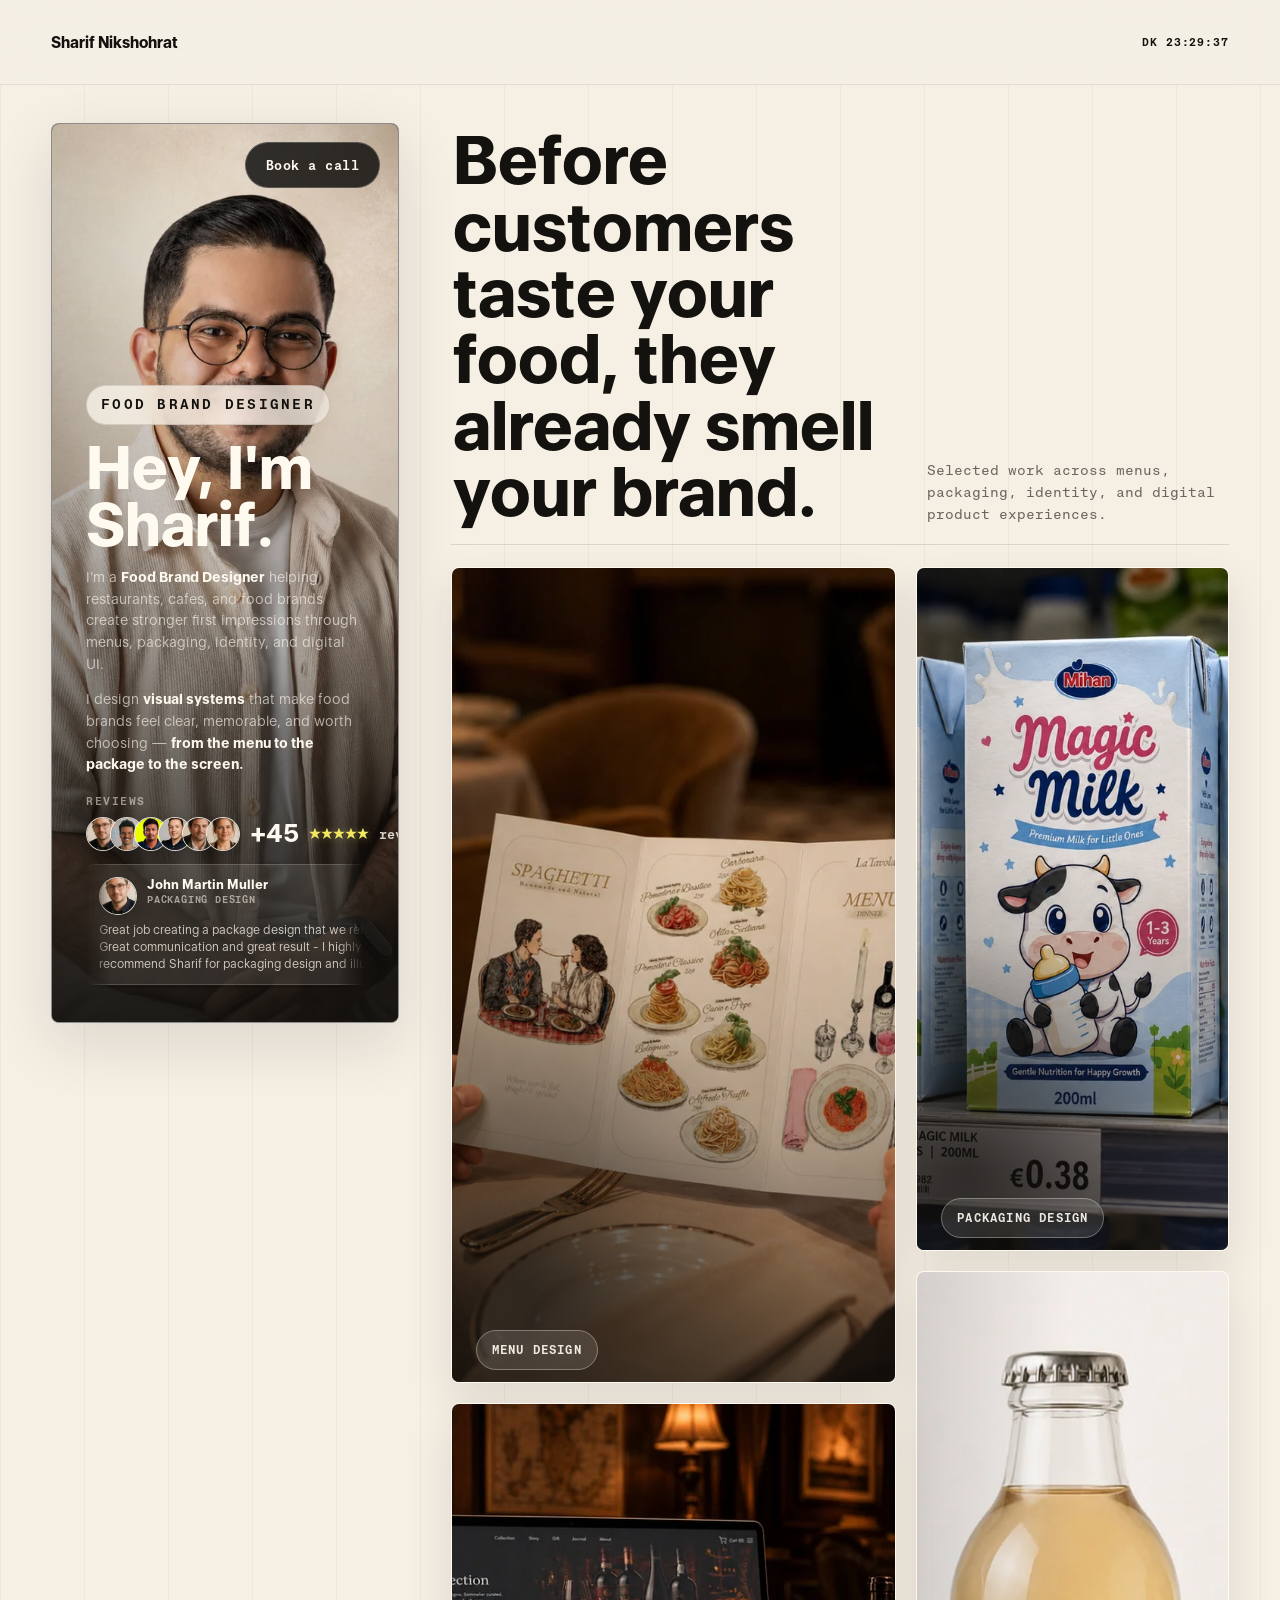
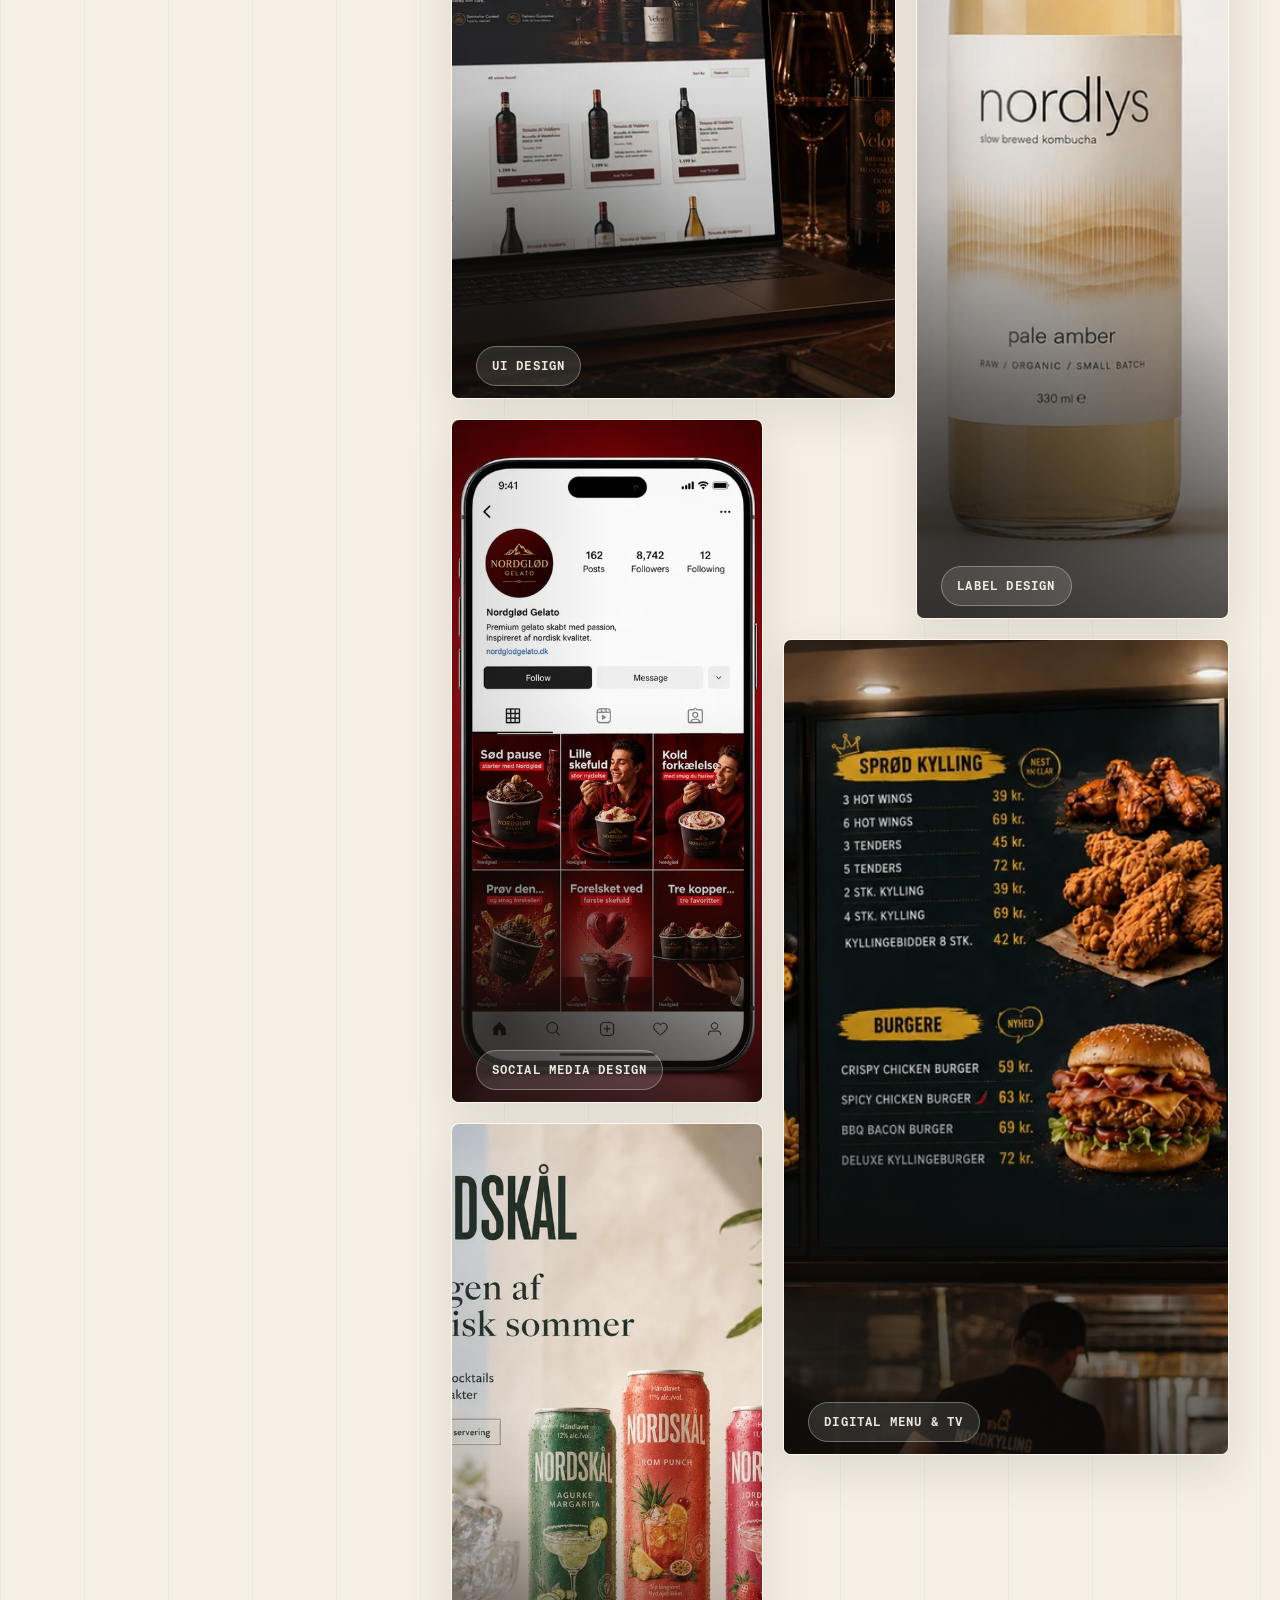
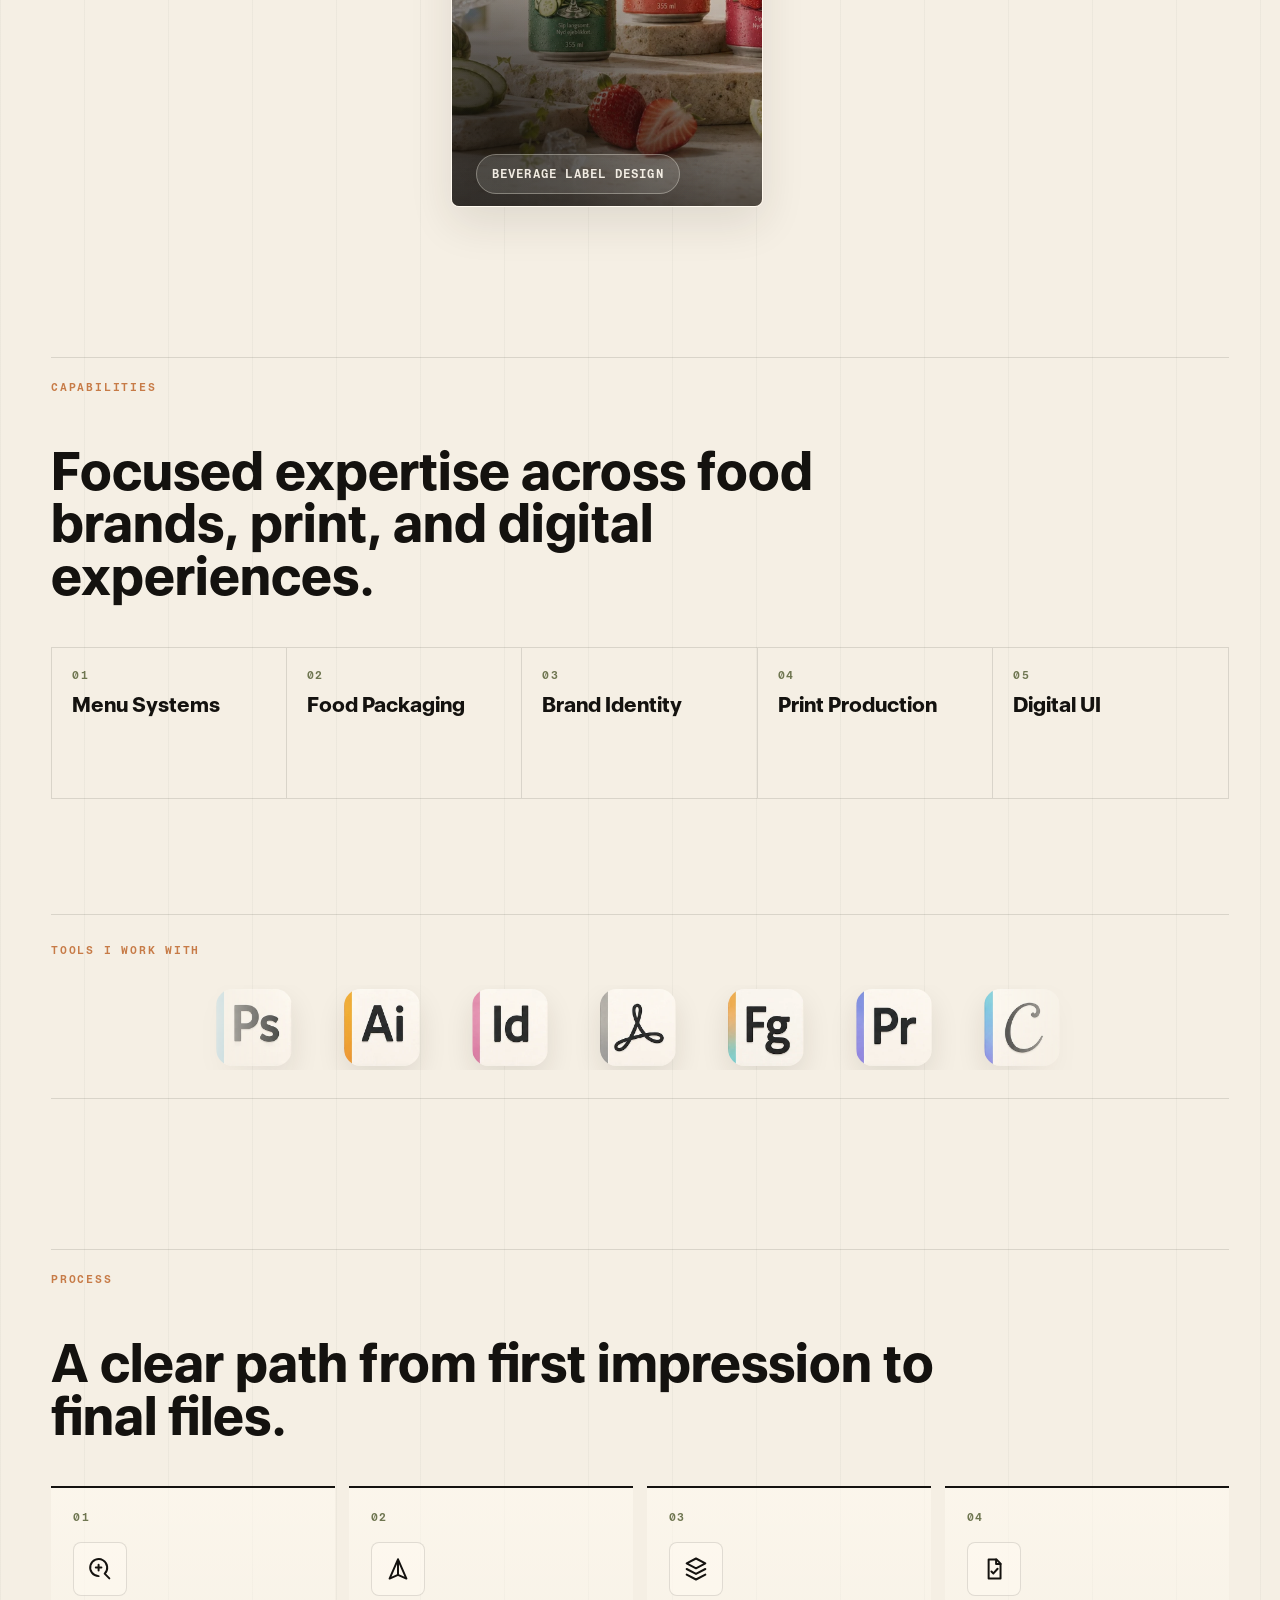
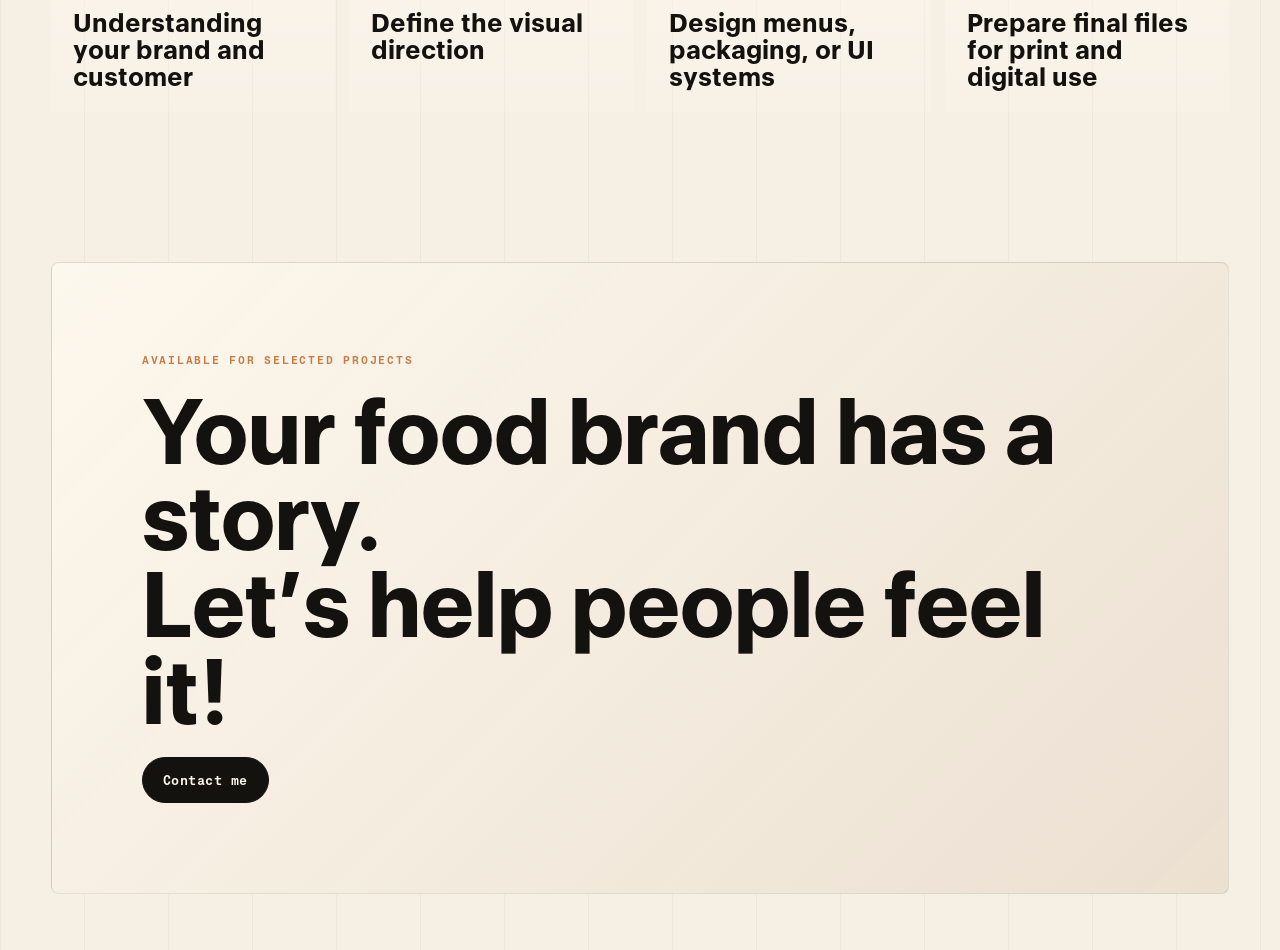
<file: create-a-premium-personal-portfolio-website/index.html>
<!doctype html>
<html lang="en">
  <head>
    <meta charset="utf-8">
    <meta name="viewport" content="width=device-width, initial-scale=1">
    <meta
      name="description"
      content="Sharif Nikshohrat is a Food Brand Designer creating menus, packaging, identity, and digital UI for restaurants, cafes, bakeries, coffee brands, beverage brands, and food startups."
    >
    <title>Sharif Nikshohrat | Food Brand Designer</title>
    <link rel="stylesheet" href="styles.css">
    <script src="image-assets.js" defer></script>
    <script src="script.js" defer></script>
  </head>
  <body>
    <div class="cursor-dot" aria-hidden="true"></div>

    <header class="site-nav" aria-label="Primary navigation">
      <a class="brand-mark" href="#top" aria-label="Sharif Nikshohrat home">Sharif Nikshohrat</a>
      <nav class="nav-links" aria-label="Local time">
        <span class="local-time" id="localTime" aria-label="Local time in Denmark">DK --:--:--</span>
      </nav>
    </header>

    <main id="top">
      <section class="hero-shell" aria-label="Sharif Nikshohrat portfolio introduction">
        <aside class="intro-card">
          <img src="assets/optimized/portrait-800.32025d96d8c4.webp" alt="Editorial portrait of Sharif in a warm design studio" loading="eager" fetchpriority="high" decoding="async" data-source="assets/portrait.png" width="1023" height="1537" srcset="assets/optimized/portrait-480.1bb4e93e86ae.webp 480w, assets/optimized/portrait-800.32025d96d8c4.webp 800w, assets/optimized/portrait-1023.93b5809a1c5e.webp 1023w" sizes="(max-width: 820px) 750px, (max-width: 1100px) 600px, 500px">
          <button class="book-button intro-book" type="button" data-open-contact>Book a call</button>
          <div class="intro-overlay">
            <p class="eyebrow">Food Brand Designer</p>
            <h1>Hey, I'm Sharif.</h1>
            <p class="intro-copy">
              I'm a <span class="intro-emphasis">Food Brand Designer</span> helping restaurants, cafes, and food brands create stronger first impressions through menus, packaging, identity, and digital UI.
            </p>
            <p class="intro-copy">
              I design <span class="intro-emphasis">visual systems</span> that make food brands feel clear, memorable, and worth choosing &mdash; <span class="intro-emphasis">from the menu to the package to the screen.</span>
            </p>

            <div class="intro-reviews" aria-label="Client reviews">
              <div class="review-summary">
                <p class="review-label">Reviews</p>
                <div class="review-score">
                  <div class="avatar-stack" aria-hidden="true">
                    <img class="client-avatar" src="assets/optimized/client-john-160.603a5bfab86b.webp" alt="" loading="lazy" decoding="async" data-source="assets/client-john.png" width="360" height="724">
                    <img class="client-avatar" src="assets/optimized/client-juan-133.96b23bf50234.webp" alt="" loading="lazy" decoding="async" data-source="assets/client-juan.webp" width="133" height="100">
                    <img class="client-avatar" src="assets/optimized/client-salman-133.82f2e490ae78.webp" alt="" loading="lazy" decoding="async" data-source="assets/client-salman.png" width="133" height="100">
                    <img class="client-avatar" src="assets/optimized/client-luka-133.86b65a324076.webp" alt="" loading="lazy" decoding="async" data-source="assets/client-luka.webp" width="133" height="100">
                    <img class="client-avatar" src="assets/optimized/client-extra-01-160.fde5b9705b6f.webp" alt="" loading="lazy" decoding="async" data-source="assets/client-extra-01.png" width="360" height="724">
                    <img class="client-avatar" src="assets/optimized/client-extra-02-160.90976a577548.webp" alt="" loading="lazy" decoding="async" data-source="assets/client-extra-02.png" width="360" height="724">
                  </div>
                  <strong>+45</strong>
                  <span class="star-rating" aria-label="Five star rating">&#9733;&#9733;&#9733;&#9733;&#9733;</span>
                  <span>reviews</span>
                </div>
              </div>

              <div class="review-marquee" aria-label="Animated client testimonials">
                <div class="review-track">
                  <article class="review-note">
                    <img class="client-avatar" src="assets/optimized/client-john-160.603a5bfab86b.webp" alt="John Martin Muller" loading="lazy" decoding="async" data-source="assets/client-john.png" width="360" height="724">
                    <div>
                      <strong>John Martin Muller</strong>
                      <span>Packaging design</span>
                    </div>
                    <p>Great job creating a package design that we really love. Great communication and great result - I highly recommend Sharif for packaging design and illustrations!</p>
                  </article>
                  <article class="review-note">
                    <img class="client-avatar" src="assets/optimized/client-juan-133.96b23bf50234.webp" alt="Juan Mantz" loading="lazy" decoding="async" data-source="assets/client-juan.webp" width="133" height="100">
                    <div>
                      <strong>Juan Mantz</strong>
                      <span>Brand project</span>
                    </div>
                    <p>I had an amazing experience with Sharif. Very proactive and willing to make changes on demand. Totally recommendable.! Five stars!</p>
                  </article>
                  <article class="review-note">
                    <img class="client-avatar" src="assets/optimized/client-salman-133.82f2e490ae78.webp" alt="Salman Ravanan" loading="lazy" decoding="async" data-source="assets/client-salman.png" width="133" height="100">
                    <div>
                      <strong>Salman Ravanan</strong>
                      <span>CV design</span>
                    </div>
                    <p>Very good freelancer. Understood the assignment and delivered quality output!</p>
                  </article>
                  <article class="review-note">
                    <img class="client-avatar" src="assets/optimized/client-luka-133.86b65a324076.webp" alt="Luka Bjelica" loading="lazy" decoding="async" data-source="assets/client-luka.webp" width="133" height="100">
                    <div>
                      <strong>Luka Bjelica</strong>
                      <span>Menu design</span>
                    </div>
                    <p>Great work! Bravo</p>
                  </article>
                  <article class="review-note">
                    <span class="client-avatar client-avatar-initials" aria-hidden="true">BB</span>
                    <div>
                      <strong>Brandon Bevins</strong>
                      <span>Cocktail menu</span>
                    </div>
                    <p>GREAT JOB SHARIF. THANK YOU SO MUCH FOR YOUR HELP ON OUR COCKTAIL MENU.</p>
                  </article>
                  <article class="review-note">
                    <span class="client-avatar client-avatar-initials" aria-hidden="true">BB</span>
                    <div>
                      <strong>Brandon Bevins</strong>
                      <span title="Design Premium Table Tent for Bourbon Pairing Dinner">Mulberry Street &middot; Table Tent &middot; 5.0/5</span>
                    </div>
                    <p>Easy communicator, fast, efficient, excellent design.</p>
                  </article>
                  <article class="review-note" aria-hidden="true">
                    <img class="client-avatar" src="assets/optimized/client-john-160.603a5bfab86b.webp" alt="" loading="lazy" decoding="async" data-source="assets/client-john.png" width="360" height="724">
                    <div>
                      <strong>John Martin Muller</strong>
                      <span>Packaging design</span>
                    </div>
                    <p>Great job creating a package design that we really love. Great communication and great result - I highly recommend Sharif for packaging design and illustrations!</p>
                  </article>
                  <article class="review-note" aria-hidden="true">
                    <img class="client-avatar" src="assets/optimized/client-juan-133.96b23bf50234.webp" alt="" loading="lazy" decoding="async" data-source="assets/client-juan.webp" width="133" height="100">
                    <div>
                      <strong>Juan Mantz</strong>
                      <span>Brand project</span>
                    </div>
                    <p>I had an amazing experience with Sharif. Very proactive and willing to make changes on demand. Totally recommendable.! Five stars!</p>
                  </article>
                  <article class="review-note" aria-hidden="true">
                    <img class="client-avatar" src="assets/optimized/client-salman-133.82f2e490ae78.webp" alt="" loading="lazy" decoding="async" data-source="assets/client-salman.png" width="133" height="100">
                    <div>
                      <strong>Salman Ravanan</strong>
                      <span>CV design</span>
                    </div>
                    <p>Very good freelancer. Understood the assignment and delivered quality output!</p>
                  </article>
                  <article class="review-note" aria-hidden="true">
                    <img class="client-avatar" src="assets/optimized/client-luka-133.86b65a324076.webp" alt="" loading="lazy" decoding="async" data-source="assets/client-luka.webp" width="133" height="100">
                    <div>
                      <strong>Luka Bjelica</strong>
                      <span>Menu design</span>
                    </div>
                    <p>Great work! Bravo</p>
                  </article>
                  <article class="review-note" aria-hidden="true">
                    <span class="client-avatar client-avatar-initials">BB</span>
                    <div>
                      <strong>Brandon Bevins</strong>
                      <span>Cocktail menu</span>
                    </div>
                    <p>GREAT JOB SHARIF. THANK YOU SO MUCH FOR YOUR HELP ON OUR COCKTAIL MENU.</p>
                  </article>
                  <article class="review-note" aria-hidden="true">
                    <span class="client-avatar client-avatar-initials">BB</span>
                    <div>
                      <strong>Brandon Bevins</strong>
                      <span title="Design Premium Table Tent for Bourbon Pairing Dinner">Mulberry Street &middot; Table Tent &middot; 5.0/5</span>
                    </div>
                    <p>Easy communicator, fast, efficient, excellent design.</p>
                  </article>
                </div>
              </div>
            </div>
          </div>
        </aside>

        <div class="portfolio-side">
          <div class="portfolio-kicker">
            <p>Before customers taste your food, they already smell your brand.</p>
            <span>Selected work across menus, packaging, identity, and digital product experiences.</span>
          </div>

          <section class="portfolio-grid" aria-label="Selected portfolio projects">
            <article class="project-card card-large" tabindex="0" role="button" data-project="restaurant-menu" aria-label="Open Menu Design category">
              <img src="assets/optimized/menu-spaghetti-trifold-800.51ed7ee1d452.webp" alt="Spaghetti trifold restaurant menu opened on a white tablecloth" loading="lazy" decoding="async" data-source="assets/menu-spaghetti-trifold.png" width="1448" height="1086" srcset="assets/optimized/menu-spaghetti-trifold-480.4de2f150302c.webp 480w, assets/optimized/menu-spaghetti-trifold-800.51ed7ee1d452.webp 800w, assets/optimized/menu-spaghetti-trifold-1200.a919a4ceb345.webp 1200w, assets/optimized/menu-spaghetti-trifold-1280.1cb48f922561.webp 1280w" sizes="(max-width: 820px) max(calc(100vw - 28px), 747px), max(34vw, 1088px)">
              <div class="project-info">
                <span class="project-pill">Menu Design</span>
              </div>
            </article>

            <article class="project-card card-medium" tabindex="0" role="button" data-project="food-packaging" aria-label="Open Packaging Design category">
              <img src="assets/optimized/packaging-magic-milk-800.d9a72b004d89.webp" alt="Magic Milk packaging design displayed on a retail shelf" loading="lazy" decoding="async" data-source="assets/packaging-magic-milk.png" width="1448" height="1086" srcset="assets/optimized/packaging-magic-milk-480.f760fa5876f5.webp 480w, assets/optimized/packaging-magic-milk-800.d9a72b004d89.webp 800w, assets/optimized/packaging-magic-milk-1200.353060dc3cce.webp 1200w, assets/optimized/packaging-magic-milk-1280.5572e4f8de6b.webp 1280w" sizes="(max-width: 820px) max(calc(100vw - 28px), 747px), max(34vw, 912px)">
              <div class="project-info">
                <span class="project-pill">Packaging Design</span>
              </div>
            </article>

            <article class="project-card card-tall" tabindex="0" role="button" data-project="label-design" aria-label="Open Label Design category">
              <img src="assets/optimized/label-design-bottles-800.e6c3645d73ca.webp" alt="Nordlys kombucha label design across three bottle flavors" loading="lazy" decoding="async" data-source="assets/label-design-bottles.png" width="1448" height="1086" srcset="assets/optimized/label-design-bottles-480.f60f7b350b2c.webp 480w, assets/optimized/label-design-bottles-800.e6c3645d73ca.webp 800w, assets/optimized/label-design-bottles-1200.8fbf27add8c6.webp 1200w, assets/optimized/label-design-bottles-1280.2ad8e61778fa.webp 1280w" sizes="(max-width: 820px) max(calc(100vw - 28px), 747px), max(34vw, 1264px)">
              <div class="project-info">
                <span class="project-pill">Label Design</span>
              </div>
            </article>

            <article class="project-card card-small" tabindex="0" role="button" data-project="digital-menu-ui" aria-label="Open UI Design category">
              <img src="assets/optimized/digital-menu-ui-800.74a56387ff31.webp" alt="Digital restaurant menu UI displayed on tablet and phone" loading="lazy" decoding="async" data-source="assets/digital-menu-ui.png" width="1448" height="1086" srcset="assets/optimized/digital-menu-ui-480.27b8d3eca57e.webp 480w, assets/optimized/digital-menu-ui-800.74a56387ff31.webp 800w, assets/optimized/digital-menu-ui-1200.dc6131ca54aa.webp 1200w, assets/optimized/digital-menu-ui-1280.574bbe14015c.webp 1280w" sizes="(max-width: 820px) max(calc(100vw - 28px), 747px), max(34vw, 795px)">
              <div class="project-info">
                <span class="project-pill">UI Design</span>
              </div>
            </article>

            <article class="project-card card-medium" tabindex="0" role="button" data-project="coffee-subscription" aria-label="Open Social Media Design category">
              <img src="assets/optimized/social-media-profile-grid-800.b9c2eb70901c.webp" alt="Nordgloed gelato social media profile grid displayed on a phone" loading="lazy" decoding="async" data-source="assets/social-media-profile-grid.png" width="1122" height="1402" srcset="assets/optimized/social-media-profile-grid-480.69cf0ee20554.webp 480w, assets/optimized/social-media-profile-grid-800.b9c2eb70901c.webp 800w, assets/optimized/social-media-profile-grid-1122.d4090a0181da.webp 1122w" sizes="(max-width: 820px) max(calc(100vw - 28px), 448px), max(34vw, 547px)">
              <div class="project-info">
                <span class="project-pill">Social Media Design</span>
              </div>
            </article>

            <article class="project-card card-large" tabindex="0" role="button" data-project="restaurant-landing" aria-label="Open Digital Menu and TV category">
              <img src="assets/optimized/digital-menu-tv-board-800.b0c35e786cb3.webp" alt="Digital restaurant menu boards displayed above a counter" loading="lazy" decoding="async" data-source="assets/digital-menu-tv-board.png" width="1672" height="941" srcset="assets/optimized/digital-menu-tv-board-480.003a1882df68.webp 480w, assets/optimized/digital-menu-tv-board-800.b0c35e786cb3.webp 800w, assets/optimized/digital-menu-tv-board-1200.8ab6c3b176e1.webp 1200w, assets/optimized/digital-menu-tv-board-1280.903c7fcd228a.webp 1280w" sizes="(max-width: 820px) max(calc(100vw - 28px), 995px), max(34vw, 1450px)">
              <div class="project-info">
                <span class="project-pill">Digital Menu &amp; TV</span>
              </div>
            </article>

            <article class="project-card card-medium" tabindex="0" role="button" data-project="beverage-label" aria-label="Open Beverage Label Design category">
              <img src="assets/optimized/beverage-nordskal-campaign-800.4740132d4510.webp" alt="Nordskal canned cocktail campaign with three cans and fresh ingredients" loading="lazy" decoding="async" data-source="assets/beverage-nordskal-campaign.png" width="1122" height="1402" srcset="assets/optimized/beverage-nordskal-campaign-480.c8b555d878da.webp 480w, assets/optimized/beverage-nordskal-campaign-800.4740132d4510.webp 800w, assets/optimized/beverage-nordskal-campaign-1122.fb0c49a2e325.webp 1122w" sizes="(max-width: 820px) max(calc(100vw - 28px), 448px), max(34vw, 547px)">
              <div class="project-info">
                <span class="project-pill">Beverage Label Design</span>
              </div>
            </article>
          </section>
        </div>
      </section>

      <section class="section-block capabilities-section" aria-labelledby="capabilitiesTitle">
        <div class="section-heading">
          <p class="eyebrow">Capabilities</p>
          <h2 id="capabilitiesTitle">Focused expertise across food brands, print, and digital experiences.</h2>
        </div>
        <div class="capabilities-row">
          <article class="capability-item"><span>01</span><h3>Menu Systems</h3></article>
          <article class="capability-item"><span>02</span><h3>Food Packaging</h3></article>
          <article class="capability-item"><span>03</span><h3>Brand Identity</h3></article>
          <article class="capability-item"><span>04</span><h3>Print Production</h3></article>
          <article class="capability-item"><span>05</span><h3>Digital UI</h3></article>
        </div>
      </section>

      <section class="tools-showcase" aria-label="Design tools">
        <p class="eyebrow">Tools I work with</p>
        <div class="tools-marquee">
          <div class="tools-track">
            <figure class="app-icon"><img src="assets/optimized/app-photoshop-264.fbfb09bbc6f0.webp" alt="Adobe Photoshop" loading="lazy" decoding="async" data-source="assets/app-photoshop.png" width="264" height="280"></figure>
            <figure class="app-icon"><img src="assets/optimized/app-illustrator-264.c8f26493fa47.webp" alt="Adobe Illustrator" loading="lazy" decoding="async" data-source="assets/app-illustrator.png" width="265" height="280"></figure>
            <figure class="app-icon"><img src="assets/optimized/app-indesign-258.6e2c014f52ba.webp" alt="Adobe InDesign" loading="lazy" decoding="async" data-source="assets/app-indesign.png" width="258" height="280"></figure>
            <figure class="app-icon"><img src="assets/optimized/app-acrobat-262.47f01aaa5f73.webp" alt="Adobe Acrobat" loading="lazy" decoding="async" data-source="assets/app-acrobat.png" width="262" height="285"></figure>
            <figure class="app-icon"><img src="assets/optimized/app-figma-264.81f5c29d3b65.webp" alt="Figma" loading="lazy" decoding="async" data-source="assets/app-figma.png" width="264" height="283"></figure>
            <figure class="app-icon"><img src="assets/optimized/app-premiere-264.315d461be8a6.webp" alt="Adobe Premiere Pro" loading="lazy" decoding="async" data-source="assets/app-premiere.png" width="264" height="284"></figure>
            <figure class="app-icon"><img src="assets/optimized/app-canva-264.728771e74ee4.webp" alt="Canva" loading="lazy" decoding="async" data-source="assets/app-canva.png" width="265" height="284"></figure>
            <figure class="app-icon"><img src="assets/optimized/app-chatgpt-264.0019efb150cb.webp" alt="ChatGPT" loading="lazy" decoding="async" data-source="assets/app-chatgpt.png" width="267" height="284"></figure>
            <figure class="app-icon"><img src="assets/optimized/app-claude-264.8b5ff7358495.webp" alt="Claude" loading="lazy" decoding="async" data-source="assets/app-claude.png" width="264" height="284"></figure>
            <figure class="app-icon"><img src="assets/optimized/app-midjourney-261.a4ef9fc54e95.webp" alt="Midjourney" loading="lazy" decoding="async" data-source="assets/app-midjourney.png" width="261" height="284"></figure>
            <figure class="app-icon" aria-hidden="true"><img src="assets/optimized/app-photoshop-264.fbfb09bbc6f0.webp" alt="" loading="lazy" decoding="async" data-source="assets/app-photoshop.png" width="264" height="280"></figure>
            <figure class="app-icon" aria-hidden="true"><img src="assets/optimized/app-illustrator-264.c8f26493fa47.webp" alt="" loading="lazy" decoding="async" data-source="assets/app-illustrator.png" width="265" height="280"></figure>
            <figure class="app-icon" aria-hidden="true"><img src="assets/optimized/app-indesign-258.6e2c014f52ba.webp" alt="" loading="lazy" decoding="async" data-source="assets/app-indesign.png" width="258" height="280"></figure>
            <figure class="app-icon" aria-hidden="true"><img src="assets/optimized/app-acrobat-262.47f01aaa5f73.webp" alt="" loading="lazy" decoding="async" data-source="assets/app-acrobat.png" width="262" height="285"></figure>
            <figure class="app-icon" aria-hidden="true"><img src="assets/optimized/app-figma-264.81f5c29d3b65.webp" alt="" loading="lazy" decoding="async" data-source="assets/app-figma.png" width="264" height="283"></figure>
            <figure class="app-icon" aria-hidden="true"><img src="assets/optimized/app-premiere-264.315d461be8a6.webp" alt="" loading="lazy" decoding="async" data-source="assets/app-premiere.png" width="264" height="284"></figure>
            <figure class="app-icon" aria-hidden="true"><img src="assets/optimized/app-canva-264.728771e74ee4.webp" alt="" loading="lazy" decoding="async" data-source="assets/app-canva.png" width="265" height="284"></figure>
            <figure class="app-icon" aria-hidden="true"><img src="assets/optimized/app-chatgpt-264.0019efb150cb.webp" alt="" loading="lazy" decoding="async" data-source="assets/app-chatgpt.png" width="267" height="284"></figure>
            <figure class="app-icon" aria-hidden="true"><img src="assets/optimized/app-claude-264.8b5ff7358495.webp" alt="" loading="lazy" decoding="async" data-source="assets/app-claude.png" width="264" height="284"></figure>
            <figure class="app-icon" aria-hidden="true"><img src="assets/optimized/app-midjourney-261.a4ef9fc54e95.webp" alt="" loading="lazy" decoding="async" data-source="assets/app-midjourney.png" width="261" height="284"></figure>
          </div>
        </div>
      </section>

      <section class="section-block process-section" aria-labelledby="processTitle">
        <div class="section-heading">
          <p class="eyebrow">Process</p>
          <h2 id="processTitle">A clear path from first impression to final files.</h2>
        </div>
        <ol class="process-list">
          <li>
            <span>01</span>
            <i class="process-icon" aria-hidden="true">
              <svg viewBox="0 0 24 24" focusable="false">
                <path d="M10.8 18.1a7.3 7.3 0 1 1 5.2-2.1l4 4"></path>
                <path d="M8.4 10.8h4.8"></path>
                <path d="M10.8 8.4v4.8"></path>
              </svg>
            </i>
            <p>Understanding your brand and customer</p>
          </li>
          <li>
            <span>02</span>
            <i class="process-icon" aria-hidden="true">
              <svg viewBox="0 0 24 24" focusable="false">
                <path d="M12 3.8l7.2 16.4-7.2-3.2-7.2 3.2L12 3.8Z"></path>
                <path d="M12 3.8V17"></path>
              </svg>
            </i>
            <p>Define the visual direction</p>
          </li>
          <li>
            <span>03</span>
            <i class="process-icon" aria-hidden="true">
              <svg viewBox="0 0 24 24" focusable="false">
                <path d="M4 7.2 12 3l8 4.2-8 4.2L4 7.2Z"></path>
                <path d="m4 12 8 4.2 8-4.2"></path>
                <path d="m4 16.8 8 4.2 8-4.2"></path>
              </svg>
            </i>
            <p>Design menus, packaging, or UI systems</p>
          </li>
          <li>
            <span>04</span>
            <i class="process-icon" aria-hidden="true">
              <svg viewBox="0 0 24 24" focusable="false">
                <path d="M7.4 3.8h6.7l3.5 3.6v12.8H7.4V3.8Z"></path>
                <path d="M13.8 3.8v4h3.8"></path>
                <path d="m9.8 14.1 1.7 1.7 3.6-4"></path>
              </svg>
            </i>
            <p>Prepare final files for print and digital use</p>
          </li>
        </ol>
      </section>

      <section class="final-cta" id="contact" aria-labelledby="contactTitle">
        <p class="eyebrow">Available for selected projects</p>
        <h2 id="contactTitle">
          <span>Your food brand has a story.</span>
          <span>Let&rsquo;s help people feel it!</span>
        </h2>
        <button class="book-button" type="button" data-open-contact>Contact me</button>
      </section>
    </main>

    <div class="case-modal" id="caseModal" aria-hidden="true">
      <div class="modal-backdrop" data-close-modal></div>
      <section class="modal-panel" role="dialog" aria-modal="true" aria-labelledby="modalTitle">
        <button class="modal-close" type="button" aria-label="Close case study" data-close-modal>Close</button>
        <div class="modal-layout">
          <div class="modal-gallery" aria-label="Projects in this category">
            <div class="modal-gallery-heading">
              <span>Projects in this category</span>
              <strong id="modalProjectTotal">1 project</strong>
            </div>
            <button class="modal-visual" id="modalVisualButton" type="button" aria-label="Open project image fullscreen">
              <img id="modalImage" alt="" decoding="async" draggable="false">
              <span class="modal-zoom-hint">Open fullscreen</span>
            </button>
            <div class="active-project-context" aria-live="polite">
              <div>
                <span id="modalProjectIndex">Project 01 of 01</span>
                <strong id="modalProjectName">Project name</strong>
              </div>
              <span id="modalProjectImages">Independent project</span>
            </div>
            <div class="thumbnail-rail" id="modalThumbnails" aria-label="Project thumbnails"></div>
          </div>
          <div class="modal-content">
            <p class="eyebrow" id="modalCategory">Category</p>
            <h2 id="modalTitle">Project title</h2>
            <p class="modal-result" id="modalResult"></p>
            <div class="case-info-grid">
              <article class="case-info-card">
                <span>Focus</span>
                <p id="modalFocus"></p>
              </article>
              <article class="case-info-card">
                <span>Deliverables</span>
                <p id="modalDeliverables"></p>
              </article>
              <article class="case-info-card tools-card">
                <span>Tools</span>
                <div class="tool-icon-row" id="modalTools" aria-label="Tools used"></div>
              </article>
            </div>
            <div class="modal-project-nav" aria-label="Project navigation">
              <button class="project-nav-button" id="modalPrevProject" type="button">
                <span>Previous Project</span>
                <strong id="modalPrevTitle">Project</strong>
              </button>
              <button class="project-nav-button next" id="modalNextProject" type="button">
                <span>Next Project</span>
                <strong id="modalNextTitle">Project</strong>
              </button>
            </div>
          </div>
        </div>
      </section>
    </div>

    <div class="image-lightbox" id="imageLightbox" aria-hidden="true">
      <div class="lightbox-backdrop" data-close-lightbox></div>
      <section class="lightbox-panel" role="dialog" aria-modal="true" aria-label="Project image viewer with zoom and drag controls">
        <button class="lightbox-close" id="lightboxClose" type="button" aria-label="Close image viewer" data-close-lightbox>Close</button>
        <button class="lightbox-nav lightbox-prev" id="lightboxPrev" type="button" aria-label="Previous image">Prev</button>
        <figure class="lightbox-figure">
          <img id="lightboxImage" alt="" decoding="async" draggable="false">
          <figcaption id="lightboxCaption"></figcaption>
          <span class="lightbox-pan-hint" id="lightboxPanHint" aria-live="polite">Zoom in, then drag to explore</span>
        </figure>
        <div class="lightbox-controls" aria-label="Zoom controls">
          <button id="lightboxZoomOut" type="button" aria-label="Zoom out">-</button>
          <span id="lightboxZoomLabel">100%</span>
          <button id="lightboxZoomIn" type="button" aria-label="Zoom in">+</button>
        </div>
        <button class="lightbox-nav lightbox-next" id="lightboxNext" type="button" aria-label="Next image">Next</button>
      </section>
    </div>

    <div class="contact-modal" id="contactModal" aria-hidden="true">
      <div class="contact-backdrop" data-close-contact></div>
      <section class="contact-panel" role="dialog" aria-modal="true" aria-labelledby="contactModalTitle">
        <button class="modal-close contact-close" type="button" aria-label="Close contact options" data-close-contact>Close</button>
        <p class="eyebrow">Contact me</p>
        <h2 id="contactModalTitle">Choose how to contact Sharif.</h2>
        <p class="contact-copy">For project inquiries, menu systems, packaging, brand identity, or digital UI work.</p>
        <div class="contact-options" aria-label="Contact options">
          <a class="contact-option" href="https://wa.me/4581913288?text=Hi%20Sharif%2C%20I%27d%20like%20to%20talk%20about%20a%20food%20brand%20design%20project." target="_blank" rel="noreferrer">
            <span class="contact-option-icon" aria-hidden="true">
              <img alt="" data-source="assets/contact-whatsapp.png" width="1254" height="1254" decoding="async" data-src="assets/optimized/contact-whatsapp-320.ad417fd97143.webp">
            </span>
            <span>
              <strong>WhatsApp</strong>
              <small>+45 8191 3288</small>
            </span>
          </a>
          <a class="contact-option" href="mailto:sharif@nikshohrat.com?subject=Project%20inquiry%20for%20Sharif%20Nikshohrat">
            <span class="contact-option-icon" aria-hidden="true">
              <img alt="" data-source="assets/contact-email.png" width="1254" height="1254" decoding="async" data-src="assets/optimized/contact-email-320.b1f74142ed4e.webp">
            </span>
            <span>
              <strong>Email</strong>
              <small>sharif@nikshohrat.com</small>
            </span>
          </a>
          <a class="contact-option" href="https://www.upwork.com/freelancers/~01335d34afd4d84e67?mp_source=share" target="_blank" rel="noreferrer">
            <span class="contact-option-icon" aria-hidden="true">
              <img alt="" data-source="assets/contact-upwork.png" width="1254" height="1254" decoding="async" data-src="assets/optimized/contact-upwork-320.f5a789ee552a.webp">
            </span>
            <span>
              <strong>Upwork</strong>
              <small>View profile and start a project</small>
            </span>
          </a>
          <a class="contact-option" href="https://calendar.app.google/YGfscLyRi5fq3q7C6" target="_blank" rel="noreferrer">
            <span class="contact-option-icon" aria-hidden="true">
              <img alt="" data-source="assets/contact-calendar.png" width="1254" height="1254" decoding="async" data-src="assets/optimized/contact-calendar-320.1ee8a7e3af19.webp">
            </span>
            <span>
              <strong>Book a call</strong>
              <small>Choose a time on Google Calendar</small>
            </span>
          </a>
        </div>
      </section>
    </div>

  </body>
</html>
</file>
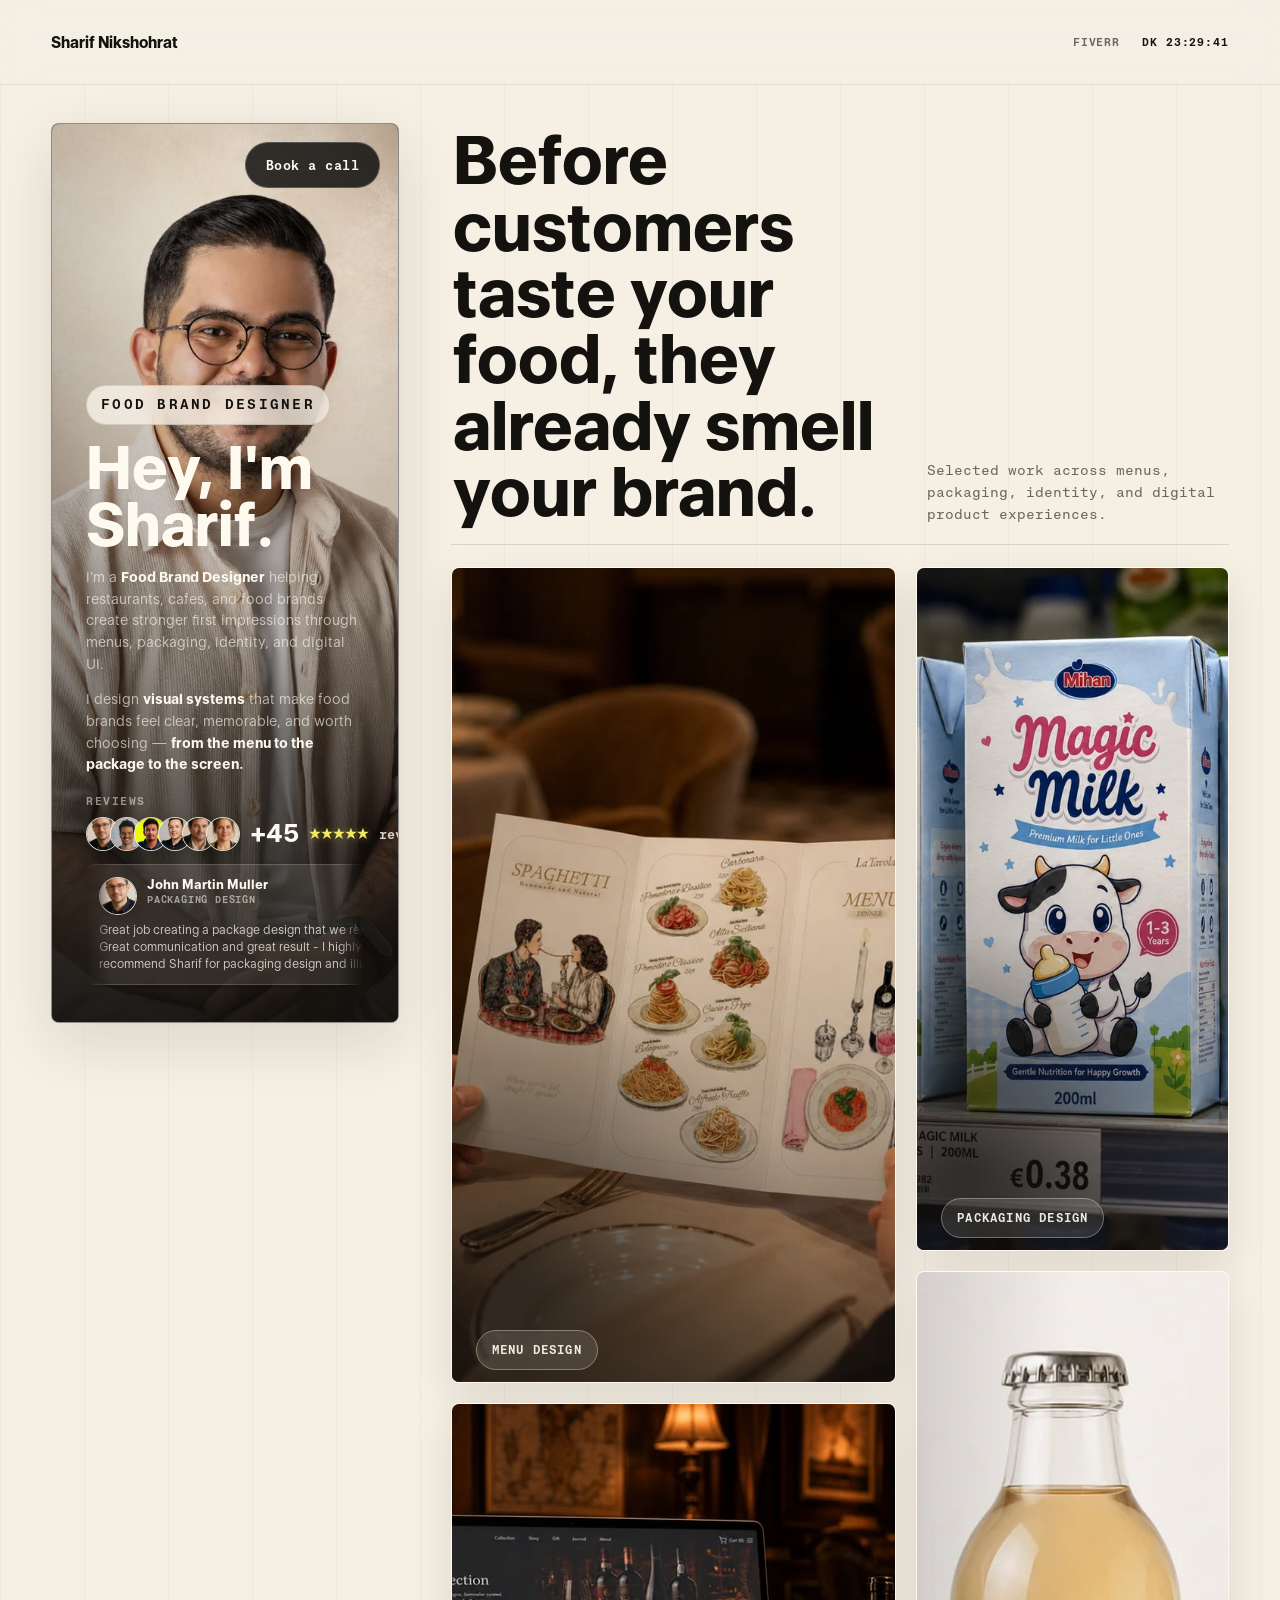
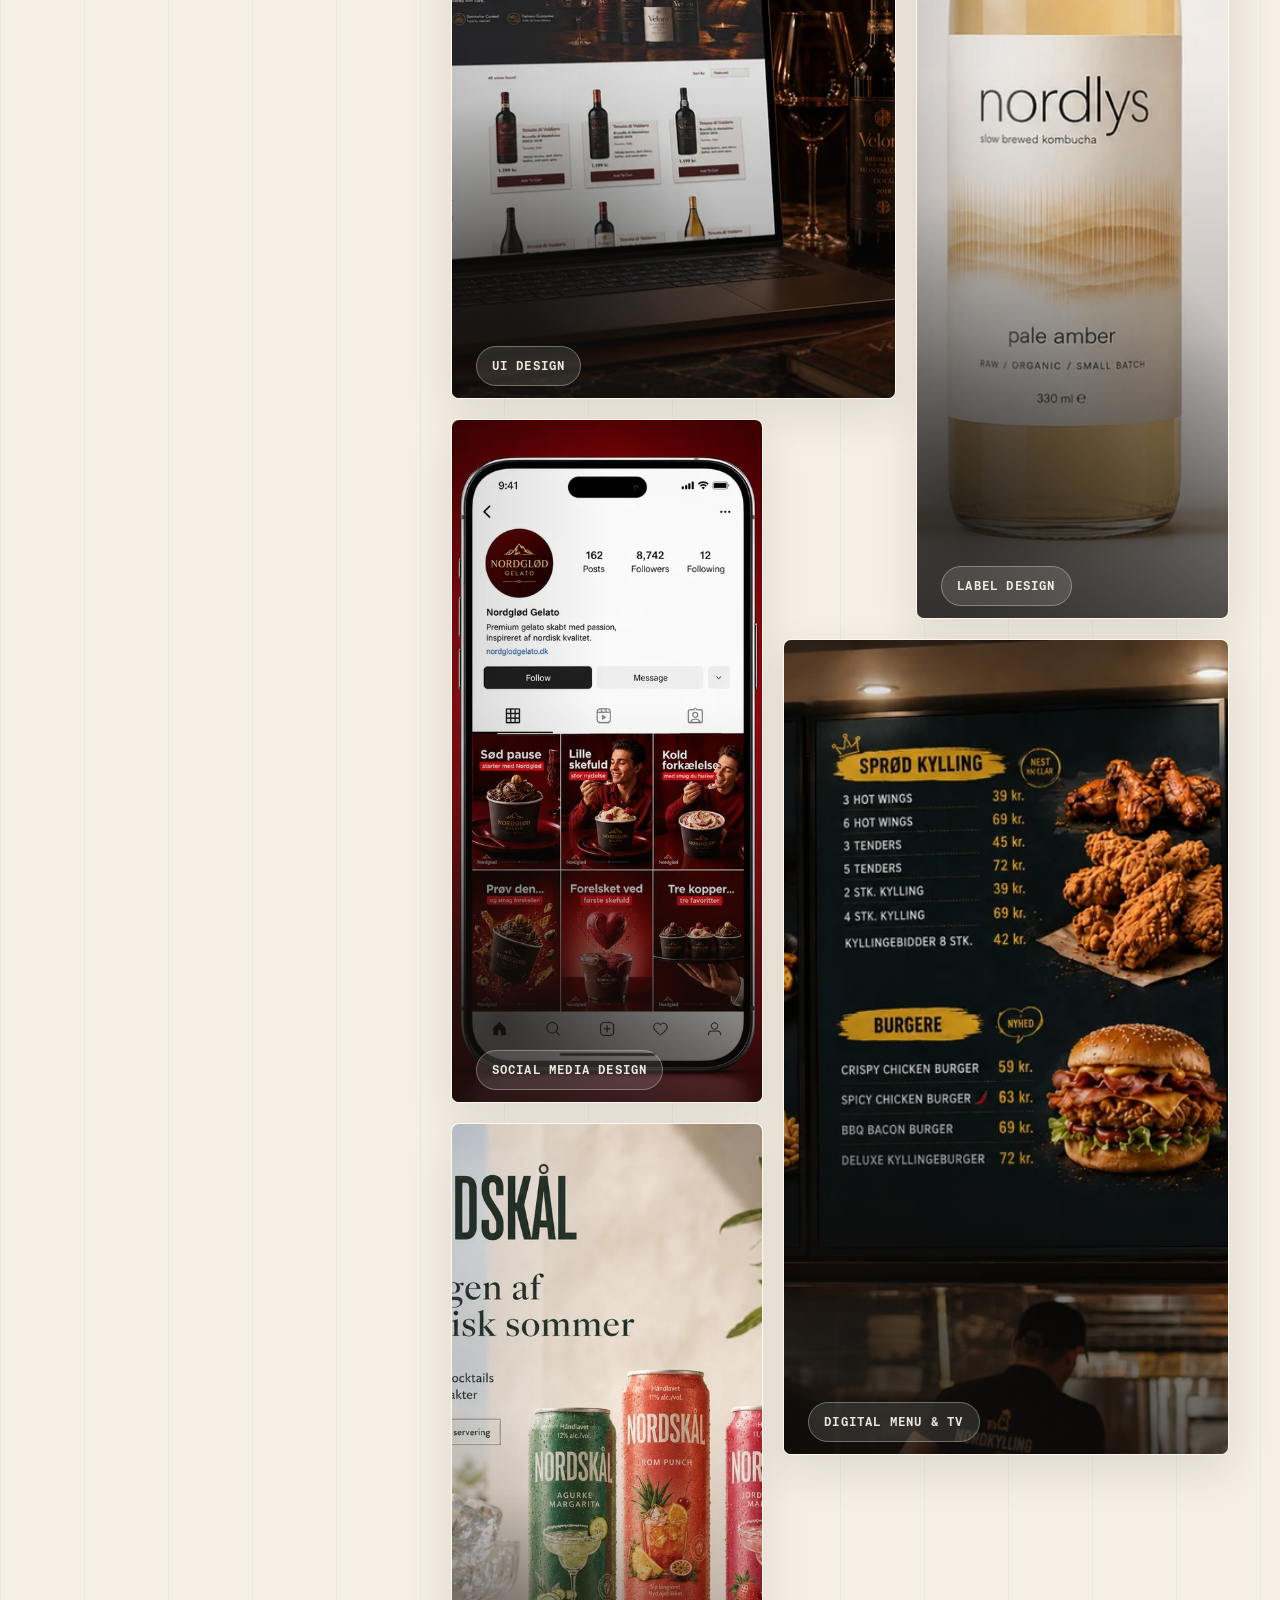
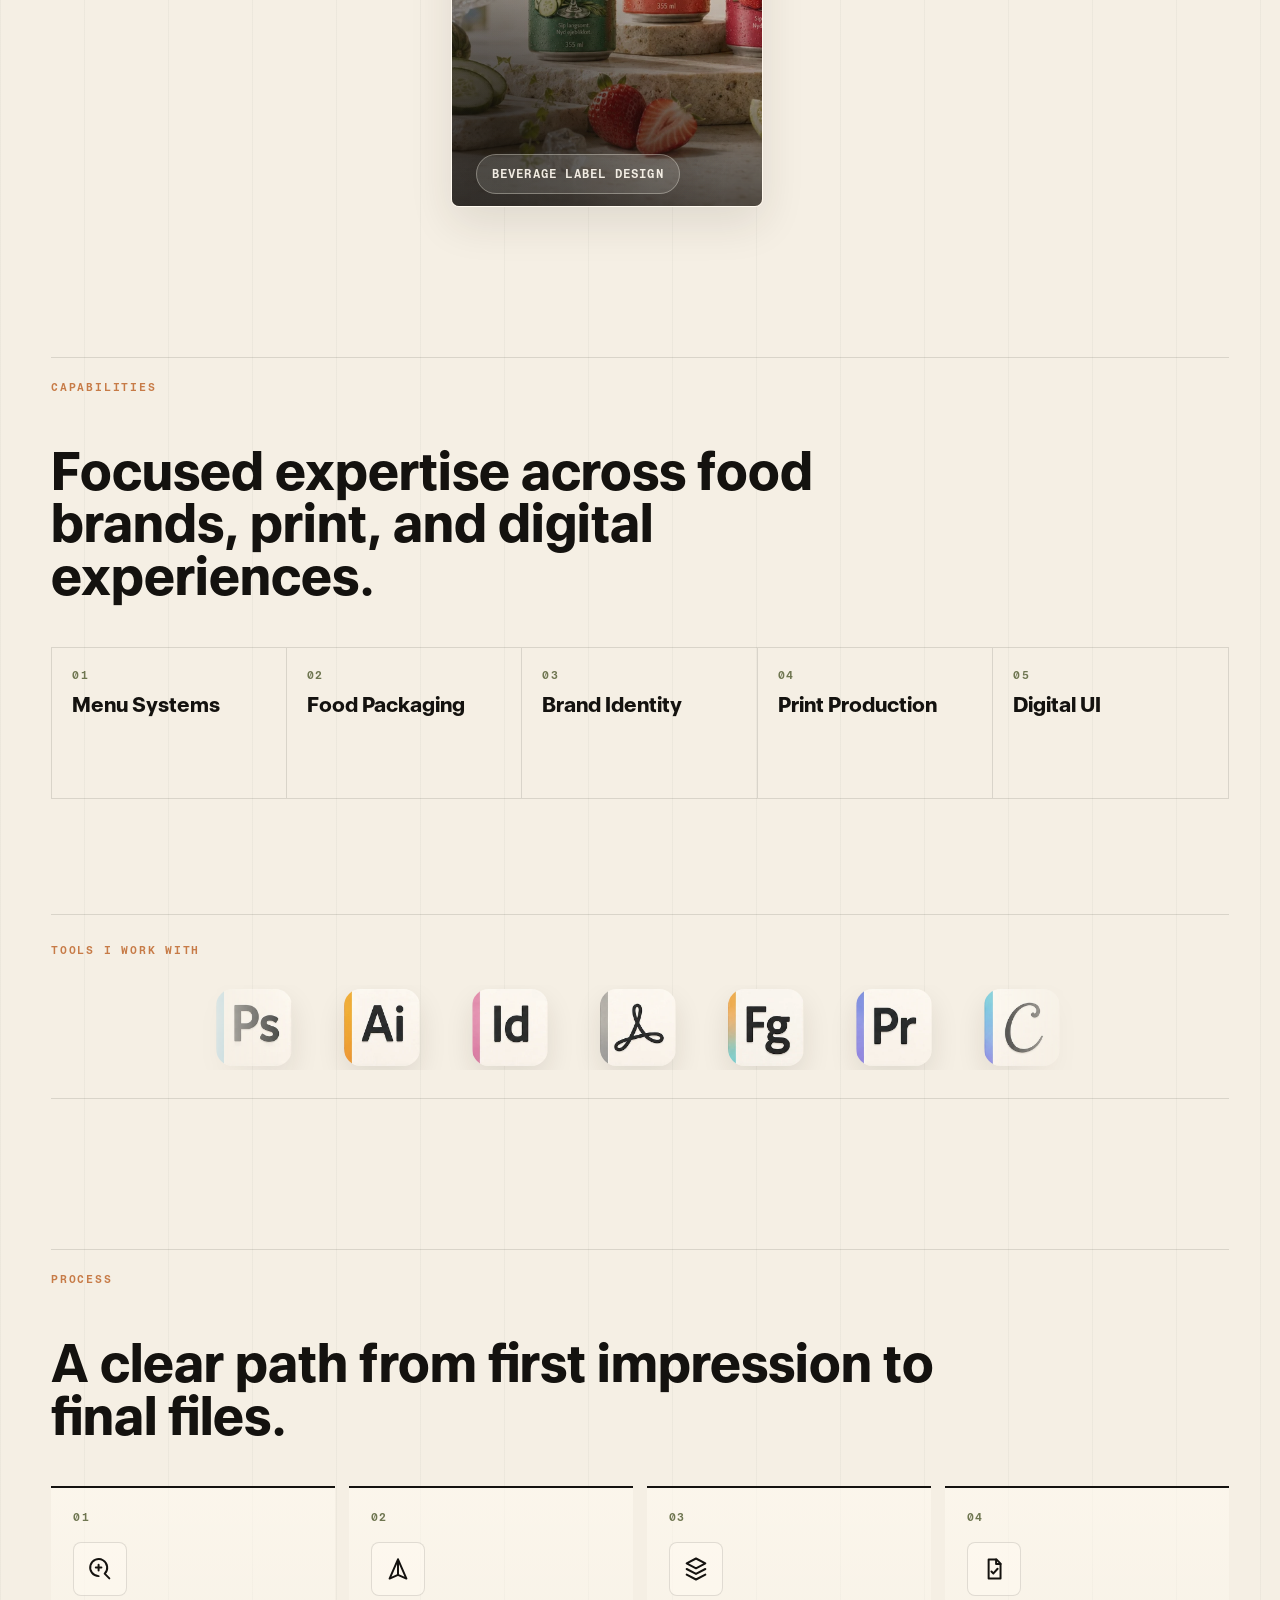
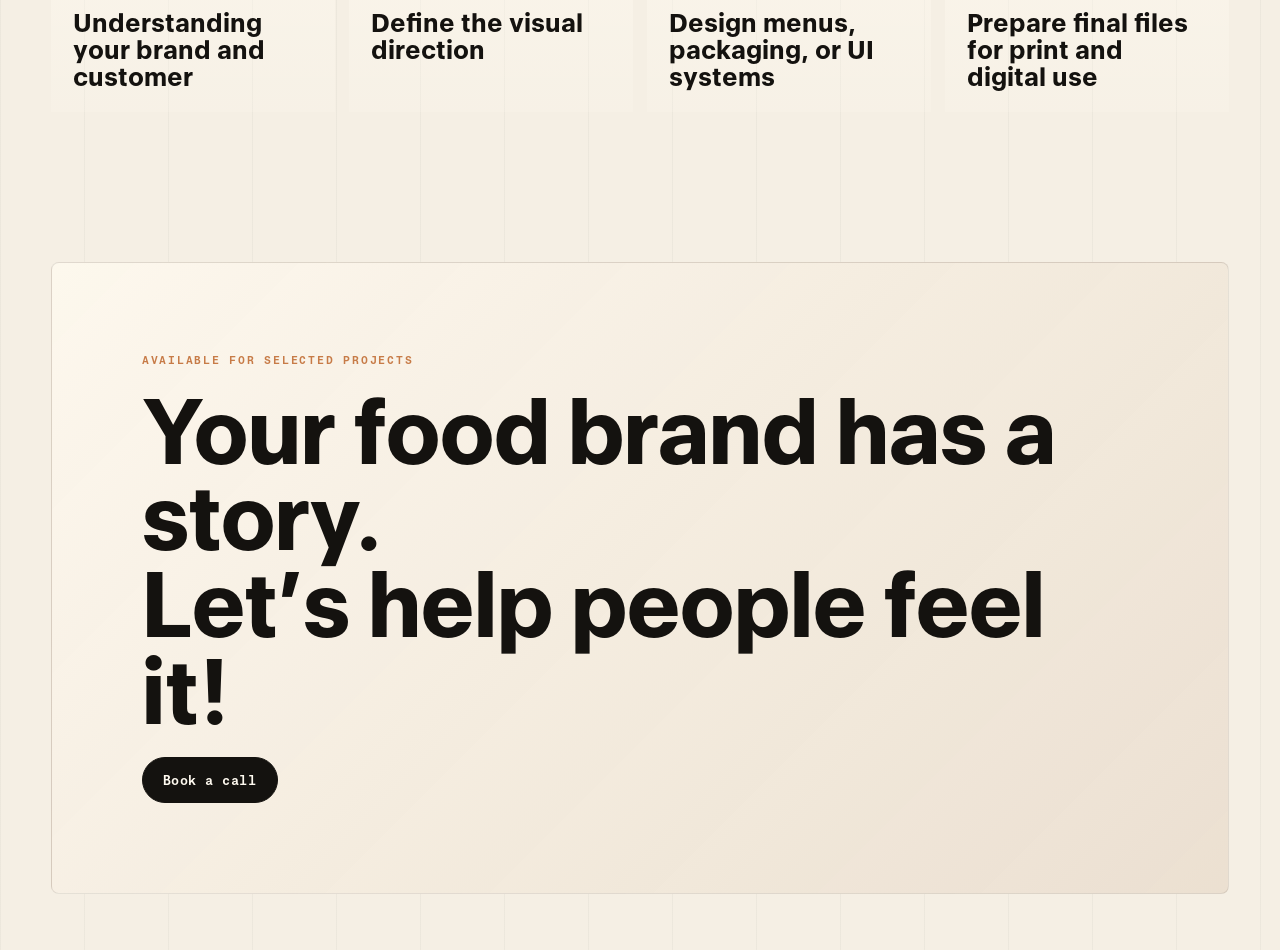
<file: create-a-premium-personal-portfolio-website/fiverr/index.html>
<!doctype html>
<html lang="en">
  <head>
    <meta charset="utf-8">
    <meta name="viewport" content="width=device-width, initial-scale=1">
    <meta
      name="description"
      content="Sharif Nikshohrat is a Food Brand Designer creating menus, packaging, identity, and digital UI for restaurants, cafes, bakeries, coffee brands, beverage brands, and food startups."
    >
    <title>Sharif Nikshohrat | Food Brand Designer</title>
    <link rel="stylesheet" href="styles.css">
    <script src="image-assets.js" defer></script>
    <script src="script.js" defer></script>
  </head>
  <body>
    <div class="cursor-dot" aria-hidden="true"></div>

    <header class="site-nav" aria-label="Primary navigation">
      <a class="brand-mark" href="#top" aria-label="Sharif Nikshohrat home">Sharif Nikshohrat</a>
      <nav class="nav-links" aria-label="Professional profile and local time">
        <a class="fiverr-link" href="https://www.fiverr.com/s/zAAlZ8K" target="_blank" rel="noreferrer">Fiverr</a>
        <span class="local-time" id="localTime" aria-label="Local time in Denmark">DK --:--:--</span>
      </nav>
    </header>

    <main id="top">
      <section class="hero-shell" aria-label="Sharif Nikshohrat portfolio introduction">
        <aside class="intro-card">
          <img src="assets/optimized/portrait-800.32025d96d8c4.webp" alt="Editorial portrait of Sharif in a warm design studio" loading="eager" fetchpriority="high" decoding="async" data-source="assets/portrait.png" width="1023" height="1537" srcset="assets/optimized/portrait-480.1bb4e93e86ae.webp 480w, assets/optimized/portrait-800.32025d96d8c4.webp 800w, assets/optimized/portrait-1023.93b5809a1c5e.webp 1023w" sizes="(max-width: 820px) 750px, (max-width: 1100px) 600px, 500px">
          <a class="book-button intro-book" href="https://www.fiverr.com/s/zAAlZ8K" target="_blank" rel="noreferrer">Book a call</a>
          <div class="intro-overlay">
            <p class="eyebrow">Food Brand Designer</p>
            <h1>Hey, I'm Sharif.</h1>
            <p class="intro-copy">
              I'm a <span class="intro-emphasis">Food Brand Designer</span> helping restaurants, cafes, and food brands create stronger first impressions through menus, packaging, identity, and digital UI.
            </p>
            <p class="intro-copy">
              I design <span class="intro-emphasis">visual systems</span> that make food brands feel clear, memorable, and worth choosing &mdash; <span class="intro-emphasis">from the menu to the package to the screen.</span>
            </p>

            <div class="intro-reviews" aria-label="Client reviews">
              <div class="review-summary">
                <p class="review-label">Reviews</p>
                <div class="review-score">
                  <div class="avatar-stack" aria-hidden="true">
                    <img class="client-avatar" src="assets/optimized/client-john-160.603a5bfab86b.webp" alt="" loading="lazy" decoding="async" data-source="assets/client-john.png" width="360" height="724">
                    <img class="client-avatar" src="assets/optimized/client-juan-133.96b23bf50234.webp" alt="" loading="lazy" decoding="async" data-source="assets/client-juan.webp" width="133" height="100">
                    <img class="client-avatar" src="assets/optimized/client-salman-133.82f2e490ae78.webp" alt="" loading="lazy" decoding="async" data-source="assets/client-salman.png" width="133" height="100">
                    <img class="client-avatar" src="assets/optimized/client-luka-133.86b65a324076.webp" alt="" loading="lazy" decoding="async" data-source="assets/client-luka.webp" width="133" height="100">
                    <img class="client-avatar" src="assets/optimized/client-extra-01-160.fde5b9705b6f.webp" alt="" loading="lazy" decoding="async" data-source="assets/client-extra-01.png" width="360" height="724">
                    <img class="client-avatar" src="assets/optimized/client-extra-02-160.90976a577548.webp" alt="" loading="lazy" decoding="async" data-source="assets/client-extra-02.png" width="360" height="724">
                  </div>
                  <strong>+45</strong>
                  <span class="star-rating" aria-label="Five star rating">&#9733;&#9733;&#9733;&#9733;&#9733;</span>
                  <span>reviews</span>
                </div>
              </div>

              <div class="review-marquee" aria-label="Animated client testimonials">
                <div class="review-track">
                  <article class="review-note">
                    <img class="client-avatar" src="assets/optimized/client-john-160.603a5bfab86b.webp" alt="John Martin Muller" loading="lazy" decoding="async" data-source="assets/client-john.png" width="360" height="724">
                    <div>
                      <strong>John Martin Muller</strong>
                      <span>Packaging design</span>
                    </div>
                    <p>Great job creating a package design that we really love. Great communication and great result - I highly recommend Sharif for packaging design and illustrations!</p>
                  </article>
                  <article class="review-note">
                    <img class="client-avatar" src="assets/optimized/client-juan-133.96b23bf50234.webp" alt="Juan Mantz" loading="lazy" decoding="async" data-source="assets/client-juan.webp" width="133" height="100">
                    <div>
                      <strong>Juan Mantz</strong>
                      <span>Brand project</span>
                    </div>
                    <p>I had an amazing experience with Sharif. Very proactive and willing to make changes on demand. Totally recommendable.! Five stars!</p>
                  </article>
                  <article class="review-note">
                    <img class="client-avatar" src="assets/optimized/client-salman-133.82f2e490ae78.webp" alt="Salman Ravanan" loading="lazy" decoding="async" data-source="assets/client-salman.png" width="133" height="100">
                    <div>
                      <strong>Salman Ravanan</strong>
                      <span>CV design</span>
                    </div>
                    <p>Very good freelancer. Understood the assignment and delivered quality output!</p>
                  </article>
                  <article class="review-note">
                    <img class="client-avatar" src="assets/optimized/client-luka-133.86b65a324076.webp" alt="Luka Bjelica" loading="lazy" decoding="async" data-source="assets/client-luka.webp" width="133" height="100">
                    <div>
                      <strong>Luka Bjelica</strong>
                      <span>Menu design</span>
                    </div>
                    <p>Great work! Bravo</p>
                  </article>
                  <article class="review-note">
                    <span class="client-avatar client-avatar-initials" aria-hidden="true">BB</span>
                    <div>
                      <strong>Brandon Bevins</strong>
                      <span>Cocktail menu</span>
                    </div>
                    <p>GREAT JOB SHARIF. THANK YOU SO MUCH FOR YOUR HELP ON OUR COCKTAIL MENU.</p>
                  </article>
                  <article class="review-note">
                    <span class="client-avatar client-avatar-initials" aria-hidden="true">BB</span>
                    <div>
                      <strong>Brandon Bevins</strong>
                      <span title="Design Premium Table Tent for Bourbon Pairing Dinner">Mulberry Street &middot; Table Tent &middot; 5.0/5</span>
                    </div>
                    <p>Easy communicator, fast, efficient, excellent design.</p>
                  </article>
                  <article class="review-note" aria-hidden="true">
                    <img class="client-avatar" src="assets/optimized/client-john-160.603a5bfab86b.webp" alt="" loading="lazy" decoding="async" data-source="assets/client-john.png" width="360" height="724">
                    <div>
                      <strong>John Martin Muller</strong>
                      <span>Packaging design</span>
                    </div>
                    <p>Great job creating a package design that we really love. Great communication and great result - I highly recommend Sharif for packaging design and illustrations!</p>
                  </article>
                  <article class="review-note" aria-hidden="true">
                    <img class="client-avatar" src="assets/optimized/client-juan-133.96b23bf50234.webp" alt="" loading="lazy" decoding="async" data-source="assets/client-juan.webp" width="133" height="100">
                    <div>
                      <strong>Juan Mantz</strong>
                      <span>Brand project</span>
                    </div>
                    <p>I had an amazing experience with Sharif. Very proactive and willing to make changes on demand. Totally recommendable.! Five stars!</p>
                  </article>
                  <article class="review-note" aria-hidden="true">
                    <img class="client-avatar" src="assets/optimized/client-salman-133.82f2e490ae78.webp" alt="" loading="lazy" decoding="async" data-source="assets/client-salman.png" width="133" height="100">
                    <div>
                      <strong>Salman Ravanan</strong>
                      <span>CV design</span>
                    </div>
                    <p>Very good freelancer. Understood the assignment and delivered quality output!</p>
                  </article>
                  <article class="review-note" aria-hidden="true">
                    <img class="client-avatar" src="assets/optimized/client-luka-133.86b65a324076.webp" alt="" loading="lazy" decoding="async" data-source="assets/client-luka.webp" width="133" height="100">
                    <div>
                      <strong>Luka Bjelica</strong>
                      <span>Menu design</span>
                    </div>
                    <p>Great work! Bravo</p>
                  </article>
                  <article class="review-note" aria-hidden="true">
                    <span class="client-avatar client-avatar-initials">BB</span>
                    <div>
                      <strong>Brandon Bevins</strong>
                      <span>Cocktail menu</span>
                    </div>
                    <p>GREAT JOB SHARIF. THANK YOU SO MUCH FOR YOUR HELP ON OUR COCKTAIL MENU.</p>
                  </article>
                  <article class="review-note" aria-hidden="true">
                    <span class="client-avatar client-avatar-initials">BB</span>
                    <div>
                      <strong>Brandon Bevins</strong>
                      <span title="Design Premium Table Tent for Bourbon Pairing Dinner">Mulberry Street &middot; Table Tent &middot; 5.0/5</span>
                    </div>
                    <p>Easy communicator, fast, efficient, excellent design.</p>
                  </article>
                </div>
              </div>
            </div>
          </div>
        </aside>

        <div class="portfolio-side">
          <div class="portfolio-kicker">
            <p>Before customers taste your food, they already smell your brand.</p>
            <span>Selected work across menus, packaging, identity, and digital product experiences.</span>
          </div>

          <section class="portfolio-grid" aria-label="Selected portfolio projects">
            <article class="project-card card-large" tabindex="0" role="button" data-project="restaurant-menu" aria-label="Open Menu Design category">
              <img src="assets/optimized/menu-spaghetti-trifold-800.51ed7ee1d452.webp" alt="Spaghetti trifold restaurant menu opened on a white tablecloth" loading="lazy" decoding="async" data-source="assets/menu-spaghetti-trifold.png" width="1448" height="1086" srcset="assets/optimized/menu-spaghetti-trifold-480.4de2f150302c.webp 480w, assets/optimized/menu-spaghetti-trifold-800.51ed7ee1d452.webp 800w, assets/optimized/menu-spaghetti-trifold-1200.a919a4ceb345.webp 1200w, assets/optimized/menu-spaghetti-trifold-1280.1cb48f922561.webp 1280w" sizes="(max-width: 820px) max(calc(100vw - 28px), 747px), max(34vw, 1088px)">
              <div class="project-info">
                <span class="project-pill">Menu Design</span>
              </div>
            </article>

            <article class="project-card card-medium" tabindex="0" role="button" data-project="food-packaging" aria-label="Open Packaging Design category">
              <img src="assets/optimized/packaging-magic-milk-800.d9a72b004d89.webp" alt="Magic Milk packaging design displayed on a retail shelf" loading="lazy" decoding="async" data-source="assets/packaging-magic-milk.png" width="1448" height="1086" srcset="assets/optimized/packaging-magic-milk-480.f760fa5876f5.webp 480w, assets/optimized/packaging-magic-milk-800.d9a72b004d89.webp 800w, assets/optimized/packaging-magic-milk-1200.353060dc3cce.webp 1200w, assets/optimized/packaging-magic-milk-1280.5572e4f8de6b.webp 1280w" sizes="(max-width: 820px) max(calc(100vw - 28px), 747px), max(34vw, 912px)">
              <div class="project-info">
                <span class="project-pill">Packaging Design</span>
              </div>
            </article>

            <article class="project-card card-tall" tabindex="0" role="button" data-project="label-design" aria-label="Open Label Design category">
              <img src="assets/optimized/label-design-bottles-800.e6c3645d73ca.webp" alt="Nordlys kombucha label design across three bottle flavors" loading="lazy" decoding="async" data-source="assets/label-design-bottles.png" width="1448" height="1086" srcset="assets/optimized/label-design-bottles-480.f60f7b350b2c.webp 480w, assets/optimized/label-design-bottles-800.e6c3645d73ca.webp 800w, assets/optimized/label-design-bottles-1200.8fbf27add8c6.webp 1200w, assets/optimized/label-design-bottles-1280.2ad8e61778fa.webp 1280w" sizes="(max-width: 820px) max(calc(100vw - 28px), 747px), max(34vw, 1264px)">
              <div class="project-info">
                <span class="project-pill">Label Design</span>
              </div>
            </article>

            <article class="project-card card-small" tabindex="0" role="button" data-project="digital-menu-ui" aria-label="Open UI Design category">
              <img src="assets/optimized/digital-menu-ui-800.74a56387ff31.webp" alt="Digital restaurant menu UI displayed on tablet and phone" loading="lazy" decoding="async" data-source="assets/digital-menu-ui.png" width="1448" height="1086" srcset="assets/optimized/digital-menu-ui-480.27b8d3eca57e.webp 480w, assets/optimized/digital-menu-ui-800.74a56387ff31.webp 800w, assets/optimized/digital-menu-ui-1200.dc6131ca54aa.webp 1200w, assets/optimized/digital-menu-ui-1280.574bbe14015c.webp 1280w" sizes="(max-width: 820px) max(calc(100vw - 28px), 747px), max(34vw, 795px)">
              <div class="project-info">
                <span class="project-pill">UI Design</span>
              </div>
            </article>

            <article class="project-card card-medium" tabindex="0" role="button" data-project="coffee-subscription" aria-label="Open Social Media Design category">
              <img src="assets/optimized/social-media-profile-grid-800.b9c2eb70901c.webp" alt="Nordgloed gelato social media profile grid displayed on a phone" loading="lazy" decoding="async" data-source="assets/social-media-profile-grid.png" width="1122" height="1402" srcset="assets/optimized/social-media-profile-grid-480.69cf0ee20554.webp 480w, assets/optimized/social-media-profile-grid-800.b9c2eb70901c.webp 800w, assets/optimized/social-media-profile-grid-1122.d4090a0181da.webp 1122w" sizes="(max-width: 820px) max(calc(100vw - 28px), 448px), max(34vw, 547px)">
              <div class="project-info">
                <span class="project-pill">Social Media Design</span>
              </div>
            </article>

            <article class="project-card card-large" tabindex="0" role="button" data-project="restaurant-landing" aria-label="Open Digital Menu and TV category">
              <img src="assets/optimized/digital-menu-tv-board-800.b0c35e786cb3.webp" alt="Digital restaurant menu boards displayed above a counter" loading="lazy" decoding="async" data-source="assets/digital-menu-tv-board.png" width="1672" height="941" srcset="assets/optimized/digital-menu-tv-board-480.003a1882df68.webp 480w, assets/optimized/digital-menu-tv-board-800.b0c35e786cb3.webp 800w, assets/optimized/digital-menu-tv-board-1200.8ab6c3b176e1.webp 1200w, assets/optimized/digital-menu-tv-board-1280.903c7fcd228a.webp 1280w" sizes="(max-width: 820px) max(calc(100vw - 28px), 995px), max(34vw, 1450px)">
              <div class="project-info">
                <span class="project-pill">Digital Menu &amp; TV</span>
              </div>
            </article>

            <article class="project-card card-medium" tabindex="0" role="button" data-project="beverage-label" aria-label="Open Beverage Label Design category">
              <img src="assets/optimized/beverage-nordskal-campaign-800.4740132d4510.webp" alt="Nordskal canned cocktail campaign with three cans and fresh ingredients" loading="lazy" decoding="async" data-source="assets/beverage-nordskal-campaign.png" width="1122" height="1402" srcset="assets/optimized/beverage-nordskal-campaign-480.c8b555d878da.webp 480w, assets/optimized/beverage-nordskal-campaign-800.4740132d4510.webp 800w, assets/optimized/beverage-nordskal-campaign-1122.fb0c49a2e325.webp 1122w" sizes="(max-width: 820px) max(calc(100vw - 28px), 448px), max(34vw, 547px)">
              <div class="project-info">
                <span class="project-pill">Beverage Label Design</span>
              </div>
            </article>
          </section>
        </div>
      </section>

      <section class="section-block capabilities-section" aria-labelledby="capabilitiesTitle">
        <div class="section-heading">
          <p class="eyebrow">Capabilities</p>
          <h2 id="capabilitiesTitle">Focused expertise across food brands, print, and digital experiences.</h2>
        </div>
        <div class="capabilities-row">
          <article class="capability-item"><span>01</span><h3>Menu Systems</h3></article>
          <article class="capability-item"><span>02</span><h3>Food Packaging</h3></article>
          <article class="capability-item"><span>03</span><h3>Brand Identity</h3></article>
          <article class="capability-item"><span>04</span><h3>Print Production</h3></article>
          <article class="capability-item"><span>05</span><h3>Digital UI</h3></article>
        </div>
      </section>

      <section class="tools-showcase" aria-label="Design tools">
        <p class="eyebrow">Tools I work with</p>
        <div class="tools-marquee">
          <div class="tools-track">
            <figure class="app-icon"><img src="assets/optimized/app-photoshop-264.fbfb09bbc6f0.webp" alt="Adobe Photoshop" loading="lazy" decoding="async" data-source="assets/app-photoshop.png" width="264" height="280"></figure>
            <figure class="app-icon"><img src="assets/optimized/app-illustrator-264.c8f26493fa47.webp" alt="Adobe Illustrator" loading="lazy" decoding="async" data-source="assets/app-illustrator.png" width="265" height="280"></figure>
            <figure class="app-icon"><img src="assets/optimized/app-indesign-258.6e2c014f52ba.webp" alt="Adobe InDesign" loading="lazy" decoding="async" data-source="assets/app-indesign.png" width="258" height="280"></figure>
            <figure class="app-icon"><img src="assets/optimized/app-acrobat-262.47f01aaa5f73.webp" alt="Adobe Acrobat" loading="lazy" decoding="async" data-source="assets/app-acrobat.png" width="262" height="285"></figure>
            <figure class="app-icon"><img src="assets/optimized/app-figma-264.81f5c29d3b65.webp" alt="Figma" loading="lazy" decoding="async" data-source="assets/app-figma.png" width="264" height="283"></figure>
            <figure class="app-icon"><img src="assets/optimized/app-premiere-264.315d461be8a6.webp" alt="Adobe Premiere Pro" loading="lazy" decoding="async" data-source="assets/app-premiere.png" width="264" height="284"></figure>
            <figure class="app-icon"><img src="assets/optimized/app-canva-264.728771e74ee4.webp" alt="Canva" loading="lazy" decoding="async" data-source="assets/app-canva.png" width="265" height="284"></figure>
            <figure class="app-icon"><img src="assets/optimized/app-chatgpt-264.0019efb150cb.webp" alt="ChatGPT" loading="lazy" decoding="async" data-source="assets/app-chatgpt.png" width="267" height="284"></figure>
            <figure class="app-icon"><img src="assets/optimized/app-claude-264.8b5ff7358495.webp" alt="Claude" loading="lazy" decoding="async" data-source="assets/app-claude.png" width="264" height="284"></figure>
            <figure class="app-icon"><img src="assets/optimized/app-midjourney-261.a4ef9fc54e95.webp" alt="Midjourney" loading="lazy" decoding="async" data-source="assets/app-midjourney.png" width="261" height="284"></figure>
            <figure class="app-icon" aria-hidden="true"><img src="assets/optimized/app-photoshop-264.fbfb09bbc6f0.webp" alt="" loading="lazy" decoding="async" data-source="assets/app-photoshop.png" width="264" height="280"></figure>
            <figure class="app-icon" aria-hidden="true"><img src="assets/optimized/app-illustrator-264.c8f26493fa47.webp" alt="" loading="lazy" decoding="async" data-source="assets/app-illustrator.png" width="265" height="280"></figure>
            <figure class="app-icon" aria-hidden="true"><img src="assets/optimized/app-indesign-258.6e2c014f52ba.webp" alt="" loading="lazy" decoding="async" data-source="assets/app-indesign.png" width="258" height="280"></figure>
            <figure class="app-icon" aria-hidden="true"><img src="assets/optimized/app-acrobat-262.47f01aaa5f73.webp" alt="" loading="lazy" decoding="async" data-source="assets/app-acrobat.png" width="262" height="285"></figure>
            <figure class="app-icon" aria-hidden="true"><img src="assets/optimized/app-figma-264.81f5c29d3b65.webp" alt="" loading="lazy" decoding="async" data-source="assets/app-figma.png" width="264" height="283"></figure>
            <figure class="app-icon" aria-hidden="true"><img src="assets/optimized/app-premiere-264.315d461be8a6.webp" alt="" loading="lazy" decoding="async" data-source="assets/app-premiere.png" width="264" height="284"></figure>
            <figure class="app-icon" aria-hidden="true"><img src="assets/optimized/app-canva-264.728771e74ee4.webp" alt="" loading="lazy" decoding="async" data-source="assets/app-canva.png" width="265" height="284"></figure>
            <figure class="app-icon" aria-hidden="true"><img src="assets/optimized/app-chatgpt-264.0019efb150cb.webp" alt="" loading="lazy" decoding="async" data-source="assets/app-chatgpt.png" width="267" height="284"></figure>
            <figure class="app-icon" aria-hidden="true"><img src="assets/optimized/app-claude-264.8b5ff7358495.webp" alt="" loading="lazy" decoding="async" data-source="assets/app-claude.png" width="264" height="284"></figure>
            <figure class="app-icon" aria-hidden="true"><img src="assets/optimized/app-midjourney-261.a4ef9fc54e95.webp" alt="" loading="lazy" decoding="async" data-source="assets/app-midjourney.png" width="261" height="284"></figure>
          </div>
        </div>
      </section>

      <section class="section-block process-section" aria-labelledby="processTitle">
        <div class="section-heading">
          <p class="eyebrow">Process</p>
          <h2 id="processTitle">A clear path from first impression to final files.</h2>
        </div>
        <ol class="process-list">
          <li>
            <span>01</span>
            <i class="process-icon" aria-hidden="true">
              <svg viewBox="0 0 24 24" focusable="false">
                <path d="M10.8 18.1a7.3 7.3 0 1 1 5.2-2.1l4 4"></path>
                <path d="M8.4 10.8h4.8"></path>
                <path d="M10.8 8.4v4.8"></path>
              </svg>
            </i>
            <p>Understanding your brand and customer</p>
          </li>
          <li>
            <span>02</span>
            <i class="process-icon" aria-hidden="true">
              <svg viewBox="0 0 24 24" focusable="false">
                <path d="M12 3.8l7.2 16.4-7.2-3.2-7.2 3.2L12 3.8Z"></path>
                <path d="M12 3.8V17"></path>
              </svg>
            </i>
            <p>Define the visual direction</p>
          </li>
          <li>
            <span>03</span>
            <i class="process-icon" aria-hidden="true">
              <svg viewBox="0 0 24 24" focusable="false">
                <path d="M4 7.2 12 3l8 4.2-8 4.2L4 7.2Z"></path>
                <path d="m4 12 8 4.2 8-4.2"></path>
                <path d="m4 16.8 8 4.2 8-4.2"></path>
              </svg>
            </i>
            <p>Design menus, packaging, or UI systems</p>
          </li>
          <li>
            <span>04</span>
            <i class="process-icon" aria-hidden="true">
              <svg viewBox="0 0 24 24" focusable="false">
                <path d="M7.4 3.8h6.7l3.5 3.6v12.8H7.4V3.8Z"></path>
                <path d="M13.8 3.8v4h3.8"></path>
                <path d="m9.8 14.1 1.7 1.7 3.6-4"></path>
              </svg>
            </i>
            <p>Prepare final files for print and digital use</p>
          </li>
        </ol>
      </section>

      <section class="final-cta" id="contact" aria-labelledby="contactTitle">
        <p class="eyebrow">Available for selected projects</p>
        <h2 id="contactTitle">
          <span>Your food brand has a story.</span>
          <span>Let&rsquo;s help people feel it!</span>
        </h2>
        <a class="book-button" href="https://www.fiverr.com/s/zAAlZ8K" target="_blank" rel="noreferrer">Book a call</a>
      </section>
    </main>

    <div class="case-modal" id="caseModal" aria-hidden="true">
      <div class="modal-backdrop" data-close-modal></div>
      <section class="modal-panel" role="dialog" aria-modal="true" aria-labelledby="modalTitle">
        <button class="modal-close" type="button" aria-label="Close case study" data-close-modal>Close</button>
        <div class="modal-layout">
          <div class="modal-gallery" aria-label="Projects in this category">
            <div class="modal-gallery-heading">
              <span>Projects in this category</span>
              <strong id="modalProjectTotal">1 project</strong>
            </div>
            <button class="modal-visual" id="modalVisualButton" type="button" aria-label="Open project image fullscreen">
              <img id="modalImage" alt="" decoding="async" draggable="false">
              <span class="modal-zoom-hint">Open fullscreen</span>
            </button>
            <div class="active-project-context" aria-live="polite">
              <div>
                <span id="modalProjectIndex">Project 01 of 01</span>
                <strong id="modalProjectName">Project name</strong>
              </div>
              <span id="modalProjectImages">Independent project</span>
            </div>
            <div class="thumbnail-rail" id="modalThumbnails" aria-label="Project thumbnails"></div>
          </div>
          <div class="modal-content">
            <p class="eyebrow" id="modalCategory">Category</p>
            <h2 id="modalTitle">Project title</h2>
            <p class="modal-result" id="modalResult"></p>
            <div class="case-info-grid">
              <article class="case-info-card">
                <span>Focus</span>
                <p id="modalFocus"></p>
              </article>
              <article class="case-info-card">
                <span>Deliverables</span>
                <p id="modalDeliverables"></p>
              </article>
              <article class="case-info-card tools-card">
                <span>Tools</span>
                <div class="tool-icon-row" id="modalTools" aria-label="Tools used"></div>
              </article>
            </div>
            <div class="modal-project-nav" aria-label="Project navigation">
              <button class="project-nav-button" id="modalPrevProject" type="button">
                <span>Previous Project</span>
                <strong id="modalPrevTitle">Project</strong>
              </button>
              <button class="project-nav-button next" id="modalNextProject" type="button">
                <span>Next Project</span>
                <strong id="modalNextTitle">Project</strong>
              </button>
            </div>
          </div>
        </div>
      </section>
    </div>

    <div class="image-lightbox" id="imageLightbox" aria-hidden="true">
      <div class="lightbox-backdrop" data-close-lightbox></div>
      <section class="lightbox-panel" role="dialog" aria-modal="true" aria-label="Project image viewer with zoom and drag controls">
        <button class="lightbox-close" id="lightboxClose" type="button" aria-label="Close image viewer" data-close-lightbox>Close</button>
        <button class="lightbox-nav lightbox-prev" id="lightboxPrev" type="button" aria-label="Previous image">Prev</button>
        <figure class="lightbox-figure">
          <img id="lightboxImage" alt="" decoding="async" draggable="false">
          <figcaption id="lightboxCaption"></figcaption>
          <span class="lightbox-pan-hint" id="lightboxPanHint" aria-live="polite">Zoom in, then drag to explore</span>
        </figure>
        <div class="lightbox-controls" aria-label="Zoom controls">
          <button id="lightboxZoomOut" type="button" aria-label="Zoom out">-</button>
          <span id="lightboxZoomLabel">100%</span>
          <button id="lightboxZoomIn" type="button" aria-label="Zoom in">+</button>
        </div>
        <button class="lightbox-nav lightbox-next" id="lightboxNext" type="button" aria-label="Next image">Next</button>
      </section>
    </div>



  </body>
</html>
</file>
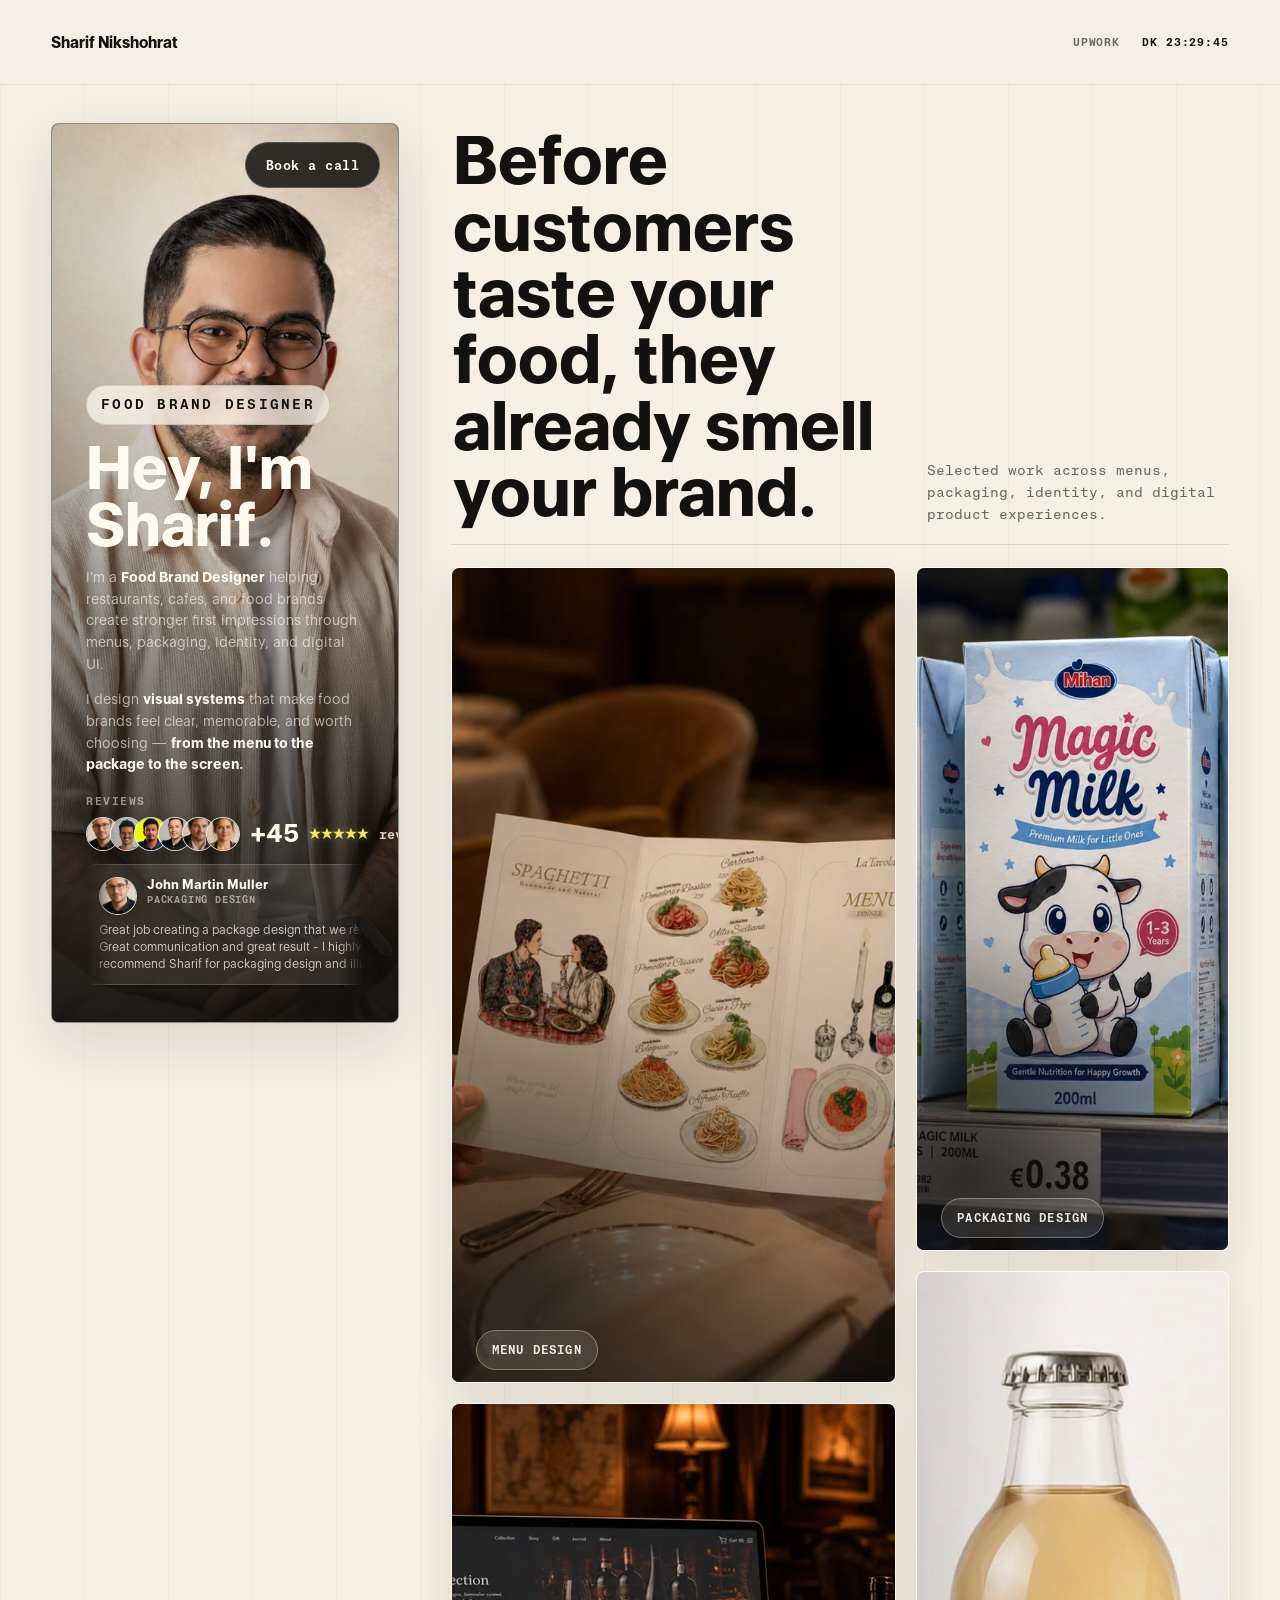
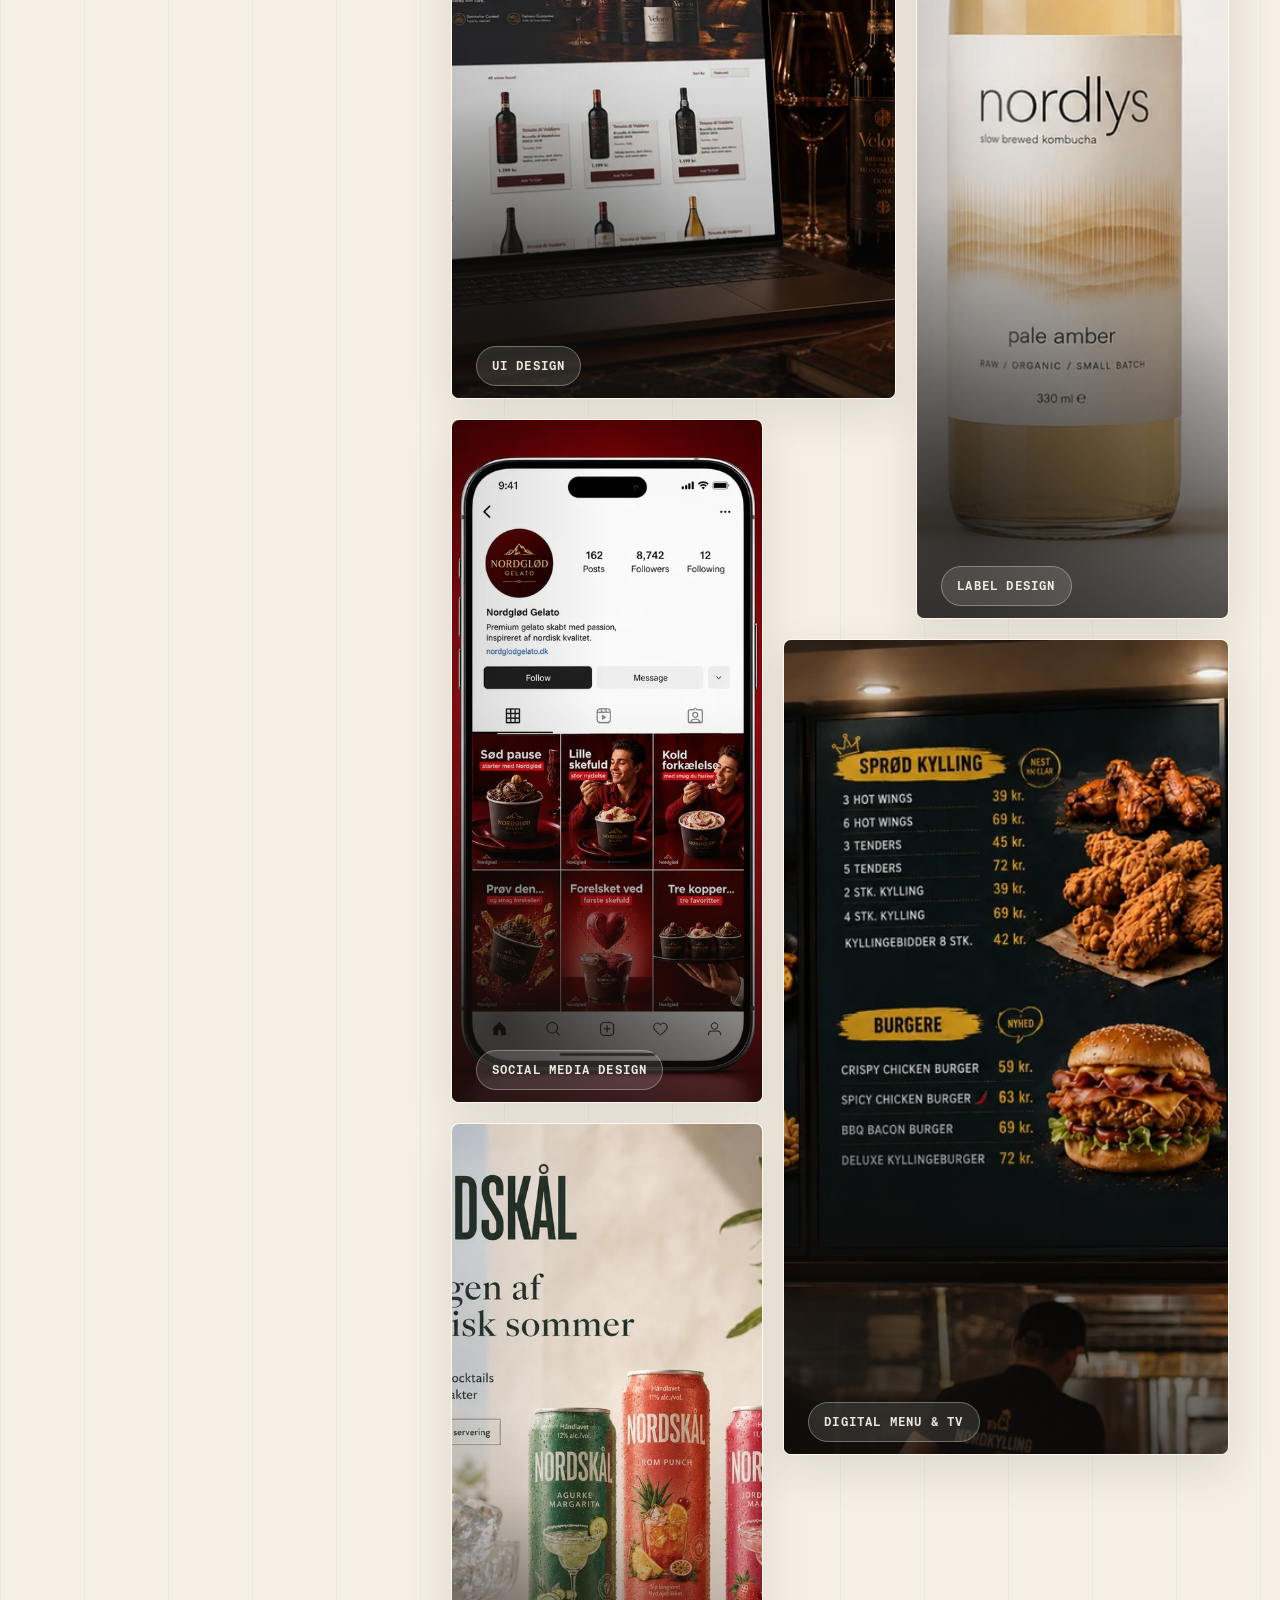
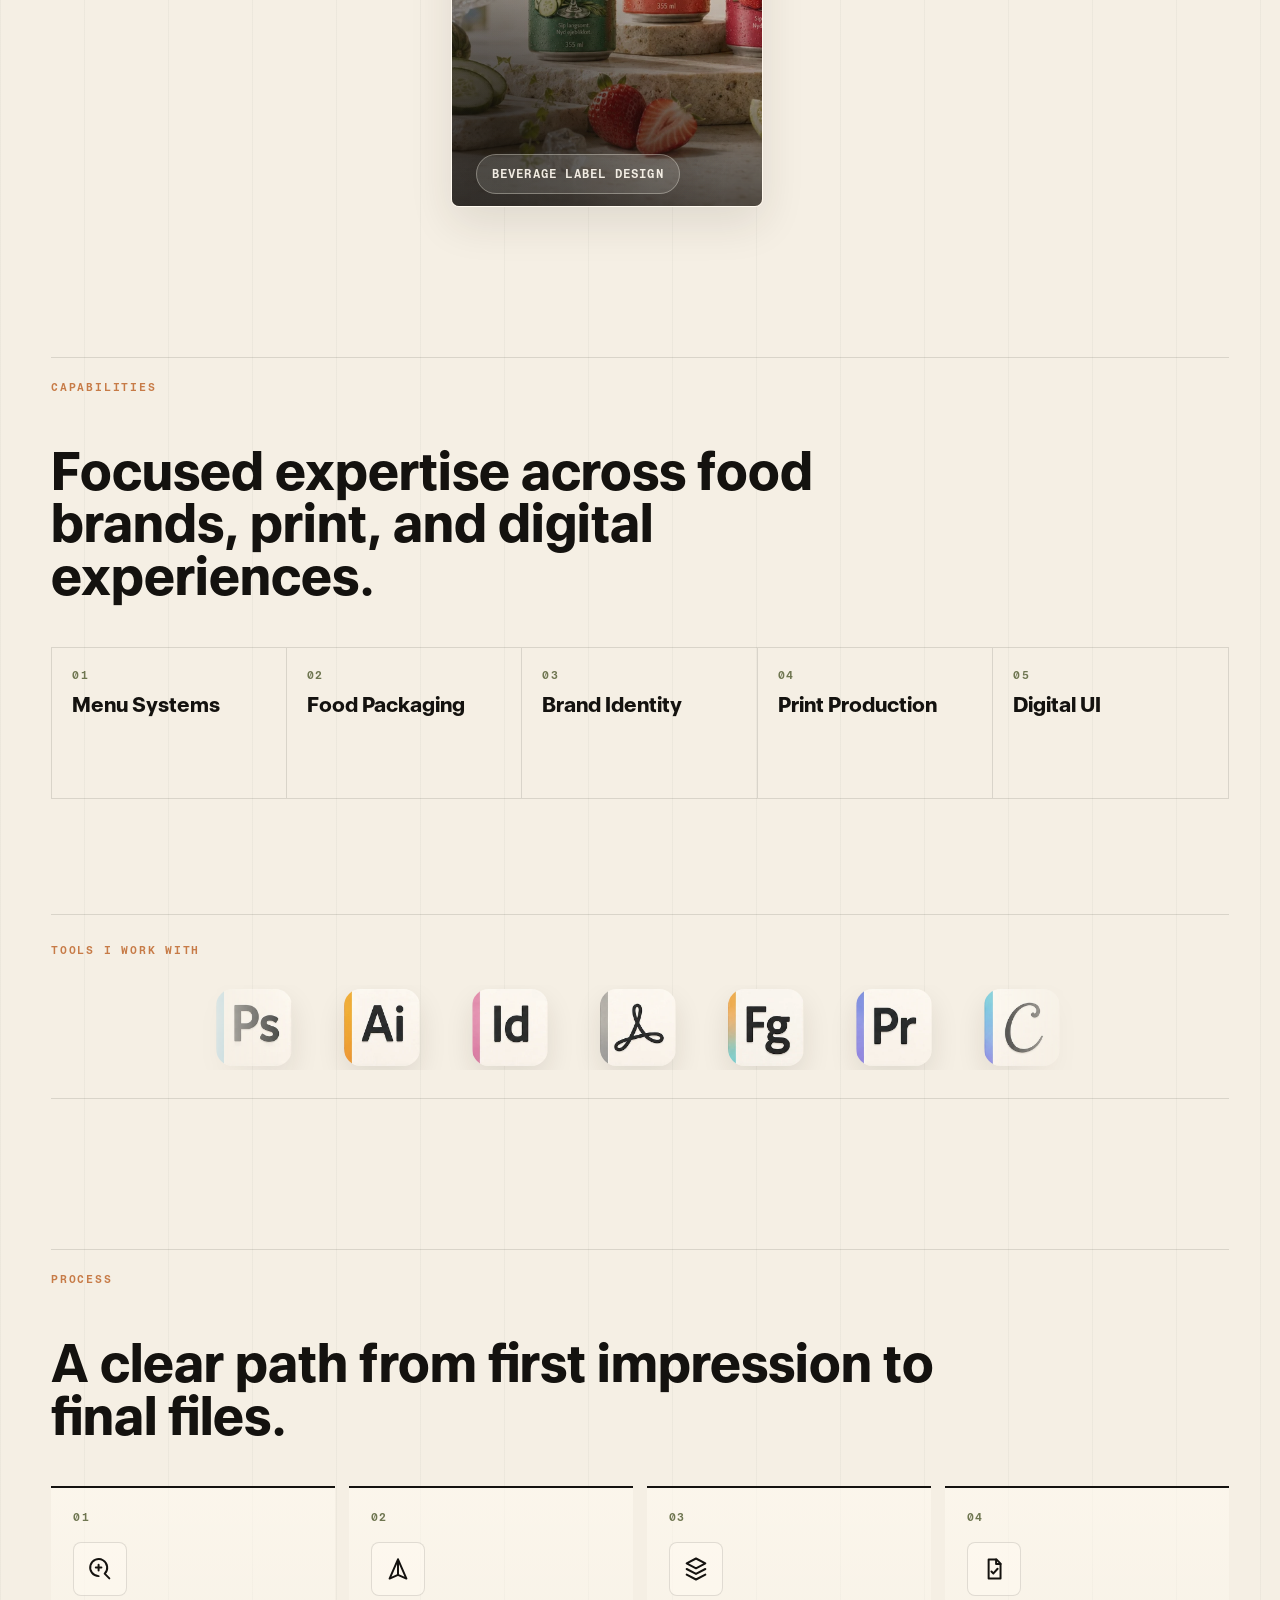
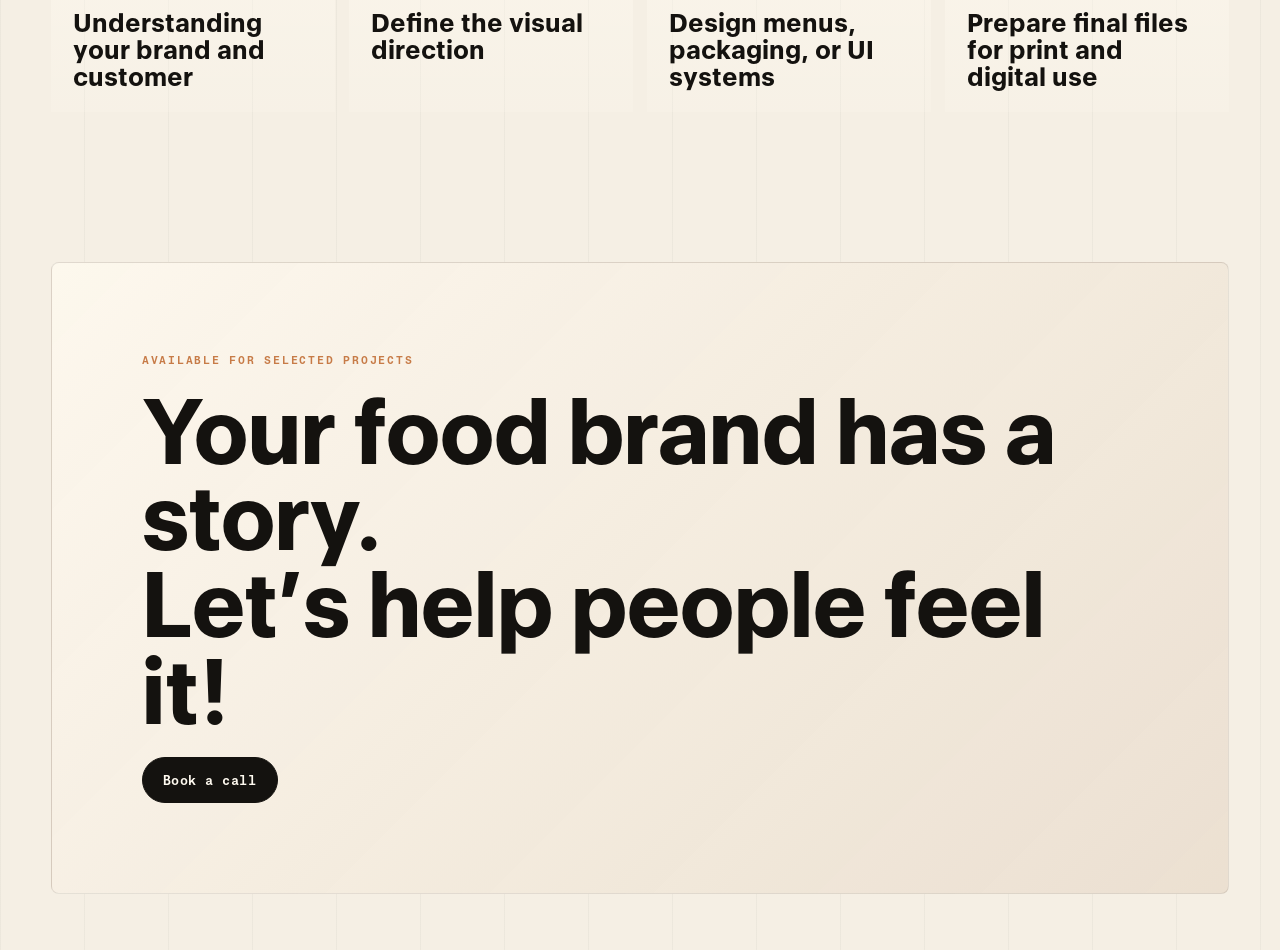
<file: create-a-premium-personal-portfolio-website/upwork/index.html>
<!doctype html>
<html lang="en">
  <head>
    <meta charset="utf-8">
    <meta name="viewport" content="width=device-width, initial-scale=1">
    <meta
      name="description"
      content="Sharif Nikshohrat is a Food Brand Designer creating menus, packaging, identity, and digital UI for restaurants, cafes, bakeries, coffee brands, beverage brands, and food startups."
    >
    <title>Sharif Nikshohrat | Food Brand Designer</title>
    <link rel="stylesheet" href="styles.css">
    <script src="image-assets.js" defer></script>
    <script src="script.js" defer></script>
  </head>
  <body>
    <div class="cursor-dot" aria-hidden="true"></div>

    <header class="site-nav" aria-label="Primary navigation">
      <a class="brand-mark" href="#top" aria-label="Sharif Nikshohrat home">Sharif Nikshohrat</a>
      <nav class="nav-links" aria-label="Professional profile and local time">
        <a class="upwork-link" href="https://www.upwork.com/freelancers/~01335d34afd4d84e67?mp_source=share" target="_blank" rel="noreferrer">Upwork</a>
        <span class="local-time" id="localTime" aria-label="Local time in Denmark">DK --:--:--</span>
      </nav>
    </header>

    <main id="top">
      <section class="hero-shell" aria-label="Sharif Nikshohrat portfolio introduction">
        <aside class="intro-card">
          <img src="assets/optimized/portrait-800.32025d96d8c4.webp" alt="Editorial portrait of Sharif in a warm design studio" loading="eager" fetchpriority="high" decoding="async" data-source="assets/portrait.png" width="1023" height="1537" srcset="assets/optimized/portrait-480.1bb4e93e86ae.webp 480w, assets/optimized/portrait-800.32025d96d8c4.webp 800w, assets/optimized/portrait-1023.93b5809a1c5e.webp 1023w" sizes="(max-width: 820px) 750px, (max-width: 1100px) 600px, 500px">
          <a class="book-button intro-book" href="https://www.upwork.com/freelancers/~01335d34afd4d84e67?mp_source=share" target="_blank" rel="noreferrer">Book a call</a>
          <div class="intro-overlay">
            <p class="eyebrow">Food Brand Designer</p>
            <h1>Hey, I'm Sharif.</h1>
            <p class="intro-copy">
              I'm a <span class="intro-emphasis">Food Brand Designer</span> helping restaurants, cafes, and food brands create stronger first impressions through menus, packaging, identity, and digital UI.
            </p>
            <p class="intro-copy">
              I design <span class="intro-emphasis">visual systems</span> that make food brands feel clear, memorable, and worth choosing &mdash; <span class="intro-emphasis">from the menu to the package to the screen.</span>
            </p>

            <div class="intro-reviews" aria-label="Client reviews">
              <div class="review-summary">
                <p class="review-label">Reviews</p>
                <div class="review-score">
                  <div class="avatar-stack" aria-hidden="true">
                    <img class="client-avatar" src="assets/optimized/client-john-160.603a5bfab86b.webp" alt="" loading="lazy" decoding="async" data-source="assets/client-john.png" width="360" height="724">
                    <img class="client-avatar" src="assets/optimized/client-juan-133.96b23bf50234.webp" alt="" loading="lazy" decoding="async" data-source="assets/client-juan.webp" width="133" height="100">
                    <img class="client-avatar" src="assets/optimized/client-salman-133.82f2e490ae78.webp" alt="" loading="lazy" decoding="async" data-source="assets/client-salman.png" width="133" height="100">
                    <img class="client-avatar" src="assets/optimized/client-luka-133.86b65a324076.webp" alt="" loading="lazy" decoding="async" data-source="assets/client-luka.webp" width="133" height="100">
                    <img class="client-avatar" src="assets/optimized/client-extra-01-160.fde5b9705b6f.webp" alt="" loading="lazy" decoding="async" data-source="assets/client-extra-01.png" width="360" height="724">
                    <img class="client-avatar" src="assets/optimized/client-extra-02-160.90976a577548.webp" alt="" loading="lazy" decoding="async" data-source="assets/client-extra-02.png" width="360" height="724">
                  </div>
                  <strong>+45</strong>
                  <span class="star-rating" aria-label="Five star rating">&#9733;&#9733;&#9733;&#9733;&#9733;</span>
                  <span>reviews</span>
                </div>
              </div>

              <div class="review-marquee" aria-label="Animated client testimonials">
                <div class="review-track">
                  <article class="review-note">
                    <img class="client-avatar" src="assets/optimized/client-john-160.603a5bfab86b.webp" alt="John Martin Muller" loading="lazy" decoding="async" data-source="assets/client-john.png" width="360" height="724">
                    <div>
                      <strong>John Martin Muller</strong>
                      <span>Packaging design</span>
                    </div>
                    <p>Great job creating a package design that we really love. Great communication and great result - I highly recommend Sharif for packaging design and illustrations!</p>
                  </article>
                  <article class="review-note">
                    <img class="client-avatar" src="assets/optimized/client-juan-133.96b23bf50234.webp" alt="Juan Mantz" loading="lazy" decoding="async" data-source="assets/client-juan.webp" width="133" height="100">
                    <div>
                      <strong>Juan Mantz</strong>
                      <span>Brand project</span>
                    </div>
                    <p>I had an amazing experience with Sharif. Very proactive and willing to make changes on demand. Totally recommendable.! Five stars!</p>
                  </article>
                  <article class="review-note">
                    <img class="client-avatar" src="assets/optimized/client-salman-133.82f2e490ae78.webp" alt="Salman Ravanan" loading="lazy" decoding="async" data-source="assets/client-salman.png" width="133" height="100">
                    <div>
                      <strong>Salman Ravanan</strong>
                      <span>CV design</span>
                    </div>
                    <p>Very good freelancer. Understood the assignment and delivered quality output!</p>
                  </article>
                  <article class="review-note">
                    <img class="client-avatar" src="assets/optimized/client-luka-133.86b65a324076.webp" alt="Luka Bjelica" loading="lazy" decoding="async" data-source="assets/client-luka.webp" width="133" height="100">
                    <div>
                      <strong>Luka Bjelica</strong>
                      <span>Menu design</span>
                    </div>
                    <p>Great work! Bravo</p>
                  </article>
                  <article class="review-note">
                    <span class="client-avatar client-avatar-initials" aria-hidden="true">BB</span>
                    <div>
                      <strong>Brandon Bevins</strong>
                      <span>Cocktail menu</span>
                    </div>
                    <p>GREAT JOB SHARIF. THANK YOU SO MUCH FOR YOUR HELP ON OUR COCKTAIL MENU.</p>
                  </article>
                  <article class="review-note">
                    <span class="client-avatar client-avatar-initials" aria-hidden="true">BB</span>
                    <div>
                      <strong>Brandon Bevins</strong>
                      <span title="Design Premium Table Tent for Bourbon Pairing Dinner">Mulberry Street &middot; Table Tent &middot; 5.0/5</span>
                    </div>
                    <p>Easy communicator, fast, efficient, excellent design.</p>
                  </article>
                  <article class="review-note" aria-hidden="true">
                    <img class="client-avatar" src="assets/optimized/client-john-160.603a5bfab86b.webp" alt="" loading="lazy" decoding="async" data-source="assets/client-john.png" width="360" height="724">
                    <div>
                      <strong>John Martin Muller</strong>
                      <span>Packaging design</span>
                    </div>
                    <p>Great job creating a package design that we really love. Great communication and great result - I highly recommend Sharif for packaging design and illustrations!</p>
                  </article>
                  <article class="review-note" aria-hidden="true">
                    <img class="client-avatar" src="assets/optimized/client-juan-133.96b23bf50234.webp" alt="" loading="lazy" decoding="async" data-source="assets/client-juan.webp" width="133" height="100">
                    <div>
                      <strong>Juan Mantz</strong>
                      <span>Brand project</span>
                    </div>
                    <p>I had an amazing experience with Sharif. Very proactive and willing to make changes on demand. Totally recommendable.! Five stars!</p>
                  </article>
                  <article class="review-note" aria-hidden="true">
                    <img class="client-avatar" src="assets/optimized/client-salman-133.82f2e490ae78.webp" alt="" loading="lazy" decoding="async" data-source="assets/client-salman.png" width="133" height="100">
                    <div>
                      <strong>Salman Ravanan</strong>
                      <span>CV design</span>
                    </div>
                    <p>Very good freelancer. Understood the assignment and delivered quality output!</p>
                  </article>
                  <article class="review-note" aria-hidden="true">
                    <img class="client-avatar" src="assets/optimized/client-luka-133.86b65a324076.webp" alt="" loading="lazy" decoding="async" data-source="assets/client-luka.webp" width="133" height="100">
                    <div>
                      <strong>Luka Bjelica</strong>
                      <span>Menu design</span>
                    </div>
                    <p>Great work! Bravo</p>
                  </article>
                  <article class="review-note" aria-hidden="true">
                    <span class="client-avatar client-avatar-initials">BB</span>
                    <div>
                      <strong>Brandon Bevins</strong>
                      <span>Cocktail menu</span>
                    </div>
                    <p>GREAT JOB SHARIF. THANK YOU SO MUCH FOR YOUR HELP ON OUR COCKTAIL MENU.</p>
                  </article>
                  <article class="review-note" aria-hidden="true">
                    <span class="client-avatar client-avatar-initials">BB</span>
                    <div>
                      <strong>Brandon Bevins</strong>
                      <span title="Design Premium Table Tent for Bourbon Pairing Dinner">Mulberry Street &middot; Table Tent &middot; 5.0/5</span>
                    </div>
                    <p>Easy communicator, fast, efficient, excellent design.</p>
                  </article>
                </div>
              </div>
            </div>
          </div>
        </aside>

        <div class="portfolio-side">
          <div class="portfolio-kicker">
            <p>Before customers taste your food, they already smell your brand.</p>
            <span>Selected work across menus, packaging, identity, and digital product experiences.</span>
          </div>

          <section class="portfolio-grid" aria-label="Selected portfolio projects">
            <article class="project-card card-large" tabindex="0" role="button" data-project="restaurant-menu" aria-label="Open Menu Design category">
              <img src="assets/optimized/menu-spaghetti-trifold-800.51ed7ee1d452.webp" alt="Spaghetti trifold restaurant menu opened on a white tablecloth" loading="lazy" decoding="async" data-source="assets/menu-spaghetti-trifold.png" width="1448" height="1086" srcset="assets/optimized/menu-spaghetti-trifold-480.4de2f150302c.webp 480w, assets/optimized/menu-spaghetti-trifold-800.51ed7ee1d452.webp 800w, assets/optimized/menu-spaghetti-trifold-1200.a919a4ceb345.webp 1200w, assets/optimized/menu-spaghetti-trifold-1280.1cb48f922561.webp 1280w" sizes="(max-width: 820px) max(calc(100vw - 28px), 747px), max(34vw, 1088px)">
              <div class="project-info">
                <span class="project-pill">Menu Design</span>
              </div>
            </article>

            <article class="project-card card-medium" tabindex="0" role="button" data-project="food-packaging" aria-label="Open Packaging Design category">
              <img src="assets/optimized/packaging-magic-milk-800.d9a72b004d89.webp" alt="Magic Milk packaging design displayed on a retail shelf" loading="lazy" decoding="async" data-source="assets/packaging-magic-milk.png" width="1448" height="1086" srcset="assets/optimized/packaging-magic-milk-480.f760fa5876f5.webp 480w, assets/optimized/packaging-magic-milk-800.d9a72b004d89.webp 800w, assets/optimized/packaging-magic-milk-1200.353060dc3cce.webp 1200w, assets/optimized/packaging-magic-milk-1280.5572e4f8de6b.webp 1280w" sizes="(max-width: 820px) max(calc(100vw - 28px), 747px), max(34vw, 912px)">
              <div class="project-info">
                <span class="project-pill">Packaging Design</span>
              </div>
            </article>

            <article class="project-card card-tall" tabindex="0" role="button" data-project="label-design" aria-label="Open Label Design category">
              <img src="assets/optimized/label-design-bottles-800.e6c3645d73ca.webp" alt="Nordlys kombucha label design across three bottle flavors" loading="lazy" decoding="async" data-source="assets/label-design-bottles.png" width="1448" height="1086" srcset="assets/optimized/label-design-bottles-480.f60f7b350b2c.webp 480w, assets/optimized/label-design-bottles-800.e6c3645d73ca.webp 800w, assets/optimized/label-design-bottles-1200.8fbf27add8c6.webp 1200w, assets/optimized/label-design-bottles-1280.2ad8e61778fa.webp 1280w" sizes="(max-width: 820px) max(calc(100vw - 28px), 747px), max(34vw, 1264px)">
              <div class="project-info">
                <span class="project-pill">Label Design</span>
              </div>
            </article>

            <article class="project-card card-small" tabindex="0" role="button" data-project="digital-menu-ui" aria-label="Open UI Design category">
              <img src="assets/optimized/digital-menu-ui-800.74a56387ff31.webp" alt="Digital restaurant menu UI displayed on tablet and phone" loading="lazy" decoding="async" data-source="assets/digital-menu-ui.png" width="1448" height="1086" srcset="assets/optimized/digital-menu-ui-480.27b8d3eca57e.webp 480w, assets/optimized/digital-menu-ui-800.74a56387ff31.webp 800w, assets/optimized/digital-menu-ui-1200.dc6131ca54aa.webp 1200w, assets/optimized/digital-menu-ui-1280.574bbe14015c.webp 1280w" sizes="(max-width: 820px) max(calc(100vw - 28px), 747px), max(34vw, 795px)">
              <div class="project-info">
                <span class="project-pill">UI Design</span>
              </div>
            </article>

            <article class="project-card card-medium" tabindex="0" role="button" data-project="coffee-subscription" aria-label="Open Social Media Design category">
              <img src="assets/optimized/social-media-profile-grid-800.b9c2eb70901c.webp" alt="Nordgloed gelato social media profile grid displayed on a phone" loading="lazy" decoding="async" data-source="assets/social-media-profile-grid.png" width="1122" height="1402" srcset="assets/optimized/social-media-profile-grid-480.69cf0ee20554.webp 480w, assets/optimized/social-media-profile-grid-800.b9c2eb70901c.webp 800w, assets/optimized/social-media-profile-grid-1122.d4090a0181da.webp 1122w" sizes="(max-width: 820px) max(calc(100vw - 28px), 448px), max(34vw, 547px)">
              <div class="project-info">
                <span class="project-pill">Social Media Design</span>
              </div>
            </article>

            <article class="project-card card-large" tabindex="0" role="button" data-project="restaurant-landing" aria-label="Open Digital Menu and TV category">
              <img src="assets/optimized/digital-menu-tv-board-800.b0c35e786cb3.webp" alt="Digital restaurant menu boards displayed above a counter" loading="lazy" decoding="async" data-source="assets/digital-menu-tv-board.png" width="1672" height="941" srcset="assets/optimized/digital-menu-tv-board-480.003a1882df68.webp 480w, assets/optimized/digital-menu-tv-board-800.b0c35e786cb3.webp 800w, assets/optimized/digital-menu-tv-board-1200.8ab6c3b176e1.webp 1200w, assets/optimized/digital-menu-tv-board-1280.903c7fcd228a.webp 1280w" sizes="(max-width: 820px) max(calc(100vw - 28px), 995px), max(34vw, 1450px)">
              <div class="project-info">
                <span class="project-pill">Digital Menu &amp; TV</span>
              </div>
            </article>

            <article class="project-card card-medium" tabindex="0" role="button" data-project="beverage-label" aria-label="Open Beverage Label Design category">
              <img src="assets/optimized/beverage-nordskal-campaign-800.4740132d4510.webp" alt="Nordskal canned cocktail campaign with three cans and fresh ingredients" loading="lazy" decoding="async" data-source="assets/beverage-nordskal-campaign.png" width="1122" height="1402" srcset="assets/optimized/beverage-nordskal-campaign-480.c8b555d878da.webp 480w, assets/optimized/beverage-nordskal-campaign-800.4740132d4510.webp 800w, assets/optimized/beverage-nordskal-campaign-1122.fb0c49a2e325.webp 1122w" sizes="(max-width: 820px) max(calc(100vw - 28px), 448px), max(34vw, 547px)">
              <div class="project-info">
                <span class="project-pill">Beverage Label Design</span>
              </div>
            </article>
          </section>
        </div>
      </section>

      <section class="section-block capabilities-section" aria-labelledby="capabilitiesTitle">
        <div class="section-heading">
          <p class="eyebrow">Capabilities</p>
          <h2 id="capabilitiesTitle">Focused expertise across food brands, print, and digital experiences.</h2>
        </div>
        <div class="capabilities-row">
          <article class="capability-item"><span>01</span><h3>Menu Systems</h3></article>
          <article class="capability-item"><span>02</span><h3>Food Packaging</h3></article>
          <article class="capability-item"><span>03</span><h3>Brand Identity</h3></article>
          <article class="capability-item"><span>04</span><h3>Print Production</h3></article>
          <article class="capability-item"><span>05</span><h3>Digital UI</h3></article>
        </div>
      </section>

      <section class="tools-showcase" aria-label="Design tools">
        <p class="eyebrow">Tools I work with</p>
        <div class="tools-marquee">
          <div class="tools-track">
            <figure class="app-icon"><img src="assets/optimized/app-photoshop-264.fbfb09bbc6f0.webp" alt="Adobe Photoshop" loading="lazy" decoding="async" data-source="assets/app-photoshop.png" width="264" height="280"></figure>
            <figure class="app-icon"><img src="assets/optimized/app-illustrator-264.c8f26493fa47.webp" alt="Adobe Illustrator" loading="lazy" decoding="async" data-source="assets/app-illustrator.png" width="265" height="280"></figure>
            <figure class="app-icon"><img src="assets/optimized/app-indesign-258.6e2c014f52ba.webp" alt="Adobe InDesign" loading="lazy" decoding="async" data-source="assets/app-indesign.png" width="258" height="280"></figure>
            <figure class="app-icon"><img src="assets/optimized/app-acrobat-262.47f01aaa5f73.webp" alt="Adobe Acrobat" loading="lazy" decoding="async" data-source="assets/app-acrobat.png" width="262" height="285"></figure>
            <figure class="app-icon"><img src="assets/optimized/app-figma-264.81f5c29d3b65.webp" alt="Figma" loading="lazy" decoding="async" data-source="assets/app-figma.png" width="264" height="283"></figure>
            <figure class="app-icon"><img src="assets/optimized/app-premiere-264.315d461be8a6.webp" alt="Adobe Premiere Pro" loading="lazy" decoding="async" data-source="assets/app-premiere.png" width="264" height="284"></figure>
            <figure class="app-icon"><img src="assets/optimized/app-canva-264.728771e74ee4.webp" alt="Canva" loading="lazy" decoding="async" data-source="assets/app-canva.png" width="265" height="284"></figure>
            <figure class="app-icon"><img src="assets/optimized/app-chatgpt-264.0019efb150cb.webp" alt="ChatGPT" loading="lazy" decoding="async" data-source="assets/app-chatgpt.png" width="267" height="284"></figure>
            <figure class="app-icon"><img src="assets/optimized/app-claude-264.8b5ff7358495.webp" alt="Claude" loading="lazy" decoding="async" data-source="assets/app-claude.png" width="264" height="284"></figure>
            <figure class="app-icon"><img src="assets/optimized/app-midjourney-261.a4ef9fc54e95.webp" alt="Midjourney" loading="lazy" decoding="async" data-source="assets/app-midjourney.png" width="261" height="284"></figure>
            <figure class="app-icon" aria-hidden="true"><img src="assets/optimized/app-photoshop-264.fbfb09bbc6f0.webp" alt="" loading="lazy" decoding="async" data-source="assets/app-photoshop.png" width="264" height="280"></figure>
            <figure class="app-icon" aria-hidden="true"><img src="assets/optimized/app-illustrator-264.c8f26493fa47.webp" alt="" loading="lazy" decoding="async" data-source="assets/app-illustrator.png" width="265" height="280"></figure>
            <figure class="app-icon" aria-hidden="true"><img src="assets/optimized/app-indesign-258.6e2c014f52ba.webp" alt="" loading="lazy" decoding="async" data-source="assets/app-indesign.png" width="258" height="280"></figure>
            <figure class="app-icon" aria-hidden="true"><img src="assets/optimized/app-acrobat-262.47f01aaa5f73.webp" alt="" loading="lazy" decoding="async" data-source="assets/app-acrobat.png" width="262" height="285"></figure>
            <figure class="app-icon" aria-hidden="true"><img src="assets/optimized/app-figma-264.81f5c29d3b65.webp" alt="" loading="lazy" decoding="async" data-source="assets/app-figma.png" width="264" height="283"></figure>
            <figure class="app-icon" aria-hidden="true"><img src="assets/optimized/app-premiere-264.315d461be8a6.webp" alt="" loading="lazy" decoding="async" data-source="assets/app-premiere.png" width="264" height="284"></figure>
            <figure class="app-icon" aria-hidden="true"><img src="assets/optimized/app-canva-264.728771e74ee4.webp" alt="" loading="lazy" decoding="async" data-source="assets/app-canva.png" width="265" height="284"></figure>
            <figure class="app-icon" aria-hidden="true"><img src="assets/optimized/app-chatgpt-264.0019efb150cb.webp" alt="" loading="lazy" decoding="async" data-source="assets/app-chatgpt.png" width="267" height="284"></figure>
            <figure class="app-icon" aria-hidden="true"><img src="assets/optimized/app-claude-264.8b5ff7358495.webp" alt="" loading="lazy" decoding="async" data-source="assets/app-claude.png" width="264" height="284"></figure>
            <figure class="app-icon" aria-hidden="true"><img src="assets/optimized/app-midjourney-261.a4ef9fc54e95.webp" alt="" loading="lazy" decoding="async" data-source="assets/app-midjourney.png" width="261" height="284"></figure>
          </div>
        </div>
      </section>

      <section class="section-block process-section" aria-labelledby="processTitle">
        <div class="section-heading">
          <p class="eyebrow">Process</p>
          <h2 id="processTitle">A clear path from first impression to final files.</h2>
        </div>
        <ol class="process-list">
          <li>
            <span>01</span>
            <i class="process-icon" aria-hidden="true">
              <svg viewBox="0 0 24 24" focusable="false">
                <path d="M10.8 18.1a7.3 7.3 0 1 1 5.2-2.1l4 4"></path>
                <path d="M8.4 10.8h4.8"></path>
                <path d="M10.8 8.4v4.8"></path>
              </svg>
            </i>
            <p>Understanding your brand and customer</p>
          </li>
          <li>
            <span>02</span>
            <i class="process-icon" aria-hidden="true">
              <svg viewBox="0 0 24 24" focusable="false">
                <path d="M12 3.8l7.2 16.4-7.2-3.2-7.2 3.2L12 3.8Z"></path>
                <path d="M12 3.8V17"></path>
              </svg>
            </i>
            <p>Define the visual direction</p>
          </li>
          <li>
            <span>03</span>
            <i class="process-icon" aria-hidden="true">
              <svg viewBox="0 0 24 24" focusable="false">
                <path d="M4 7.2 12 3l8 4.2-8 4.2L4 7.2Z"></path>
                <path d="m4 12 8 4.2 8-4.2"></path>
                <path d="m4 16.8 8 4.2 8-4.2"></path>
              </svg>
            </i>
            <p>Design menus, packaging, or UI systems</p>
          </li>
          <li>
            <span>04</span>
            <i class="process-icon" aria-hidden="true">
              <svg viewBox="0 0 24 24" focusable="false">
                <path d="M7.4 3.8h6.7l3.5 3.6v12.8H7.4V3.8Z"></path>
                <path d="M13.8 3.8v4h3.8"></path>
                <path d="m9.8 14.1 1.7 1.7 3.6-4"></path>
              </svg>
            </i>
            <p>Prepare final files for print and digital use</p>
          </li>
        </ol>
      </section>

      <section class="final-cta" id="contact" aria-labelledby="contactTitle">
        <p class="eyebrow">Available for selected projects</p>
        <h2 id="contactTitle">
          <span>Your food brand has a story.</span>
          <span>Let&rsquo;s help people feel it!</span>
        </h2>
        <a class="book-button" href="https://www.upwork.com/freelancers/~01335d34afd4d84e67?mp_source=share" target="_blank" rel="noreferrer">Book a call</a>
      </section>
    </main>

    <div class="case-modal" id="caseModal" aria-hidden="true">
      <div class="modal-backdrop" data-close-modal></div>
      <section class="modal-panel" role="dialog" aria-modal="true" aria-labelledby="modalTitle">
        <button class="modal-close" type="button" aria-label="Close case study" data-close-modal>Close</button>
        <div class="modal-layout">
          <div class="modal-gallery" aria-label="Projects in this category">
            <div class="modal-gallery-heading">
              <span>Projects in this category</span>
              <strong id="modalProjectTotal">1 project</strong>
            </div>
            <button class="modal-visual" id="modalVisualButton" type="button" aria-label="Open project image fullscreen">
              <img id="modalImage" alt="" decoding="async" draggable="false">
              <span class="modal-zoom-hint">Open fullscreen</span>
            </button>
            <div class="active-project-context" aria-live="polite">
              <div>
                <span id="modalProjectIndex">Project 01 of 01</span>
                <strong id="modalProjectName">Project name</strong>
              </div>
              <span id="modalProjectImages">Independent project</span>
            </div>
            <div class="thumbnail-rail" id="modalThumbnails" aria-label="Project thumbnails"></div>
          </div>
          <div class="modal-content">
            <p class="eyebrow" id="modalCategory">Category</p>
            <h2 id="modalTitle">Project title</h2>
            <p class="modal-result" id="modalResult"></p>
            <div class="case-info-grid">
              <article class="case-info-card">
                <span>Focus</span>
                <p id="modalFocus"></p>
              </article>
              <article class="case-info-card">
                <span>Deliverables</span>
                <p id="modalDeliverables"></p>
              </article>
              <article class="case-info-card tools-card">
                <span>Tools</span>
                <div class="tool-icon-row" id="modalTools" aria-label="Tools used"></div>
              </article>
            </div>
            <div class="modal-project-nav" aria-label="Project navigation">
              <button class="project-nav-button" id="modalPrevProject" type="button">
                <span>Previous Project</span>
                <strong id="modalPrevTitle">Project</strong>
              </button>
              <button class="project-nav-button next" id="modalNextProject" type="button">
                <span>Next Project</span>
                <strong id="modalNextTitle">Project</strong>
              </button>
            </div>
          </div>
        </div>
      </section>
    </div>

    <div class="image-lightbox" id="imageLightbox" aria-hidden="true">
      <div class="lightbox-backdrop" data-close-lightbox></div>
      <section class="lightbox-panel" role="dialog" aria-modal="true" aria-label="Project image viewer with zoom and drag controls">
        <button class="lightbox-close" id="lightboxClose" type="button" aria-label="Close image viewer" data-close-lightbox>Close</button>
        <button class="lightbox-nav lightbox-prev" id="lightboxPrev" type="button" aria-label="Previous image">Prev</button>
        <figure class="lightbox-figure">
          <img id="lightboxImage" alt="" decoding="async" draggable="false">
          <figcaption id="lightboxCaption"></figcaption>
          <span class="lightbox-pan-hint" id="lightboxPanHint" aria-live="polite">Zoom in, then drag to explore</span>
        </figure>
        <div class="lightbox-controls" aria-label="Zoom controls">
          <button id="lightboxZoomOut" type="button" aria-label="Zoom out">-</button>
          <span id="lightboxZoomLabel">100%</span>
          <button id="lightboxZoomIn" type="button" aria-label="Zoom in">+</button>
        </div>
        <button class="lightbox-nav lightbox-next" id="lightboxNext" type="button" aria-label="Next image">Next</button>
      </section>
    </div>



  </body>
</html>
</file>
<file: create-a-premium-personal-portfolio-website/styles.css>
@font-face {
  font-family: "Eloquia Text";
  src: url("assets/optimized/fonts/EloquiaText-Regular.7698a117f9d7.woff2") format("woff2");
  font-display: swap;
  font-style: normal;
  font-weight: 400;
}

@font-face {
  font-family: "Eloquia Text";
  src: url("assets/optimized/fonts/EloquiaText-Medium.b577dc0264f2.woff2") format("woff2");
  font-display: swap;
  font-style: normal;
  font-weight: 500;
}

@font-face {
  font-family: "Eloquia Text";
  src: url("assets/optimized/fonts/EloquiaText-Bold.18b70c553199.woff2") format("woff2");
  font-display: swap;
  font-style: normal;
  font-weight: 700;
}

@font-face {
  font-family: "Eloquia Display";
  src: url("assets/optimized/fonts/EloquiaDisplay-Regular.60652d097453.woff2") format("woff2");
  font-display: swap;
  font-style: normal;
  font-weight: 400;
}

@font-face {
  font-family: "Eloquia Display";
  src: url("assets/optimized/fonts/EloquiaDisplay-Bold.0342d2f85980.woff2") format("woff2");
  font-display: swap;
  font-style: normal;
  font-weight: 700;
}

@font-face {
  font-family: "Eloquia Display";
  src: url("assets/optimized/fonts/EloquiaDisplay-Black.f1ce7753f64c.woff2") format("woff2");
  font-display: swap;
  font-style: normal;
  font-weight: 900;
}

@font-face {
  font-family: "EMT Approach Mono";
  src: url("assets/optimized/fonts/ApproachMono-Regular.b07107ba1cbb.woff2") format("woff2");
  font-display: swap;
  font-style: normal;
  font-weight: 400;
}

@font-face {
  font-family: "EMT Approach Mono";
  src: url("assets/optimized/fonts/ApproachMono-SemiBold.80a7a89b3f03.woff2") format("woff2");
  font-display: swap;
  font-style: normal;
  font-weight: 700;
}

:root {
  --paper: #f5efe4;
  --paper-deep: #ebe0d1;
  --ink: #14120f;
  --muted: #6d665d;
  --line: rgba(20, 18, 15, 0.12);
  --cream: #fffaf0;
  --olive: #6f7651;
  --espresso: #3b2c22;
  --tomato: #9f4f3f;
  --orange: #c77b47;
  --charcoal: #24231f;
  --shadow: 0 20px 60px rgba(42, 32, 22, 0.12);
  --radius: 8px;
  --body: "Eloquia Text", "Avenir Next", "Inter", "Helvetica Neue", Arial, sans-serif;
  --display: "Eloquia Display", "Eloquia Text", "Avenir Next", "Inter", "Helvetica Neue", Arial, sans-serif;
  --label: "EMT Approach Mono", "IBM Plex Mono", "SFMono-Regular", Consolas, monospace;
}

* {
  box-sizing: border-box;
}

html {
  scroll-behavior: smooth;
}

body {
  margin: 0;
  background:
    linear-gradient(90deg, rgba(20, 18, 15, 0.035) 1px, transparent 1px),
    var(--paper);
  background-size: 84px 84px;
  color: var(--ink);
  font-family: var(--body);
  letter-spacing: 0;
}

body.modal-open,
body.lightbox-open,
body.contact-open {
  overflow: hidden;
}

a {
  color: inherit;
  text-decoration: none;
}

:where(a, button, [role="button"]) {
  touch-action: manipulation;
  -webkit-tap-highlight-color: rgba(20, 18, 15, 0.08);
}

:where(a, button, [role="button"]):focus-visible {
  outline: 2px solid rgba(20, 18, 15, 0.36);
  outline-offset: 4px;
}

img {
  display: block;
  max-width: 100%;
}

h1,
h2,
h3,
.brand-mark {
  font-family: var(--display);
}

.cursor-dot {
  position: fixed;
  z-index: 80;
  width: 18px;
  height: 18px;
  border: 1px solid rgba(20, 18, 15, 0.3);
  border-radius: 999px;
  pointer-events: none;
  opacity: 0;
  transform: translate3d(-50%, -50%, 0);
  transition: opacity 180ms ease, width 180ms ease, height 180ms ease, background-color 180ms ease;
}

.cursor-dot.is-active {
  opacity: 1;
}

.cursor-dot.is-hovering {
  width: 38px;
  height: 38px;
  background: rgba(20, 18, 15, 0.06);
}

.site-nav {
  position: sticky;
  top: 0;
  z-index: 30;
  display: flex;
  align-items: center;
  justify-content: space-between;
  gap: 24px;
  min-height: 72px;
  padding: 20px clamp(18px, 4vw, 56px);
  background: rgba(245, 239, 228, 0.82);
  border-bottom: 1px solid rgba(20, 18, 15, 0.08);
  backdrop-filter: blur(18px);
}

.brand-mark {
  display: inline-flex;
  align-items: center;
  min-height: 44px;
  font-size: 16px;
  font-weight: 700;
}

.nav-links {
  display: flex;
  align-items: center;
  justify-content: flex-end;
  gap: clamp(10px, 1.8vw, 22px);
  color: var(--muted);
  font-family: var(--label);
  font-size: 11px;
  font-weight: 700;
  text-transform: uppercase;
  letter-spacing: 0.08em;
}

.nav-links a,
.local-time {
  position: relative;
  display: inline-flex;
  align-items: center;
  min-height: 44px;
  white-space: nowrap;
}

.nav-links a::after {
  position: absolute;
  left: 0;
  bottom: -5px;
  width: 100%;
  height: 1px;
  content: "";
  background: currentColor;
  transform: scaleX(0);
  transform-origin: right;
  transition: transform 220ms ease;
}

.nav-links a:hover::after {
  transform: scaleX(1);
  transform-origin: left;
}

.brand-mark:active,
.nav-links a:active {
  opacity: 0.66;
}

.local-time {
  color: var(--ink);
}

main {
  padding: 0 clamp(18px, 4vw, 56px) 56px;
}

.hero-shell {
  display: grid;
  grid-template-columns: minmax(300px, 0.68fr) minmax(0, 1.52fr);
  gap: clamp(22px, 4vw, 54px);
  align-items: start;
  max-width: 1540px;
  margin: 0 auto;
  padding-top: clamp(18px, 3vw, 42px);
}

.intro-card {
  position: sticky;
  top: 96px;
  height: calc(100svh - 124px);
  min-height: 900px;
  overflow: hidden;
  border: 1px solid rgba(255, 255, 255, 0.48);
  border-radius: var(--radius);
  background: var(--charcoal);
  box-shadow: var(--shadow);
  isolation: isolate;
}

.intro-card::after {
  position: absolute;
  inset: 0;
  z-index: 1;
  content: "";
  background:
    linear-gradient(180deg, rgba(20, 18, 15, 0.02) 18%, rgba(20, 18, 15, 0.2) 48%, rgba(20, 18, 15, 0.86) 100%),
    linear-gradient(90deg, rgba(20, 18, 15, 0.18), transparent 54%);
  pointer-events: none;
}

.intro-card > img {
  position: absolute;
  inset: 0;
  width: 100%;
  height: 100%;
  object-fit: cover;
  object-position: center top;
  transform: scale(1.01);
}

.book-button {
  display: inline-flex;
  align-items: center;
  justify-content: center;
  min-height: 46px;
  padding: 0 20px;
  border: 1px solid var(--ink);
  border-radius: 999px;
  background: var(--ink);
  color: var(--cream);
  cursor: pointer;
  font-family: var(--label);
  font-size: 13px;
  font-weight: 800;
  letter-spacing: 0.04em;
  appearance: none;
  transition: transform 220ms ease, background-color 220ms ease, color 220ms ease;
}

.book-button:hover {
  transform: translateY(-2px);
  background: var(--cream);
  color: var(--ink);
}

.book-button:active,
.modal-close:active,
.thumbnail-card:active,
.project-nav-button:active,
.lightbox-close:active,
.lightbox-controls button:active {
  transform: translateY(1px) scale(0.985);
}

.lightbox-nav:active {
  transform: translateY(-50%) scale(0.985);
}

.intro-book {
  position: absolute;
  top: 18px;
  right: 18px;
  z-index: 3;
  border-color: rgba(255, 255, 255, 0.2);
  background: rgba(10, 10, 9, 0.82);
  backdrop-filter: blur(14px);
}

.intro-overlay {
  position: relative;
  z-index: 2;
  display: flex;
  min-height: 100%;
  flex-direction: column;
  justify-content: flex-end;
  gap: 14px;
  padding: clamp(20px, 3.2vw, 34px);
  color: var(--cream);
}

.eyebrow {
  margin: 0;
  color: var(--orange);
  font-family: var(--label);
  font-size: 11px;
  font-weight: 800;
  letter-spacing: 0.16em;
  text-transform: uppercase;
}

.intro-overlay h1 {
  max-width: 10ch;
  margin: 0;
  font-family: var(--display);
  font-size: clamp(40px, 5.1vw, 62px);
  line-height: 0.92;
  letter-spacing: 0;
}

.intro-overlay > .eyebrow {
  display: inline-flex;
  align-items: center;
  justify-content: center;
  width: fit-content;
  max-width: 100%;
  padding: 8px 14px;
  border: 1px solid rgba(20, 18, 15, 0.12);
  border-radius: 999px;
  background: rgba(255, 250, 240, 0.72);
  color: var(--ink);
  text-align: center;
  backdrop-filter: blur(12px);
}

.intro-overlay p {
  max-width: 620px;
  margin: 0;
  color: rgba(255, 250, 240, 0.82);
  font-size: clamp(14px, 1vw, 16px);
  line-height: 1.55;
}

.intro-overlay .intro-copy {
  color: rgba(255, 250, 240, 0.64);
}

.intro-emphasis {
  color: rgba(255, 250, 240, 0.98);
  font-weight: 700;
}

.intro-reviews {
  display: grid;
  gap: 12px;
  margin-top: 2px;
  padding-top: 4px;
}

.review-summary {
  display: grid;
  gap: 10px;
}

.intro-overlay .review-label {
  max-width: none;
  color: rgba(255, 250, 240, 0.52);
  font-family: var(--label);
  font-size: 11px;
  font-weight: 900;
  letter-spacing: 0.14em;
  line-height: 1;
  text-transform: uppercase;
}

.review-score {
  display: flex;
  align-items: center;
  gap: 10px;
  min-width: 0;
  color: rgba(255, 250, 240, 0.9);
  font-family: var(--label);
}

.avatar-stack {
  display: flex;
  align-items: center;
  flex-shrink: 0;
}

.client-avatar {
  display: block;
  width: 34px;
  height: 34px;
  flex: 0 0 auto;
  overflow: hidden;
  border: 1.5px solid rgba(255, 250, 240, 0.78);
  border-radius: 999px;
  background: rgba(255, 250, 240, 0.2);
  object-fit: cover;
  object-position: center;
  box-shadow: 0 8px 18px rgba(0, 0, 0, 0.24);
}

.client-avatar-initials {
  display: grid;
  place-items: center;
  background: rgba(255, 250, 240, 0.9);
  color: var(--ink);
  font-family: var(--label);
  font-size: 10px;
  font-weight: 900;
  letter-spacing: 0.04em;
}

.avatar-stack .client-avatar + .client-avatar {
  margin-left: -10px;
}

.review-score strong {
  color: var(--cream);
  font-family: var(--display);
  font-size: clamp(21px, 2vw, 28px);
  line-height: 1;
}

.star-rating {
  color: #f3e85f;
  font-size: clamp(16px, 1.5vw, 21px);
  line-height: 1;
  text-shadow: 0 1px 8px rgba(243, 232, 95, 0.3);
  white-space: nowrap;
}

.review-score > span:last-child {
  color: rgba(255, 250, 240, 0.82);
  font-size: 13px;
  font-weight: 800;
}

.review-marquee {
  max-width: 100%;
  overflow: hidden;
  padding: 1px 0 3px;
  cursor: grab;
  mask-image: linear-gradient(90deg, transparent, #000 9%, #000 91%, transparent);
  touch-action: pan-y;
  user-select: none;
}

.review-track {
  display: flex;
  width: max-content;
  gap: 10px;
  animation: reviewMarquee 30s linear infinite;
  will-change: transform;
}

.review-marquee.is-dragging {
  cursor: grabbing;
}

.review-marquee.is-dragging .review-track {
  animation-play-state: paused;
}

.review-note,
.review-note img {
  user-select: none;
  -webkit-user-drag: none;
}

.intro-reviews:hover .review-track {
  animation-play-state: paused;
}

.review-note {
  display: grid;
  grid-template-columns: 38px minmax(0, 1fr);
  flex: 0 0 350px;
  gap: 7px 10px;
  margin: 0;
  padding: 12px;
  border: 1px solid rgba(255, 250, 240, 0.17);
  border-radius: var(--radius);
  background: rgba(255, 250, 240, 0.1);
  box-shadow: 0 14px 28px rgba(0, 0, 0, 0.16);
  backdrop-filter: blur(14px);
}

.review-note .client-avatar {
  width: 38px;
  height: 38px;
  margin: 0;
}

.review-note strong,
.review-note span {
  display: block;
  overflow: hidden;
  text-overflow: ellipsis;
  white-space: nowrap;
}

.review-note strong {
  color: var(--cream);
  font-size: 13px;
  line-height: 1.2;
}

.review-note span {
  color: rgba(255, 250, 240, 0.56);
  font-family: var(--label);
  font-size: 10px;
  font-weight: 900;
  letter-spacing: 0.08em;
  line-height: 1.4;
  text-transform: uppercase;
}

.intro-overlay .review-note p {
  grid-column: 1 / -1;
  max-width: none;
  display: -webkit-box;
  overflow: hidden;
  color: rgba(255, 250, 240, 0.76);
  font-size: 12px;
  line-height: 1.4;
  -webkit-box-orient: vertical;
  -webkit-line-clamp: 4;
}

@keyframes reviewMarquee {
  from {
    transform: translateX(-50%);
  }

  to {
    transform: translateX(0);
  }
}

.portfolio-side {
  min-width: 0;
}

.portfolio-kicker {
  display: grid;
  grid-template-columns: minmax(0, 1.2fr) minmax(220px, 0.8fr);
  gap: 24px;
  align-items: end;
  margin-bottom: 22px;
  padding: 4px 2px 18px;
  border-bottom: 1px solid var(--line);
}

.portfolio-kicker p {
  max-width: 840px;
  margin: 0;
  font-family: var(--display);
  font-size: clamp(42px, 5.4vw, 86px);
  font-weight: 700;
  line-height: 0.96;
  letter-spacing: 0;
}

.portfolio-kicker span {
  color: var(--muted);
  font-family: var(--label);
  font-size: 14px;
  line-height: 1.55;
}

.portfolio-grid {
  display: grid;
  grid-auto-flow: dense;
  grid-auto-rows: 24px;
  grid-template-columns: repeat(12, minmax(0, 1fr));
  gap: 20px;
}

.project-card {
  position: relative;
  display: flex;
  min-height: 340px;
  overflow: hidden;
  border: 1px solid rgba(255, 250, 240, 0.58);
  border-radius: var(--radius);
  background: var(--cream);
  box-shadow: 0 16px 44px rgba(43, 33, 23, 0.11);
  cursor: pointer;
  outline: none;
  transform: translateY(0) scale(1);
  transition: transform 320ms ease, box-shadow 320ms ease, border-color 320ms ease;
}

.project-card::after {
  position: absolute;
  inset: 0;
  z-index: 1;
  content: "";
  background:
    radial-gradient(circle at 16% 88%, rgba(16, 14, 12, 0.64), transparent 36%),
    linear-gradient(180deg, transparent 42%, rgba(16, 14, 12, 0.2) 70%, rgba(16, 14, 12, 0.7) 100%),
    linear-gradient(90deg, rgba(16, 14, 12, 0.14), transparent 50%);
}

.project-card:hover,
.project-card:focus-visible {
  border-color: rgba(20, 18, 15, 0.22);
  box-shadow: 0 28px 70px rgba(43, 33, 23, 0.18);
  transform: translateY(-6px) scale(1.008);
}

.project-card:active {
  transform: translateY(-2px) scale(0.997);
}

.project-card:focus-visible {
  outline: 2px solid rgba(20, 18, 15, 0.42);
  outline-offset: 4px;
}

.project-card img {
  position: absolute;
  inset: 0;
  width: 100%;
  height: 100%;
  object-fit: cover;
  transition: transform 700ms ease;
}

.project-card:hover img,
.project-card:focus-visible img {
  transform: scale(1.055);
}

.project-info {
  position: absolute;
  left: clamp(14px, 2vw, 24px);
  bottom: clamp(14px, 2vw, 24px);
  z-index: 2;
  display: block;
  width: auto;
  max-width: calc(100% - 28px);
  padding: 0;
  color: var(--cream);
}

.project-pill {
  width: fit-content;
  max-width: 100%;
  padding: 11px 15px;
  border: 1px solid rgba(255, 250, 240, 0.32);
  border-radius: 999px;
  background: rgba(255, 250, 240, 0.12);
  backdrop-filter: blur(12px);
  color: rgba(255, 250, 240, 0.92);
  font-family: var(--label);
  font-size: 12px;
  font-weight: 900;
  letter-spacing: 0.1em;
  line-height: 1.2;
  text-transform: uppercase;
  transform: translateY(0);
  transition: transform 280ms ease, background-color 280ms ease;
}

.project-card:hover .project-pill,
.project-card:focus-visible .project-pill {
  background: rgba(255, 250, 240, 0.18);
  transform: translateX(4px);
}

.card-large {
  grid-column: span 7;
  grid-row: span 19;
}

.card-medium {
  grid-column: span 5;
  grid-row: span 16;
}

.card-tall {
  grid-column: span 5;
  grid-row: span 22;
}

.card-small {
  grid-column: span 7;
  grid-row: span 14;
}

.section-block {
  max-width: 1540px;
  margin: clamp(74px, 12vw, 150px) auto 0;
}

.section-heading {
  display: grid;
  grid-template-columns: 0.34fr 1fr;
  gap: clamp(18px, 4vw, 56px);
  align-items: start;
  margin-bottom: clamp(22px, 4vw, 44px);
  padding-top: 22px;
  border-top: 1px solid var(--line);
}

.section-heading h2 {
  max-width: 920px;
  margin: 0;
  font-size: clamp(30px, 4.2vw, 62px);
  line-height: 0.98;
  letter-spacing: 0;
}

.capabilities-section .section-heading {
  grid-template-columns: 1fr;
}

.capabilities-section .section-heading h2 {
  justify-self: stretch;
  text-align: left;
}

.capabilities-row {
  display: grid;
  grid-template-columns: repeat(5, minmax(150px, 1fr));
  overflow-x: auto;
  border-top: 1px solid var(--line);
  border-bottom: 1px solid var(--line);
  scrollbar-width: none;
}

.capabilities-row::-webkit-scrollbar {
  display: none;
}

.capability-item {
  display: grid;
  min-height: 150px;
  align-content: start;
  gap: 12px;
  margin: 0;
  padding: 20px;
  border-right: 1px solid var(--line);
}

.capability-item:first-child {
  border-left: 1px solid var(--line);
}

.capability-item span {
  min-height: 1em;
  color: var(--olive);
  font-family: var(--label);
  font-size: 11px;
  font-weight: 900;
  letter-spacing: 0.12em;
}

.capability-item h3 {
  max-width: 13ch;
  margin: 0;
  font-size: clamp(20px, 1.7vw, 28px);
  line-height: 1;
  letter-spacing: 0;
}

.tools-showcase {
  display: grid;
  max-width: 1540px;
  gap: 28px;
  margin: clamp(74px, 9vw, 120px) auto 0;
  padding: 28px 0;
  border-top: 1px solid var(--line);
  border-bottom: 1px solid var(--line);
}

.tools-showcase > .eyebrow {
  text-align: left;
}

.tools-marquee {
  width: min(900px, 100%);
  margin: 0 auto;
  overflow: hidden;
  -webkit-mask-image: linear-gradient(90deg, transparent, #000 12%, #000 88%, transparent);
  mask-image: linear-gradient(90deg, transparent, #000 12%, #000 88%, transparent);
}

.tools-track {
  display: flex;
  width: max-content;
  align-items: center;
  gap: clamp(26px, 4vw, 58px);
  padding: 4px clamp(13px, 2vw, 29px);
  animation: toolsMarquee 22s linear infinite;
  will-change: transform;
}

.tools-showcase:hover .tools-track {
  animation-play-state: paused;
}

.app-icon {
  width: clamp(66px, 6vw, 88px);
  height: clamp(66px, 6vw, 88px);
  flex: 0 0 auto;
  margin: 0;
  filter: saturate(0.82);
}

.app-icon img {
  width: 100%;
  height: 100%;
  border-radius: 22%;
  object-fit: cover;
  box-shadow: 0 12px 28px rgba(43, 33, 23, 0.1);
}

@keyframes toolsMarquee {
  from {
    transform: translateX(-50%);
  }

  to {
    transform: translateX(0);
  }
}

.process-section .section-heading {
  grid-template-columns: 1fr;
}

.process-section .section-heading h2 {
  justify-self: stretch;
  text-align: left;
}

.process-list span,
.case-info-card span {
  color: var(--olive);
  font-family: var(--label);
  font-size: 11px;
  font-weight: 900;
  letter-spacing: 0.12em;
  text-transform: uppercase;
}

.process-list {
  display: grid;
  grid-template-columns: repeat(4, minmax(0, 1fr));
  gap: 14px;
  margin: 0;
  padding: 0;
  list-style: none;
}

.process-list li {
  display: grid;
  min-height: 220px;
  align-content: start;
  gap: 14px;
  padding: 22px;
  border-top: 2px solid var(--ink);
  background: linear-gradient(180deg, rgba(255, 250, 240, 0.62), rgba(255, 250, 240, 0.18));
}

.process-icon {
  display: inline-flex;
  align-items: center;
  justify-content: center;
  width: 54px;
  height: 54px;
  margin-top: 4px;
  border: 1px solid rgba(20, 18, 15, 0.12);
  border-radius: var(--radius);
  background: rgba(255, 250, 240, 0.56);
  color: var(--ink);
}

.process-icon svg {
  width: 28px;
  height: 28px;
  fill: none;
  stroke: currentColor;
  stroke-linecap: round;
  stroke-linejoin: round;
  stroke-width: 1.7;
}

.process-list p {
  max-width: 15ch;
  margin: 0;
  color: var(--ink);
  font-size: clamp(21px, 2vw, 28px);
  font-weight: 800;
  line-height: 1.04;
}

.final-cta {
  display: grid;
  max-width: 1540px;
  min-height: 460px;
  align-content: center;
  justify-items: start;
  gap: 22px;
  margin: clamp(74px, 12vw, 150px) auto 0;
  padding: clamp(34px, 7vw, 92px);
  border: 1px solid rgba(20, 18, 15, 0.1);
  border-radius: var(--radius);
  background:
    linear-gradient(135deg, rgba(255, 250, 240, 0.92), rgba(235, 224, 209, 0.88)),
    var(--paper-deep);
}

.final-cta h2 {
  max-width: 950px;
  margin: 0;
  font-family: var(--display);
  font-size: clamp(44px, 7.2vw, 108px);
  font-weight: 700;
  line-height: 0.94;
  letter-spacing: 0;
}

.final-cta h2 span {
  display: block;
}

.case-modal {
  position: fixed;
  inset: 0;
  z-index: 60;
  display: none;
  place-items: center;
  padding: 20px;
}

.case-modal.is-open {
  display: grid;
}

.modal-backdrop {
  position: absolute;
  inset: 0;
  background: rgba(20, 18, 15, 0.72);
  backdrop-filter: blur(12px);
}

.modal-panel {
  position: relative;
  width: min(1420px, 100%);
  max-height: calc(100vh - 40px);
  overflow: auto;
  overscroll-behavior: contain;
  border: 1px solid rgba(255, 250, 240, 0.16);
  border-radius: var(--radius);
  background: var(--paper);
  box-shadow: 0 30px 90px rgba(0, 0, 0, 0.28);
}

.modal-close {
  position: sticky;
  top: 16px;
  z-index: 4;
  float: right;
  display: inline-flex;
  align-items: center;
  justify-content: center;
  margin: 16px 16px 0 0;
  min-height: 44px;
  padding: 0 16px;
  border: 1px solid rgba(20, 18, 15, 0.16);
  border-radius: 999px;
  background: rgba(255, 250, 240, 0.82);
  color: var(--ink);
  cursor: pointer;
  font-family: var(--label);
  font-size: 12px;
  font-weight: 900;
  text-transform: uppercase;
}

.modal-layout {
  display: grid;
  grid-template-columns: minmax(0, 1.08fr) minmax(360px, 0.92fr);
  gap: clamp(22px, 3.5vw, 46px);
  padding: clamp(18px, 4vw, 48px);
}

.modal-gallery {
  position: sticky;
  top: 48px;
  display: grid;
  align-self: start;
  gap: 12px;
}

.modal-gallery-heading {
  display: flex;
  align-items: baseline;
  justify-content: space-between;
  gap: 16px;
  padding-inline: 2px;
}

.modal-gallery-heading span,
#modalProjectIndex,
#modalProjectImages {
  color: var(--olive);
  font-family: var(--label);
  font-size: 11px;
  font-weight: 900;
  letter-spacing: 0.1em;
  line-height: 1.3;
  text-transform: uppercase;
}

.modal-gallery-heading strong {
  color: var(--ink);
  font-family: var(--label);
  font-size: 12px;
  font-weight: 900;
  text-transform: uppercase;
}

.modal-visual {
  position: relative;
  display: block;
  width: 100%;
  height: min(72vh, 760px);
  margin: 0;
  padding: 0;
  overflow: hidden;
  border: 0;
  border-radius: var(--radius);
  background: var(--charcoal);
  cursor: zoom-in;
  appearance: none;
  isolation: isolate;
  box-shadow: 0 24px 58px rgba(43, 33, 23, 0.16);
  transition: transform 180ms ease;
}

.modal-visual::before {
  content: "";
  position: absolute;
  inset: -28px;
  z-index: 0;
  background:
    linear-gradient(rgba(20, 18, 15, 0.34), rgba(20, 18, 15, 0.34)),
    var(--modal-preview-image, none) center / cover no-repeat;
  filter: blur(24px) saturate(0.9);
  opacity: 0.78;
  transform: scale(1.04);
}

.modal-visual img {
  position: relative;
  z-index: 1;
  width: 100%;
  height: 100%;
  object-fit: contain;
  transition: transform 700ms ease;
}

.modal-visual:hover img,
.modal-visual:focus-visible img {
  transform: scale(1.015);
}

.modal-visual:focus-visible {
  outline: 2px solid rgba(20, 18, 15, 0.32);
  outline-offset: 4px;
}

.modal-zoom-hint {
  position: absolute;
  right: 14px;
  bottom: 14px;
  z-index: 2;
  padding: 9px 12px;
  border: 1px solid rgba(255, 250, 240, 0.28);
  border-radius: 999px;
  background: rgba(20, 18, 15, 0.72);
  color: var(--cream);
  font-family: var(--label);
  font-size: 11px;
  font-weight: 900;
  letter-spacing: 0.1em;
  opacity: 0;
  text-transform: uppercase;
  transform: translateY(5px);
  transition: opacity 220ms ease, transform 220ms ease;
}

.modal-visual:hover .modal-zoom-hint,
.modal-visual:focus-visible .modal-zoom-hint {
  opacity: 1;
  transform: translateY(0);
}

.active-project-context {
  display: flex;
  align-items: center;
  justify-content: space-between;
  gap: 18px;
  padding: 14px 16px;
  border: 1px solid rgba(20, 18, 15, 0.1);
  border-radius: var(--radius);
  background: rgba(255, 250, 240, 0.62);
}

.active-project-context > div {
  display: grid;
  gap: 3px;
  min-width: 0;
}

#modalProjectName {
  overflow: hidden;
  color: var(--ink);
  font-family: var(--display);
  font-size: clamp(18px, 1.7vw, 24px);
  line-height: 1.05;
  text-overflow: ellipsis;
  white-space: nowrap;
}

#modalProjectImages {
  max-width: 28ch;
  flex: 0 0 auto;
  color: var(--muted);
  text-align: right;
}

.thumbnail-rail {
  display: grid;
  grid-auto-flow: column;
  grid-auto-columns: minmax(108px, 148px);
  gap: 10px;
  overflow-x: auto;
  padding: 2px 2px 8px;
  scrollbar-width: thin;
}

.thumbnail-card {
  position: relative;
  height: 86px;
  margin: 0;
  padding: 0;
  overflow: hidden;
  border: 1px solid rgba(20, 18, 15, 0.12);
  border-radius: 14px;
  background: var(--charcoal);
  cursor: pointer;
  opacity: 0.58;
  appearance: none;
  transition: opacity 220ms ease, border-color 220ms ease, box-shadow 220ms ease, transform 220ms ease;
}

.thumbnail-card.starts-project {
  margin-left: 14px;
}

.thumbnail-card img {
  width: 100%;
  height: 100%;
  object-fit: cover;
  transition: transform 500ms ease;
}

.thumbnail-project-badge {
  position: absolute;
  bottom: 7px;
  left: 7px;
  z-index: 1;
  display: inline-flex;
  align-items: center;
  justify-content: center;
  min-width: 34px;
  min-height: 24px;
  padding: 0 7px;
  border: 1px solid rgba(255, 250, 240, 0.24);
  border-radius: 999px;
  background: rgba(20, 18, 15, 0.72);
  color: var(--cream);
  font-family: var(--label);
  font-size: 9px;
  font-weight: 900;
  letter-spacing: 0.08em;
  line-height: 1;
}

.thumbnail-card:hover,
.thumbnail-card:focus-visible {
  opacity: 0.86;
  transform: translateY(-2px) scale(1.015);
}

.thumbnail-card:hover img,
.thumbnail-card:focus-visible img {
  transform: scale(1.06);
}

.thumbnail-card.is-active {
  border-color: rgba(20, 18, 15, 0.64);
  box-shadow: 0 12px 28px rgba(43, 33, 23, 0.16);
  opacity: 1;
}

.thumbnail-card:focus-visible {
  outline: 2px solid rgba(20, 18, 15, 0.34);
  outline-offset: 3px;
}

.modal-content {
  display: grid;
  align-content: start;
  padding: clamp(26px, 4vw, 56px) 0 0;
}

.modal-content h2 {
  max-width: 10ch;
  margin: 12px 0 18px;
  font-family: var(--display);
  font-size: clamp(42px, 6vw, 82px);
  line-height: 0.92;
  letter-spacing: 0;
}

.modal-result {
  max-width: 620px;
  margin: 0 0 28px;
  color: var(--ink);
  font-size: clamp(18px, 1.45vw, 24px);
  font-weight: 700;
  line-height: 1.24;
}

.case-info-grid {
  display: grid;
  grid-template-columns: repeat(2, minmax(0, 1fr));
  gap: 12px;
}

.case-info-card {
  display: grid;
  align-content: start;
  gap: 10px;
  min-height: 160px;
  padding: 18px;
  border: 1px solid rgba(20, 18, 15, 0.1);
  border-radius: var(--radius);
  background: rgba(255, 250, 240, 0.56);
}

.case-info-card.tools-card {
  min-height: auto;
  grid-column: 1 / -1;
}

.case-info-card p {
  max-width: 620px;
  margin: 0;
  color: var(--muted);
  font-size: 15px;
  line-height: 1.6;
}

.tool-icon-row {
  display: flex;
  flex-wrap: wrap;
  gap: 10px;
}

.tool-icon {
  display: inline-flex;
  align-items: center;
  justify-content: center;
  width: 52px;
  height: 52px;
  overflow: hidden;
  border: 1px solid rgba(20, 18, 15, 0.1);
  border-radius: var(--radius);
  background: rgba(255, 250, 240, 0.7);
  box-shadow: 0 12px 24px rgba(43, 33, 23, 0.08);
}

.tool-icon img {
  width: 100%;
  height: 100%;
  object-fit: cover;
}

.modal-project-nav {
  display: grid;
  grid-template-columns: repeat(2, minmax(0, 1fr));
  gap: 12px;
  margin-top: 18px;
}

.project-nav-button {
  display: grid;
  justify-items: start;
  gap: 7px;
  margin: 0;
  padding: 16px;
  border: 1px solid rgba(20, 18, 15, 0.1);
  border-radius: var(--radius);
  background: rgba(20, 18, 15, 0.04);
  color: var(--ink);
  cursor: pointer;
  font: inherit;
  text-align: left;
  appearance: none;
  transition: background 220ms ease, border-color 220ms ease, transform 220ms ease;
}

.project-nav-button.next {
  justify-items: end;
  text-align: right;
}

.project-nav-button span {
  color: var(--olive);
  font-family: var(--label);
  font-size: 11px;
  font-weight: 900;
  letter-spacing: 0.11em;
  text-transform: uppercase;
}

.project-nav-button strong {
  font-family: var(--display);
  font-size: clamp(22px, 2.1vw, 32px);
  line-height: 0.95;
}

.project-nav-button:hover,
.project-nav-button:focus-visible {
  border-color: rgba(20, 18, 15, 0.28);
  background: rgba(255, 250, 240, 0.7);
  transform: translateY(-2px);
}

.project-nav-button:focus-visible {
  outline: 2px solid rgba(20, 18, 15, 0.34);
  outline-offset: 3px;
}

.image-lightbox {
  position: fixed;
  inset: 0;
  z-index: 90;
  display: none;
}

.image-lightbox.is-open {
  display: block;
}

.lightbox-backdrop {
  position: absolute;
  inset: 0;
  background: rgba(9, 8, 7, 0.94);
}

.lightbox-panel {
  position: relative;
  z-index: 1;
  display: grid;
  width: 100%;
  height: 100%;
  place-items: center;
  padding: clamp(18px, 4vw, 48px);
  overscroll-behavior: contain;
}

.lightbox-figure {
  display: grid;
  place-items: center;
  max-width: min(94vw, 1560px);
  max-height: 82vh;
  margin: 0;
  overflow: hidden;
}

.lightbox-figure img {
  max-width: 100%;
  max-height: 80vh;
  object-fit: contain;
  cursor: zoom-in;
  transform:
    translate3d(var(--lightbox-pan-x, 0), var(--lightbox-pan-y, 0), 0)
    scale(var(--lightbox-scale, 1));
  transform-origin: center;
  transition: transform 220ms ease;
  touch-action: manipulation;
  user-select: none;
  -webkit-user-drag: none;
  will-change: transform;
}

.lightbox-figure img.is-zoomed {
  cursor: grab;
  touch-action: none;
}

.lightbox-figure img.is-panning {
  cursor: grabbing;
  transition: none;
}

#lightboxCaption {
  position: fixed;
  left: 50%;
  bottom: 92px;
  color: rgba(255, 250, 240, 0.76);
  font-family: var(--label);
  font-size: 12px;
  font-weight: 900;
  letter-spacing: 0.14em;
  text-transform: uppercase;
  transform: translateX(-50%);
}

.lightbox-pan-hint {
  position: fixed;
  top: 22px;
  left: 50%;
  z-index: 2;
  padding: 10px 14px;
  border: 1px solid rgba(255, 250, 240, 0.18);
  border-radius: 999px;
  background: rgba(255, 250, 240, 0.08);
  color: rgba(255, 250, 240, 0.82);
  font-family: var(--label);
  font-size: 10px;
  font-weight: 900;
  letter-spacing: 0.1em;
  text-transform: uppercase;
  transform: translateX(-50%);
  backdrop-filter: blur(14px);
  pointer-events: none;
}

.lightbox-close,
.lightbox-controls,
.lightbox-nav {
  position: fixed;
  z-index: 2;
}

.lightbox-close,
.lightbox-controls button,
.lightbox-nav {
  display: inline-flex;
  align-items: center;
  justify-content: center;
  border: 1px solid rgba(255, 250, 240, 0.22);
  background: rgba(255, 250, 240, 0.1);
  color: var(--cream);
  cursor: pointer;
  font-family: var(--label);
  font-size: 12px;
  font-weight: 900;
  letter-spacing: 0.1em;
  text-transform: uppercase;
  backdrop-filter: blur(14px);
  transition: background 220ms ease, transform 220ms ease;
}

.lightbox-close {
  top: 22px;
  right: 22px;
  min-height: 44px;
  padding: 0 16px;
  border-radius: 999px;
}

.lightbox-controls {
  left: 50%;
  bottom: 22px;
  display: inline-flex;
  align-items: center;
  gap: 8px;
  padding: 7px;
  border: 1px solid rgba(255, 250, 240, 0.18);
  border-radius: 999px;
  background: rgba(255, 250, 240, 0.08);
  color: var(--cream);
  transform: translateX(-50%);
  backdrop-filter: blur(14px);
}

.lightbox-controls button {
  width: 44px;
  height: 44px;
  border-radius: 999px;
}

#lightboxZoomLabel {
  min-width: 54px;
  color: var(--cream);
  font-family: var(--label);
  font-size: 12px;
  font-weight: 900;
  text-align: center;
}

.lightbox-nav {
  top: 50%;
  width: 54px;
  height: 54px;
  border-radius: 999px;
  transform: translateY(-50%);
}

.lightbox-prev {
  left: 22px;
}

.lightbox-next {
  right: 22px;
}

.lightbox-close:hover,
.lightbox-close:focus-visible,
.lightbox-controls button:hover,
.lightbox-controls button:focus-visible,
.lightbox-nav:hover,
.lightbox-nav:focus-visible {
  background: rgba(255, 250, 240, 0.18);
}

.lightbox-close:focus-visible,
.lightbox-controls button:focus-visible,
.lightbox-nav:focus-visible {
  outline: 2px solid rgba(255, 250, 240, 0.46);
  outline-offset: 3px;
}

.contact-modal {
  position: fixed;
  inset: 0;
  z-index: 75;
  display: none;
  place-items: center;
  padding: 20px;
}

.contact-modal.is-open {
  display: grid;
}

.contact-backdrop {
  position: absolute;
  inset: 0;
  background: rgba(20, 18, 15, 0.72);
  backdrop-filter: blur(12px);
}

.contact-panel {
  position: relative;
  z-index: 1;
  width: min(560px, 100%);
  padding: clamp(24px, 5vw, 42px);
  border: 1px solid rgba(255, 250, 240, 0.2);
  border-radius: var(--radius);
  background:
    linear-gradient(145deg, rgba(255, 250, 240, 0.86), rgba(235, 224, 209, 0.94)),
    var(--paper);
  box-shadow: 0 30px 90px rgba(0, 0, 0, 0.28);
}

.contact-close {
  position: absolute;
  top: 14px;
  right: 14px;
  float: none;
  margin: 0;
}

.contact-panel h2 {
  max-width: 9ch;
  margin: 16px 0 14px;
  font-family: var(--display);
  font-size: clamp(42px, 8vw, 66px);
  line-height: 0.92;
  letter-spacing: 0;
}

.contact-copy {
  max-width: 440px;
  margin: 0 0 22px;
  color: var(--muted);
  font-size: 16px;
  line-height: 1.55;
}

.contact-options {
  display: grid;
  gap: 12px;
}

.contact-option {
  display: grid;
  grid-template-columns: 54px minmax(0, 1fr);
  align-items: center;
  gap: 14px;
  min-height: 76px;
  padding: 12px;
  border: 1px solid rgba(20, 18, 15, 0.12);
  border-radius: var(--radius);
  background: rgba(255, 250, 240, 0.62);
  box-shadow: 0 14px 32px rgba(43, 33, 23, 0.08);
  transition: transform 220ms ease, border-color 220ms ease, background-color 220ms ease;
}

.contact-option:hover,
.contact-option:focus-visible {
  border-color: rgba(20, 18, 15, 0.28);
  background: rgba(255, 250, 240, 0.88);
  transform: translateY(-2px);
}

.contact-option:active {
  transform: translateY(1px) scale(0.99);
}

.contact-option-icon {
  display: inline-flex;
  align-items: center;
  justify-content: center;
  width: 70px;
  height: 70px;
  overflow: visible;
  border: 0;
  border-radius: 0;
  background: transparent;
  color: var(--ink);
}

.contact-option-icon img {
  width: 70px;
  height: 70px;
  object-fit: contain;
}

.contact-option strong,
.contact-option small {
  display: block;
  overflow: hidden;
  text-overflow: ellipsis;
}

.contact-option strong {
  font-family: var(--display);
  font-size: 24px;
  line-height: 1;
}

.contact-option small {
  margin-top: 6px;
  color: var(--muted);
  font-family: var(--label);
  font-size: 11px;
  font-weight: 700;
  letter-spacing: 0.07em;
}

@media (max-width: 1180px) {
  .hero-shell {
    grid-template-columns: 1fr;
  }

  .intro-card {
    position: relative;
    top: auto;
    height: 1040px;
    min-height: 1040px;
  }

  .intro-overlay {
    min-height: 1040px;
  }

  .portfolio-kicker {
    grid-template-columns: 1fr;
    align-items: start;
  }

  .process-list {
    grid-template-columns: repeat(2, minmax(0, 1fr));
  }
}

@media (max-width: 820px) {
  .site-nav {
    position: relative;
    display: grid;
    grid-template-columns: minmax(0, 1fr) auto;
    grid-template-areas:
      "brand time";
    align-items: center;
    gap: 0 16px;
    min-height: auto;
    padding-block: 10px;
  }

  .brand-mark {
    grid-area: brand;
    display: inline-flex;
    align-items: center;
    min-height: 44px;
    min-width: 0;
  }

  .nav-links {
    display: contents;
  }

  .local-time {
    grid-area: time;
    justify-self: end;
    align-self: center;
    min-height: 44px;
  }

  main {
    padding-inline: 14px;
  }

  .hero-shell {
    padding-top: 14px;
  }

  .intro-card,
  .intro-overlay {
    height: 1120px;
    min-height: 1120px;
  }

  .intro-card > img {
    object-position: center top;
    transform: none;
  }

  .intro-overlay h1 {
    max-width: 9ch;
    font-size: clamp(40px, 14vw, 60px);
  }

  .review-score {
    flex-wrap: wrap;
    gap: 8px 10px;
  }

  .review-note {
    flex-basis: 282px;
  }

  .portfolio-grid {
    display: grid;
    grid-auto-rows: auto;
    grid-template-columns: 1fr;
    gap: 14px;
  }

  .project-card,
  .card-large,
  .card-medium,
  .card-tall,
  .card-small {
    grid-column: auto;
    grid-row: auto;
    min-height: clamp(390px, 80vw, 560px);
  }

  .section-heading,
  .process-list,
  .modal-layout {
    grid-template-columns: 1fr;
  }

  .capabilities-row {
    grid-template-columns: repeat(5, minmax(180px, 1fr));
    margin-inline: -14px;
    padding-inline: 14px;
    scroll-snap-type: x proximity;
  }

  .capability-item {
    min-height: 145px;
    scroll-snap-align: start;
  }

  .tools-showcase {
    gap: 22px;
  }

  .process-list li {
    min-height: 190px;
  }

  .process-section .section-heading h2 {
    justify-self: stretch;
    text-align: left;
  }

  .process-icon {
    margin-top: 4px;
  }

  .modal-panel {
    width: min(100%, calc(100vw - 16px));
    max-height: calc(100vh - 20px);
  }

  .modal-close {
    position: sticky;
    top: 10px;
    z-index: 6;
    float: none;
    display: flex;
    align-items: center;
    justify-content: center;
    min-height: 44px;
    width: max-content;
    margin: 10px 10px 0 auto;
  }

  .modal-layout {
    width: 100%;
    gap: 18px;
    padding: 10px;
  }

  .modal-gallery {
    position: relative;
    top: auto;
    width: 100%;
  }

  .modal-visual {
    height: clamp(300px, 44svh, 400px);
    min-height: 0;
  }

  .active-project-context {
    align-items: flex-start;
    flex-direction: column;
    gap: 8px;
  }

  #modalProjectName {
    white-space: normal;
  }

  #modalProjectImages {
    max-width: none;
    text-align: left;
  }

  .modal-content {
    width: 100%;
    padding: 10px 0 18px;
  }

  .case-info-grid,
  .modal-project-nav {
    grid-template-columns: 1fr;
    width: 100%;
  }

  .case-info-card,
  .project-nav-button {
    width: 100%;
  }

  .case-info-card.tools-card {
    grid-column: auto;
  }

  .thumbnail-rail {
    width: 100%;
    grid-auto-columns: minmax(96px, 134px);
  }

  .lightbox-nav {
    width: 44px;
    height: 44px;
    font-size: 0;
  }

  .lightbox-pan-hint {
    top: 76px;
    max-width: calc(100vw - 32px);
    text-align: center;
  }

  #lightboxCaption {
    width: min(72vw, 460px);
    overflow: hidden;
    text-align: center;
    text-overflow: ellipsis;
    white-space: nowrap;
  }

  .lightbox-nav::before {
    font-size: 18px;
  }

  .lightbox-prev {
    left: 12px;
  }

  .lightbox-next {
    right: 12px;
  }

  .lightbox-prev::before {
    content: "<";
  }

  .lightbox-next::before {
    content: ">";
  }

  .contact-modal {
    padding: 10px;
  }

  .contact-panel {
    width: min(100%, calc(100vw - 20px));
    padding: 24px 18px 18px;
  }

  .contact-close {
    top: 10px;
    right: 10px;
  }

  .contact-panel h2 {
    max-width: 8.5ch;
    padding-right: 78px;
    font-size: clamp(38px, 11vw, 54px);
  }

  .contact-option {
    grid-template-columns: 62px minmax(0, 1fr);
    min-height: 82px;
  }

  .contact-option-icon {
    width: 62px;
    height: 62px;
  }

  .contact-option-icon img {
    width: 62px;
    height: 62px;
  }
}

@media (max-width: 520px) {
  .intro-card,
  .intro-overlay {
    height: 1220px;
    min-height: 1220px;
  }

  .intro-overlay {
    gap: 12px;
    padding: 18px;
  }

  .intro-overlay .eyebrow {
    max-width: min(100%, 280px);
    padding-inline: 16px;
    line-height: 1.35;
    text-align: center;
    white-space: nowrap;
  }

  .intro-book {
    top: 14px;
    right: 14px;
    min-height: 44px;
    padding-inline: 16px;
  }

  .review-summary {
    gap: 8px;
  }

  .client-avatar {
    width: 31px;
    height: 31px;
  }

  .review-note {
    flex-basis: 260px;
    padding: 11px;
  }

  .review-note .client-avatar {
    width: 36px;
    height: 36px;
  }

  .project-info {
    left: 16px;
    bottom: 16px;
    max-width: calc(100% - 32px);
  }

  .project-pill {
    padding: 9px 11px;
    font-size: 10.5px;
  }

  .portfolio-kicker p {
    font-size: clamp(42px, 13vw, 64px);
  }

  .project-card,
  .card-large,
  .card-medium,
  .card-tall,
  .card-small {
    min-height: 420px;
  }

  .final-cta {
    min-height: 390px;
    padding: 24px;
  }
}

@media (prefers-reduced-motion: reduce) {
  *,
  *::before,
  *::after {
    scroll-behavior: auto !important;
    transition-duration: 0.01ms !important;
    animation-duration: 0.01ms !important;
    animation-iteration-count: 1 !important;
  }

  .cursor-dot {
    display: none;
  }
}
</file>
<file: create-a-premium-personal-portfolio-website/fiverr/styles.css>
@font-face {
  font-family: "Eloquia Text";
  src: url("assets/optimized/fonts/EloquiaText-Regular.7698a117f9d7.woff2") format("woff2");
  font-display: swap;
  font-style: normal;
  font-weight: 400;
}

@font-face {
  font-family: "Eloquia Text";
  src: url("assets/optimized/fonts/EloquiaText-Medium.b577dc0264f2.woff2") format("woff2");
  font-display: swap;
  font-style: normal;
  font-weight: 500;
}

@font-face {
  font-family: "Eloquia Text";
  src: url("assets/optimized/fonts/EloquiaText-Bold.18b70c553199.woff2") format("woff2");
  font-display: swap;
  font-style: normal;
  font-weight: 700;
}

@font-face {
  font-family: "Eloquia Display";
  src: url("assets/optimized/fonts/EloquiaDisplay-Regular.60652d097453.woff2") format("woff2");
  font-display: swap;
  font-style: normal;
  font-weight: 400;
}

@font-face {
  font-family: "Eloquia Display";
  src: url("assets/optimized/fonts/EloquiaDisplay-Bold.0342d2f85980.woff2") format("woff2");
  font-display: swap;
  font-style: normal;
  font-weight: 700;
}

@font-face {
  font-family: "Eloquia Display";
  src: url("assets/optimized/fonts/EloquiaDisplay-Black.f1ce7753f64c.woff2") format("woff2");
  font-display: swap;
  font-style: normal;
  font-weight: 900;
}

@font-face {
  font-family: "EMT Approach Mono";
  src: url("assets/optimized/fonts/ApproachMono-Regular.b07107ba1cbb.woff2") format("woff2");
  font-display: swap;
  font-style: normal;
  font-weight: 400;
}

@font-face {
  font-family: "EMT Approach Mono";
  src: url("assets/optimized/fonts/ApproachMono-SemiBold.80a7a89b3f03.woff2") format("woff2");
  font-display: swap;
  font-style: normal;
  font-weight: 700;
}

:root {
  --paper: #f5efe4;
  --paper-deep: #ebe0d1;
  --ink: #14120f;
  --muted: #6d665d;
  --line: rgba(20, 18, 15, 0.12);
  --cream: #fffaf0;
  --olive: #6f7651;
  --espresso: #3b2c22;
  --tomato: #9f4f3f;
  --orange: #c77b47;
  --charcoal: #24231f;
  --shadow: 0 20px 60px rgba(42, 32, 22, 0.12);
  --radius: 8px;
  --body: "Eloquia Text", "Avenir Next", "Inter", "Helvetica Neue", Arial, sans-serif;
  --display: "Eloquia Display", "Eloquia Text", "Avenir Next", "Inter", "Helvetica Neue", Arial, sans-serif;
  --label: "EMT Approach Mono", "IBM Plex Mono", "SFMono-Regular", Consolas, monospace;
}

* {
  box-sizing: border-box;
}

html {
  scroll-behavior: smooth;
}

body {
  margin: 0;
  background:
    linear-gradient(90deg, rgba(20, 18, 15, 0.035) 1px, transparent 1px),
    var(--paper);
  background-size: 84px 84px;
  color: var(--ink);
  font-family: var(--body);
  letter-spacing: 0;
}

body.modal-open,
body.lightbox-open,
body.contact-open {
  overflow: hidden;
}

a {
  color: inherit;
  text-decoration: none;
}

:where(a, button, [role="button"]) {
  touch-action: manipulation;
  -webkit-tap-highlight-color: rgba(20, 18, 15, 0.08);
}

:where(a, button, [role="button"]):focus-visible {
  outline: 2px solid rgba(20, 18, 15, 0.36);
  outline-offset: 4px;
}

img {
  display: block;
  max-width: 100%;
}

h1,
h2,
h3,
.brand-mark {
  font-family: var(--display);
}

.cursor-dot {
  position: fixed;
  z-index: 80;
  width: 18px;
  height: 18px;
  border: 1px solid rgba(20, 18, 15, 0.3);
  border-radius: 999px;
  pointer-events: none;
  opacity: 0;
  transform: translate3d(-50%, -50%, 0);
  transition: opacity 180ms ease, width 180ms ease, height 180ms ease, background-color 180ms ease;
}

.cursor-dot.is-active {
  opacity: 1;
}

.cursor-dot.is-hovering {
  width: 38px;
  height: 38px;
  background: rgba(20, 18, 15, 0.06);
}

.site-nav {
  position: sticky;
  top: 0;
  z-index: 30;
  display: flex;
  align-items: center;
  justify-content: space-between;
  gap: 24px;
  min-height: 72px;
  padding: 20px clamp(18px, 4vw, 56px);
  background: rgba(245, 239, 228, 0.82);
  border-bottom: 1px solid rgba(20, 18, 15, 0.08);
  backdrop-filter: blur(18px);
}

.brand-mark {
  display: inline-flex;
  align-items: center;
  min-height: 44px;
  font-size: 16px;
  font-weight: 700;
}

.nav-links {
  display: flex;
  align-items: center;
  justify-content: flex-end;
  gap: clamp(10px, 1.8vw, 22px);
  color: var(--muted);
  font-family: var(--label);
  font-size: 11px;
  font-weight: 700;
  text-transform: uppercase;
  letter-spacing: 0.08em;
}

.nav-links a,
.local-time {
  position: relative;
  display: inline-flex;
  align-items: center;
  min-height: 44px;
  white-space: nowrap;
}

.nav-links a::after {
  position: absolute;
  left: 0;
  bottom: -5px;
  width: 100%;
  height: 1px;
  content: "";
  background: currentColor;
  transform: scaleX(0);
  transform-origin: right;
  transition: transform 220ms ease;
}

.nav-links a:hover::after {
  transform: scaleX(1);
  transform-origin: left;
}

.brand-mark:active,
.nav-links a:active {
  opacity: 0.66;
}

.local-time {
  color: var(--ink);
}

main {
  padding: 0 clamp(18px, 4vw, 56px) 56px;
}

.hero-shell {
  display: grid;
  grid-template-columns: minmax(300px, 0.68fr) minmax(0, 1.52fr);
  gap: clamp(22px, 4vw, 54px);
  align-items: start;
  max-width: 1540px;
  margin: 0 auto;
  padding-top: clamp(18px, 3vw, 42px);
}

.intro-card {
  position: sticky;
  top: 96px;
  height: calc(100svh - 124px);
  min-height: 900px;
  overflow: hidden;
  border: 1px solid rgba(255, 255, 255, 0.48);
  border-radius: var(--radius);
  background: var(--charcoal);
  box-shadow: var(--shadow);
  isolation: isolate;
}

.intro-card::after {
  position: absolute;
  inset: 0;
  z-index: 1;
  content: "";
  background:
    linear-gradient(180deg, rgba(20, 18, 15, 0.02) 18%, rgba(20, 18, 15, 0.2) 48%, rgba(20, 18, 15, 0.86) 100%),
    linear-gradient(90deg, rgba(20, 18, 15, 0.18), transparent 54%);
  pointer-events: none;
}

.intro-card > img {
  position: absolute;
  inset: 0;
  width: 100%;
  height: 100%;
  object-fit: cover;
  object-position: center top;
  transform: scale(1.01);
}

.book-button {
  display: inline-flex;
  align-items: center;
  justify-content: center;
  min-height: 46px;
  padding: 0 20px;
  border: 1px solid var(--ink);
  border-radius: 999px;
  background: var(--ink);
  color: var(--cream);
  cursor: pointer;
  font-family: var(--label);
  font-size: 13px;
  font-weight: 800;
  letter-spacing: 0.04em;
  appearance: none;
  transition: transform 220ms ease, background-color 220ms ease, color 220ms ease;
}

.book-button:hover {
  transform: translateY(-2px);
  background: var(--cream);
  color: var(--ink);
}

.book-button:active,
.modal-close:active,
.thumbnail-card:active,
.project-nav-button:active,
.lightbox-close:active,
.lightbox-controls button:active {
  transform: translateY(1px) scale(0.985);
}

.lightbox-nav:active {
  transform: translateY(-50%) scale(0.985);
}

.intro-book {
  position: absolute;
  top: 18px;
  right: 18px;
  z-index: 3;
  border-color: rgba(255, 255, 255, 0.2);
  background: rgba(10, 10, 9, 0.82);
  backdrop-filter: blur(14px);
}

.intro-overlay {
  position: relative;
  z-index: 2;
  display: flex;
  min-height: 100%;
  flex-direction: column;
  justify-content: flex-end;
  gap: 14px;
  padding: clamp(20px, 3.2vw, 34px);
  color: var(--cream);
}

.eyebrow {
  margin: 0;
  color: var(--orange);
  font-family: var(--label);
  font-size: 11px;
  font-weight: 800;
  letter-spacing: 0.16em;
  text-transform: uppercase;
}

.intro-overlay h1 {
  max-width: 10ch;
  margin: 0;
  font-family: var(--display);
  font-size: clamp(40px, 5.1vw, 62px);
  line-height: 0.92;
  letter-spacing: 0;
}

.intro-overlay > .eyebrow {
  display: inline-flex;
  align-items: center;
  justify-content: center;
  width: fit-content;
  max-width: 100%;
  padding: 8px 14px;
  border: 1px solid rgba(20, 18, 15, 0.12);
  border-radius: 999px;
  background: rgba(255, 250, 240, 0.72);
  color: var(--ink);
  text-align: center;
  backdrop-filter: blur(12px);
}

.intro-overlay p {
  max-width: 620px;
  margin: 0;
  color: rgba(255, 250, 240, 0.82);
  font-size: clamp(14px, 1vw, 16px);
  line-height: 1.55;
}

.intro-overlay .intro-copy {
  color: rgba(255, 250, 240, 0.64);
}

.intro-emphasis {
  color: rgba(255, 250, 240, 0.98);
  font-weight: 700;
}

.intro-reviews {
  display: grid;
  gap: 12px;
  margin-top: 2px;
  padding-top: 4px;
}

.review-summary {
  display: grid;
  gap: 10px;
}

.intro-overlay .review-label {
  max-width: none;
  color: rgba(255, 250, 240, 0.52);
  font-family: var(--label);
  font-size: 11px;
  font-weight: 900;
  letter-spacing: 0.14em;
  line-height: 1;
  text-transform: uppercase;
}

.review-score {
  display: flex;
  align-items: center;
  gap: 10px;
  min-width: 0;
  color: rgba(255, 250, 240, 0.9);
  font-family: var(--label);
}

.avatar-stack {
  display: flex;
  align-items: center;
  flex-shrink: 0;
}

.client-avatar {
  display: block;
  width: 34px;
  height: 34px;
  flex: 0 0 auto;
  overflow: hidden;
  border: 1.5px solid rgba(255, 250, 240, 0.78);
  border-radius: 999px;
  background: rgba(255, 250, 240, 0.2);
  object-fit: cover;
  object-position: center;
  box-shadow: 0 8px 18px rgba(0, 0, 0, 0.24);
}

.client-avatar-initials {
  display: grid;
  place-items: center;
  background: rgba(255, 250, 240, 0.9);
  color: var(--ink);
  font-family: var(--label);
  font-size: 10px;
  font-weight: 900;
  letter-spacing: 0.04em;
}

.avatar-stack .client-avatar + .client-avatar {
  margin-left: -10px;
}

.review-score strong {
  color: var(--cream);
  font-family: var(--display);
  font-size: clamp(21px, 2vw, 28px);
  line-height: 1;
}

.star-rating {
  color: #f3e85f;
  font-size: clamp(16px, 1.5vw, 21px);
  line-height: 1;
  text-shadow: 0 1px 8px rgba(243, 232, 95, 0.3);
  white-space: nowrap;
}

.review-score > span:last-child {
  color: rgba(255, 250, 240, 0.82);
  font-size: 13px;
  font-weight: 800;
}

.review-marquee {
  max-width: 100%;
  overflow: hidden;
  padding: 1px 0 3px;
  cursor: grab;
  mask-image: linear-gradient(90deg, transparent, #000 9%, #000 91%, transparent);
  touch-action: pan-y;
  user-select: none;
}

.review-track {
  display: flex;
  width: max-content;
  gap: 10px;
  animation: reviewMarquee 30s linear infinite;
  will-change: transform;
}

.review-marquee.is-dragging {
  cursor: grabbing;
}

.review-marquee.is-dragging .review-track {
  animation-play-state: paused;
}

.review-note,
.review-note img {
  user-select: none;
  -webkit-user-drag: none;
}

.intro-reviews:hover .review-track {
  animation-play-state: paused;
}

.review-note {
  display: grid;
  grid-template-columns: 38px minmax(0, 1fr);
  flex: 0 0 350px;
  gap: 7px 10px;
  margin: 0;
  padding: 12px;
  border: 1px solid rgba(255, 250, 240, 0.17);
  border-radius: var(--radius);
  background: rgba(255, 250, 240, 0.1);
  box-shadow: 0 14px 28px rgba(0, 0, 0, 0.16);
  backdrop-filter: blur(14px);
}

.review-note .client-avatar {
  width: 38px;
  height: 38px;
  margin: 0;
}

.review-note strong,
.review-note span {
  display: block;
  overflow: hidden;
  text-overflow: ellipsis;
  white-space: nowrap;
}

.review-note strong {
  color: var(--cream);
  font-size: 13px;
  line-height: 1.2;
}

.review-note span {
  color: rgba(255, 250, 240, 0.56);
  font-family: var(--label);
  font-size: 10px;
  font-weight: 900;
  letter-spacing: 0.08em;
  line-height: 1.4;
  text-transform: uppercase;
}

.intro-overlay .review-note p {
  grid-column: 1 / -1;
  max-width: none;
  display: -webkit-box;
  overflow: hidden;
  color: rgba(255, 250, 240, 0.76);
  font-size: 12px;
  line-height: 1.4;
  -webkit-box-orient: vertical;
  -webkit-line-clamp: 4;
}

@keyframes reviewMarquee {
  from {
    transform: translateX(-50%);
  }

  to {
    transform: translateX(0);
  }
}

.portfolio-side {
  min-width: 0;
}

.portfolio-kicker {
  display: grid;
  grid-template-columns: minmax(0, 1.2fr) minmax(220px, 0.8fr);
  gap: 24px;
  align-items: end;
  margin-bottom: 22px;
  padding: 4px 2px 18px;
  border-bottom: 1px solid var(--line);
}

.portfolio-kicker p {
  max-width: 840px;
  margin: 0;
  font-family: var(--display);
  font-size: clamp(42px, 5.4vw, 86px);
  font-weight: 700;
  line-height: 0.96;
  letter-spacing: 0;
}

.portfolio-kicker span {
  color: var(--muted);
  font-family: var(--label);
  font-size: 14px;
  line-height: 1.55;
}

.portfolio-grid {
  display: grid;
  grid-auto-flow: dense;
  grid-auto-rows: 24px;
  grid-template-columns: repeat(12, minmax(0, 1fr));
  gap: 20px;
}

.project-card {
  position: relative;
  display: flex;
  min-height: 340px;
  overflow: hidden;
  border: 1px solid rgba(255, 250, 240, 0.58);
  border-radius: var(--radius);
  background: var(--cream);
  box-shadow: 0 16px 44px rgba(43, 33, 23, 0.11);
  cursor: pointer;
  outline: none;
  transform: translateY(0) scale(1);
  transition: transform 320ms ease, box-shadow 320ms ease, border-color 320ms ease;
}

.project-card::after {
  position: absolute;
  inset: 0;
  z-index: 1;
  content: "";
  background:
    radial-gradient(circle at 16% 88%, rgba(16, 14, 12, 0.64), transparent 36%),
    linear-gradient(180deg, transparent 42%, rgba(16, 14, 12, 0.2) 70%, rgba(16, 14, 12, 0.7) 100%),
    linear-gradient(90deg, rgba(16, 14, 12, 0.14), transparent 50%);
}

.project-card:hover,
.project-card:focus-visible {
  border-color: rgba(20, 18, 15, 0.22);
  box-shadow: 0 28px 70px rgba(43, 33, 23, 0.18);
  transform: translateY(-6px) scale(1.008);
}

.project-card:active {
  transform: translateY(-2px) scale(0.997);
}

.project-card:focus-visible {
  outline: 2px solid rgba(20, 18, 15, 0.42);
  outline-offset: 4px;
}

.project-card img {
  position: absolute;
  inset: 0;
  width: 100%;
  height: 100%;
  object-fit: cover;
  transition: transform 700ms ease;
}

.project-card:hover img,
.project-card:focus-visible img {
  transform: scale(1.055);
}

.project-info {
  position: absolute;
  left: clamp(14px, 2vw, 24px);
  bottom: clamp(14px, 2vw, 24px);
  z-index: 2;
  display: block;
  width: auto;
  max-width: calc(100% - 28px);
  padding: 0;
  color: var(--cream);
}

.project-pill {
  width: fit-content;
  max-width: 100%;
  padding: 11px 15px;
  border: 1px solid rgba(255, 250, 240, 0.32);
  border-radius: 999px;
  background: rgba(255, 250, 240, 0.12);
  backdrop-filter: blur(12px);
  color: rgba(255, 250, 240, 0.92);
  font-family: var(--label);
  font-size: 12px;
  font-weight: 900;
  letter-spacing: 0.1em;
  line-height: 1.2;
  text-transform: uppercase;
  transform: translateY(0);
  transition: transform 280ms ease, background-color 280ms ease;
}

.project-card:hover .project-pill,
.project-card:focus-visible .project-pill {
  background: rgba(255, 250, 240, 0.18);
  transform: translateX(4px);
}

.card-large {
  grid-column: span 7;
  grid-row: span 19;
}

.card-medium {
  grid-column: span 5;
  grid-row: span 16;
}

.card-tall {
  grid-column: span 5;
  grid-row: span 22;
}

.card-small {
  grid-column: span 7;
  grid-row: span 14;
}

.section-block {
  max-width: 1540px;
  margin: clamp(74px, 12vw, 150px) auto 0;
}

.section-heading {
  display: grid;
  grid-template-columns: 0.34fr 1fr;
  gap: clamp(18px, 4vw, 56px);
  align-items: start;
  margin-bottom: clamp(22px, 4vw, 44px);
  padding-top: 22px;
  border-top: 1px solid var(--line);
}

.section-heading h2 {
  max-width: 920px;
  margin: 0;
  font-size: clamp(30px, 4.2vw, 62px);
  line-height: 0.98;
  letter-spacing: 0;
}

.capabilities-section .section-heading {
  grid-template-columns: 1fr;
}

.capabilities-section .section-heading h2 {
  justify-self: stretch;
  text-align: left;
}

.capabilities-row {
  display: grid;
  grid-template-columns: repeat(5, minmax(150px, 1fr));
  overflow-x: auto;
  border-top: 1px solid var(--line);
  border-bottom: 1px solid var(--line);
  scrollbar-width: none;
}

.capabilities-row::-webkit-scrollbar {
  display: none;
}

.capability-item {
  display: grid;
  min-height: 150px;
  align-content: start;
  gap: 12px;
  margin: 0;
  padding: 20px;
  border-right: 1px solid var(--line);
}

.capability-item:first-child {
  border-left: 1px solid var(--line);
}

.capability-item span {
  min-height: 1em;
  color: var(--olive);
  font-family: var(--label);
  font-size: 11px;
  font-weight: 900;
  letter-spacing: 0.12em;
}

.capability-item h3 {
  max-width: 13ch;
  margin: 0;
  font-size: clamp(20px, 1.7vw, 28px);
  line-height: 1;
  letter-spacing: 0;
}

.tools-showcase {
  display: grid;
  max-width: 1540px;
  gap: 28px;
  margin: clamp(74px, 9vw, 120px) auto 0;
  padding: 28px 0;
  border-top: 1px solid var(--line);
  border-bottom: 1px solid var(--line);
}

.tools-showcase > .eyebrow {
  text-align: left;
}

.tools-marquee {
  width: min(900px, 100%);
  margin: 0 auto;
  overflow: hidden;
  -webkit-mask-image: linear-gradient(90deg, transparent, #000 12%, #000 88%, transparent);
  mask-image: linear-gradient(90deg, transparent, #000 12%, #000 88%, transparent);
}

.tools-track {
  display: flex;
  width: max-content;
  align-items: center;
  gap: clamp(26px, 4vw, 58px);
  padding: 4px clamp(13px, 2vw, 29px);
  animation: toolsMarquee 22s linear infinite;
  will-change: transform;
}

.tools-showcase:hover .tools-track {
  animation-play-state: paused;
}

.app-icon {
  width: clamp(66px, 6vw, 88px);
  height: clamp(66px, 6vw, 88px);
  flex: 0 0 auto;
  margin: 0;
  filter: saturate(0.82);
}

.app-icon img {
  width: 100%;
  height: 100%;
  border-radius: 22%;
  object-fit: cover;
  box-shadow: 0 12px 28px rgba(43, 33, 23, 0.1);
}

@keyframes toolsMarquee {
  from {
    transform: translateX(-50%);
  }

  to {
    transform: translateX(0);
  }
}

.process-section .section-heading {
  grid-template-columns: 1fr;
}

.process-section .section-heading h2 {
  justify-self: stretch;
  text-align: left;
}

.process-list span,
.case-info-card span {
  color: var(--olive);
  font-family: var(--label);
  font-size: 11px;
  font-weight: 900;
  letter-spacing: 0.12em;
  text-transform: uppercase;
}

.process-list {
  display: grid;
  grid-template-columns: repeat(4, minmax(0, 1fr));
  gap: 14px;
  margin: 0;
  padding: 0;
  list-style: none;
}

.process-list li {
  display: grid;
  min-height: 220px;
  align-content: start;
  gap: 14px;
  padding: 22px;
  border-top: 2px solid var(--ink);
  background: linear-gradient(180deg, rgba(255, 250, 240, 0.62), rgba(255, 250, 240, 0.18));
}

.process-icon {
  display: inline-flex;
  align-items: center;
  justify-content: center;
  width: 54px;
  height: 54px;
  margin-top: 4px;
  border: 1px solid rgba(20, 18, 15, 0.12);
  border-radius: var(--radius);
  background: rgba(255, 250, 240, 0.56);
  color: var(--ink);
}

.process-icon svg {
  width: 28px;
  height: 28px;
  fill: none;
  stroke: currentColor;
  stroke-linecap: round;
  stroke-linejoin: round;
  stroke-width: 1.7;
}

.process-list p {
  max-width: 15ch;
  margin: 0;
  color: var(--ink);
  font-size: clamp(21px, 2vw, 28px);
  font-weight: 800;
  line-height: 1.04;
}

.final-cta {
  display: grid;
  max-width: 1540px;
  min-height: 460px;
  align-content: center;
  justify-items: start;
  gap: 22px;
  margin: clamp(74px, 12vw, 150px) auto 0;
  padding: clamp(34px, 7vw, 92px);
  border: 1px solid rgba(20, 18, 15, 0.1);
  border-radius: var(--radius);
  background:
    linear-gradient(135deg, rgba(255, 250, 240, 0.92), rgba(235, 224, 209, 0.88)),
    var(--paper-deep);
}

.final-cta h2 {
  max-width: 950px;
  margin: 0;
  font-family: var(--display);
  font-size: clamp(44px, 7.2vw, 108px);
  font-weight: 700;
  line-height: 0.94;
  letter-spacing: 0;
}

.final-cta h2 span {
  display: block;
}

.case-modal {
  position: fixed;
  inset: 0;
  z-index: 60;
  display: none;
  place-items: center;
  padding: 20px;
}

.case-modal.is-open {
  display: grid;
}

.modal-backdrop {
  position: absolute;
  inset: 0;
  background: rgba(20, 18, 15, 0.72);
  backdrop-filter: blur(12px);
}

.modal-panel {
  position: relative;
  width: min(1420px, 100%);
  max-height: calc(100vh - 40px);
  overflow: auto;
  overscroll-behavior: contain;
  border: 1px solid rgba(255, 250, 240, 0.16);
  border-radius: var(--radius);
  background: var(--paper);
  box-shadow: 0 30px 90px rgba(0, 0, 0, 0.28);
}

.modal-close {
  position: sticky;
  top: 16px;
  z-index: 4;
  float: right;
  display: inline-flex;
  align-items: center;
  justify-content: center;
  margin: 16px 16px 0 0;
  min-height: 44px;
  padding: 0 16px;
  border: 1px solid rgba(20, 18, 15, 0.16);
  border-radius: 999px;
  background: rgba(255, 250, 240, 0.82);
  color: var(--ink);
  cursor: pointer;
  font-family: var(--label);
  font-size: 12px;
  font-weight: 900;
  text-transform: uppercase;
}

.modal-layout {
  display: grid;
  grid-template-columns: minmax(0, 1.08fr) minmax(360px, 0.92fr);
  gap: clamp(22px, 3.5vw, 46px);
  padding: clamp(18px, 4vw, 48px);
}

.modal-gallery {
  position: sticky;
  top: 48px;
  display: grid;
  align-self: start;
  gap: 12px;
}

.modal-gallery-heading {
  display: flex;
  align-items: baseline;
  justify-content: space-between;
  gap: 16px;
  padding-inline: 2px;
}

.modal-gallery-heading span,
#modalProjectIndex,
#modalProjectImages {
  color: var(--olive);
  font-family: var(--label);
  font-size: 11px;
  font-weight: 900;
  letter-spacing: 0.1em;
  line-height: 1.3;
  text-transform: uppercase;
}

.modal-gallery-heading strong {
  color: var(--ink);
  font-family: var(--label);
  font-size: 12px;
  font-weight: 900;
  text-transform: uppercase;
}

.modal-visual {
  position: relative;
  display: block;
  width: 100%;
  height: min(72vh, 760px);
  margin: 0;
  padding: 0;
  overflow: hidden;
  border: 0;
  border-radius: var(--radius);
  background: var(--charcoal);
  cursor: zoom-in;
  appearance: none;
  isolation: isolate;
  box-shadow: 0 24px 58px rgba(43, 33, 23, 0.16);
  transition: transform 180ms ease;
}

.modal-visual::before {
  content: "";
  position: absolute;
  inset: -28px;
  z-index: 0;
  background:
    linear-gradient(rgba(20, 18, 15, 0.34), rgba(20, 18, 15, 0.34)),
    var(--modal-preview-image, none) center / cover no-repeat;
  filter: blur(24px) saturate(0.9);
  opacity: 0.78;
  transform: scale(1.04);
}

.modal-visual img {
  position: relative;
  z-index: 1;
  width: 100%;
  height: 100%;
  object-fit: contain;
  transition: transform 700ms ease;
}

.modal-visual:hover img,
.modal-visual:focus-visible img {
  transform: scale(1.015);
}

.modal-visual:focus-visible {
  outline: 2px solid rgba(20, 18, 15, 0.32);
  outline-offset: 4px;
}

.modal-zoom-hint {
  position: absolute;
  right: 14px;
  bottom: 14px;
  z-index: 2;
  padding: 9px 12px;
  border: 1px solid rgba(255, 250, 240, 0.28);
  border-radius: 999px;
  background: rgba(20, 18, 15, 0.72);
  color: var(--cream);
  font-family: var(--label);
  font-size: 11px;
  font-weight: 900;
  letter-spacing: 0.1em;
  opacity: 0;
  text-transform: uppercase;
  transform: translateY(5px);
  transition: opacity 220ms ease, transform 220ms ease;
}

.modal-visual:hover .modal-zoom-hint,
.modal-visual:focus-visible .modal-zoom-hint {
  opacity: 1;
  transform: translateY(0);
}

.active-project-context {
  display: flex;
  align-items: center;
  justify-content: space-between;
  gap: 18px;
  padding: 14px 16px;
  border: 1px solid rgba(20, 18, 15, 0.1);
  border-radius: var(--radius);
  background: rgba(255, 250, 240, 0.62);
}

.active-project-context > div {
  display: grid;
  gap: 3px;
  min-width: 0;
}

#modalProjectName {
  overflow: hidden;
  color: var(--ink);
  font-family: var(--display);
  font-size: clamp(18px, 1.7vw, 24px);
  line-height: 1.05;
  text-overflow: ellipsis;
  white-space: nowrap;
}

#modalProjectImages {
  max-width: 28ch;
  flex: 0 0 auto;
  color: var(--muted);
  text-align: right;
}

.thumbnail-rail {
  display: grid;
  grid-auto-flow: column;
  grid-auto-columns: minmax(108px, 148px);
  gap: 10px;
  overflow-x: auto;
  padding: 2px 2px 8px;
  scrollbar-width: thin;
}

.thumbnail-card {
  position: relative;
  height: 86px;
  margin: 0;
  padding: 0;
  overflow: hidden;
  border: 1px solid rgba(20, 18, 15, 0.12);
  border-radius: 14px;
  background: var(--charcoal);
  cursor: pointer;
  opacity: 0.58;
  appearance: none;
  transition: opacity 220ms ease, border-color 220ms ease, box-shadow 220ms ease, transform 220ms ease;
}

.thumbnail-card.starts-project {
  margin-left: 14px;
}

.thumbnail-card img {
  width: 100%;
  height: 100%;
  object-fit: cover;
  transition: transform 500ms ease;
}

.thumbnail-project-badge {
  position: absolute;
  bottom: 7px;
  left: 7px;
  z-index: 1;
  display: inline-flex;
  align-items: center;
  justify-content: center;
  min-width: 34px;
  min-height: 24px;
  padding: 0 7px;
  border: 1px solid rgba(255, 250, 240, 0.24);
  border-radius: 999px;
  background: rgba(20, 18, 15, 0.72);
  color: var(--cream);
  font-family: var(--label);
  font-size: 9px;
  font-weight: 900;
  letter-spacing: 0.08em;
  line-height: 1;
}

.thumbnail-card:hover,
.thumbnail-card:focus-visible {
  opacity: 0.86;
  transform: translateY(-2px) scale(1.015);
}

.thumbnail-card:hover img,
.thumbnail-card:focus-visible img {
  transform: scale(1.06);
}

.thumbnail-card.is-active {
  border-color: rgba(20, 18, 15, 0.64);
  box-shadow: 0 12px 28px rgba(43, 33, 23, 0.16);
  opacity: 1;
}

.thumbnail-card:focus-visible {
  outline: 2px solid rgba(20, 18, 15, 0.34);
  outline-offset: 3px;
}

.modal-content {
  display: grid;
  align-content: start;
  padding: clamp(26px, 4vw, 56px) 0 0;
}

.modal-content h2 {
  max-width: 10ch;
  margin: 12px 0 18px;
  font-family: var(--display);
  font-size: clamp(42px, 6vw, 82px);
  line-height: 0.92;
  letter-spacing: 0;
}

.modal-result {
  max-width: 620px;
  margin: 0 0 28px;
  color: var(--ink);
  font-size: clamp(18px, 1.45vw, 24px);
  font-weight: 700;
  line-height: 1.24;
}

.case-info-grid {
  display: grid;
  grid-template-columns: repeat(2, minmax(0, 1fr));
  gap: 12px;
}

.case-info-card {
  display: grid;
  align-content: start;
  gap: 10px;
  min-height: 160px;
  padding: 18px;
  border: 1px solid rgba(20, 18, 15, 0.1);
  border-radius: var(--radius);
  background: rgba(255, 250, 240, 0.56);
}

.case-info-card.tools-card {
  min-height: auto;
  grid-column: 1 / -1;
}

.case-info-card p {
  max-width: 620px;
  margin: 0;
  color: var(--muted);
  font-size: 15px;
  line-height: 1.6;
}

.tool-icon-row {
  display: flex;
  flex-wrap: wrap;
  gap: 10px;
}

.tool-icon {
  display: inline-flex;
  align-items: center;
  justify-content: center;
  width: 52px;
  height: 52px;
  overflow: hidden;
  border: 1px solid rgba(20, 18, 15, 0.1);
  border-radius: var(--radius);
  background: rgba(255, 250, 240, 0.7);
  box-shadow: 0 12px 24px rgba(43, 33, 23, 0.08);
}

.tool-icon img {
  width: 100%;
  height: 100%;
  object-fit: cover;
}

.modal-project-nav {
  display: grid;
  grid-template-columns: repeat(2, minmax(0, 1fr));
  gap: 12px;
  margin-top: 18px;
}

.project-nav-button {
  display: grid;
  justify-items: start;
  gap: 7px;
  margin: 0;
  padding: 16px;
  border: 1px solid rgba(20, 18, 15, 0.1);
  border-radius: var(--radius);
  background: rgba(20, 18, 15, 0.04);
  color: var(--ink);
  cursor: pointer;
  font: inherit;
  text-align: left;
  appearance: none;
  transition: background 220ms ease, border-color 220ms ease, transform 220ms ease;
}

.project-nav-button.next {
  justify-items: end;
  text-align: right;
}

.project-nav-button span {
  color: var(--olive);
  font-family: var(--label);
  font-size: 11px;
  font-weight: 900;
  letter-spacing: 0.11em;
  text-transform: uppercase;
}

.project-nav-button strong {
  font-family: var(--display);
  font-size: clamp(22px, 2.1vw, 32px);
  line-height: 0.95;
}

.project-nav-button:hover,
.project-nav-button:focus-visible {
  border-color: rgba(20, 18, 15, 0.28);
  background: rgba(255, 250, 240, 0.7);
  transform: translateY(-2px);
}

.project-nav-button:focus-visible {
  outline: 2px solid rgba(20, 18, 15, 0.34);
  outline-offset: 3px;
}

.image-lightbox {
  position: fixed;
  inset: 0;
  z-index: 90;
  display: none;
}

.image-lightbox.is-open {
  display: block;
}

.lightbox-backdrop {
  position: absolute;
  inset: 0;
  background: rgba(9, 8, 7, 0.94);
}

.lightbox-panel {
  position: relative;
  z-index: 1;
  display: grid;
  width: 100%;
  height: 100%;
  place-items: center;
  padding: clamp(18px, 4vw, 48px);
  overscroll-behavior: contain;
}

.lightbox-figure {
  display: grid;
  place-items: center;
  max-width: min(94vw, 1560px);
  max-height: 82vh;
  margin: 0;
  overflow: hidden;
}

.lightbox-figure img {
  max-width: 100%;
  max-height: 80vh;
  object-fit: contain;
  cursor: zoom-in;
  transform:
    translate3d(var(--lightbox-pan-x, 0), var(--lightbox-pan-y, 0), 0)
    scale(var(--lightbox-scale, 1));
  transform-origin: center;
  transition: transform 220ms ease;
  touch-action: manipulation;
  user-select: none;
  -webkit-user-drag: none;
  will-change: transform;
}

.lightbox-figure img.is-zoomed {
  cursor: grab;
  touch-action: none;
}

.lightbox-figure img.is-panning {
  cursor: grabbing;
  transition: none;
}

#lightboxCaption {
  position: fixed;
  left: 50%;
  bottom: 92px;
  color: rgba(255, 250, 240, 0.76);
  font-family: var(--label);
  font-size: 12px;
  font-weight: 900;
  letter-spacing: 0.14em;
  text-transform: uppercase;
  transform: translateX(-50%);
}

.lightbox-pan-hint {
  position: fixed;
  top: 22px;
  left: 50%;
  z-index: 2;
  padding: 10px 14px;
  border: 1px solid rgba(255, 250, 240, 0.18);
  border-radius: 999px;
  background: rgba(255, 250, 240, 0.08);
  color: rgba(255, 250, 240, 0.82);
  font-family: var(--label);
  font-size: 10px;
  font-weight: 900;
  letter-spacing: 0.1em;
  text-transform: uppercase;
  transform: translateX(-50%);
  backdrop-filter: blur(14px);
  pointer-events: none;
}

.lightbox-close,
.lightbox-controls,
.lightbox-nav {
  position: fixed;
  z-index: 2;
}

.lightbox-close,
.lightbox-controls button,
.lightbox-nav {
  display: inline-flex;
  align-items: center;
  justify-content: center;
  border: 1px solid rgba(255, 250, 240, 0.22);
  background: rgba(255, 250, 240, 0.1);
  color: var(--cream);
  cursor: pointer;
  font-family: var(--label);
  font-size: 12px;
  font-weight: 900;
  letter-spacing: 0.1em;
  text-transform: uppercase;
  backdrop-filter: blur(14px);
  transition: background 220ms ease, transform 220ms ease;
}

.lightbox-close {
  top: 22px;
  right: 22px;
  min-height: 44px;
  padding: 0 16px;
  border-radius: 999px;
}

.lightbox-controls {
  left: 50%;
  bottom: 22px;
  display: inline-flex;
  align-items: center;
  gap: 8px;
  padding: 7px;
  border: 1px solid rgba(255, 250, 240, 0.18);
  border-radius: 999px;
  background: rgba(255, 250, 240, 0.08);
  color: var(--cream);
  transform: translateX(-50%);
  backdrop-filter: blur(14px);
}

.lightbox-controls button {
  width: 44px;
  height: 44px;
  border-radius: 999px;
}

#lightboxZoomLabel {
  min-width: 54px;
  color: var(--cream);
  font-family: var(--label);
  font-size: 12px;
  font-weight: 900;
  text-align: center;
}

.lightbox-nav {
  top: 50%;
  width: 54px;
  height: 54px;
  border-radius: 999px;
  transform: translateY(-50%);
}

.lightbox-prev {
  left: 22px;
}

.lightbox-next {
  right: 22px;
}

.lightbox-close:hover,
.lightbox-close:focus-visible,
.lightbox-controls button:hover,
.lightbox-controls button:focus-visible,
.lightbox-nav:hover,
.lightbox-nav:focus-visible {
  background: rgba(255, 250, 240, 0.18);
}

.lightbox-close:focus-visible,
.lightbox-controls button:focus-visible,
.lightbox-nav:focus-visible {
  outline: 2px solid rgba(255, 250, 240, 0.46);
  outline-offset: 3px;
}

.contact-modal {
  position: fixed;
  inset: 0;
  z-index: 75;
  display: none;
  place-items: center;
  padding: 20px;
}

.contact-modal.is-open {
  display: grid;
}

.contact-backdrop {
  position: absolute;
  inset: 0;
  background: rgba(20, 18, 15, 0.72);
  backdrop-filter: blur(12px);
}

.contact-panel {
  position: relative;
  z-index: 1;
  width: min(560px, 100%);
  padding: clamp(24px, 5vw, 42px);
  border: 1px solid rgba(255, 250, 240, 0.2);
  border-radius: var(--radius);
  background:
    linear-gradient(145deg, rgba(255, 250, 240, 0.86), rgba(235, 224, 209, 0.94)),
    var(--paper);
  box-shadow: 0 30px 90px rgba(0, 0, 0, 0.28);
}

.contact-close {
  position: absolute;
  top: 14px;
  right: 14px;
  float: none;
  margin: 0;
}

.contact-panel h2 {
  max-width: 9ch;
  margin: 16px 0 14px;
  font-family: var(--display);
  font-size: clamp(42px, 8vw, 66px);
  line-height: 0.92;
  letter-spacing: 0;
}

.contact-copy {
  max-width: 440px;
  margin: 0 0 22px;
  color: var(--muted);
  font-size: 16px;
  line-height: 1.55;
}

.contact-options {
  display: grid;
  gap: 12px;
}

.contact-option {
  display: grid;
  grid-template-columns: 54px minmax(0, 1fr);
  align-items: center;
  gap: 14px;
  min-height: 76px;
  padding: 12px;
  border: 1px solid rgba(20, 18, 15, 0.12);
  border-radius: var(--radius);
  background: rgba(255, 250, 240, 0.62);
  box-shadow: 0 14px 32px rgba(43, 33, 23, 0.08);
  transition: transform 220ms ease, border-color 220ms ease, background-color 220ms ease;
}

.contact-option:hover,
.contact-option:focus-visible {
  border-color: rgba(20, 18, 15, 0.28);
  background: rgba(255, 250, 240, 0.88);
  transform: translateY(-2px);
}

.contact-option:active {
  transform: translateY(1px) scale(0.99);
}

.contact-option-icon {
  display: inline-flex;
  align-items: center;
  justify-content: center;
  width: 70px;
  height: 70px;
  overflow: visible;
  border: 0;
  border-radius: 0;
  background: transparent;
  color: var(--ink);
}

.contact-option-icon img {
  width: 70px;
  height: 70px;
  object-fit: contain;
}

.contact-option strong,
.contact-option small {
  display: block;
  overflow: hidden;
  text-overflow: ellipsis;
}

.contact-option strong {
  font-family: var(--display);
  font-size: 24px;
  line-height: 1;
}

.contact-option small {
  margin-top: 6px;
  color: var(--muted);
  font-family: var(--label);
  font-size: 11px;
  font-weight: 700;
  letter-spacing: 0.07em;
}

@media (max-width: 1180px) {
  .hero-shell {
    grid-template-columns: 1fr;
  }

  .intro-card {
    position: relative;
    top: auto;
    height: 1040px;
    min-height: 1040px;
  }

  .intro-overlay {
    min-height: 1040px;
  }

  .portfolio-kicker {
    grid-template-columns: 1fr;
    align-items: start;
  }

  .process-list {
    grid-template-columns: repeat(2, minmax(0, 1fr));
  }
}

@media (max-width: 820px) {
  .site-nav {
    position: relative;
    display: grid;
    grid-template-columns: minmax(0, 1fr) auto;
    grid-template-areas:
      "brand time";
    align-items: center;
    gap: 0 16px;
    min-height: auto;
    padding-block: 10px;
  }

  .brand-mark {
    grid-area: brand;
    display: inline-flex;
    align-items: center;
    min-height: 44px;
    min-width: 0;
  }

  .nav-links {
    display: contents;
  }

  .local-time {
    grid-area: time;
    justify-self: end;
    align-self: center;
    min-height: 44px;
  }

  main {
    padding-inline: 14px;
  }

  .hero-shell {
    padding-top: 14px;
  }

  .intro-card,
  .intro-overlay {
    height: 1120px;
    min-height: 1120px;
  }

  .intro-card > img {
    object-position: center top;
    transform: none;
  }

  .intro-overlay h1 {
    max-width: 9ch;
    font-size: clamp(40px, 14vw, 60px);
  }

  .review-score {
    flex-wrap: wrap;
    gap: 8px 10px;
  }

  .review-note {
    flex-basis: 282px;
  }

  .portfolio-grid {
    display: grid;
    grid-auto-rows: auto;
    grid-template-columns: 1fr;
    gap: 14px;
  }

  .project-card,
  .card-large,
  .card-medium,
  .card-tall,
  .card-small {
    grid-column: auto;
    grid-row: auto;
    min-height: clamp(390px, 80vw, 560px);
  }

  .section-heading,
  .process-list,
  .modal-layout {
    grid-template-columns: 1fr;
  }

  .capabilities-row {
    grid-template-columns: repeat(5, minmax(180px, 1fr));
    margin-inline: -14px;
    padding-inline: 14px;
    scroll-snap-type: x proximity;
  }

  .capability-item {
    min-height: 145px;
    scroll-snap-align: start;
  }

  .tools-showcase {
    gap: 22px;
  }

  .process-list li {
    min-height: 190px;
  }

  .process-section .section-heading h2 {
    justify-self: stretch;
    text-align: left;
  }

  .process-icon {
    margin-top: 4px;
  }

  .modal-panel {
    width: min(100%, calc(100vw - 16px));
    max-height: calc(100vh - 20px);
  }

  .modal-close {
    position: sticky;
    top: 10px;
    z-index: 6;
    float: none;
    display: flex;
    align-items: center;
    justify-content: center;
    min-height: 44px;
    width: max-content;
    margin: 10px 10px 0 auto;
  }

  .modal-layout {
    width: 100%;
    gap: 18px;
    padding: 10px;
  }

  .modal-gallery {
    position: relative;
    top: auto;
    width: 100%;
  }

  .modal-visual {
    height: clamp(300px, 44svh, 400px);
    min-height: 0;
  }

  .active-project-context {
    align-items: flex-start;
    flex-direction: column;
    gap: 8px;
  }

  #modalProjectName {
    white-space: normal;
  }

  #modalProjectImages {
    max-width: none;
    text-align: left;
  }

  .modal-content {
    width: 100%;
    padding: 10px 0 18px;
  }

  .case-info-grid,
  .modal-project-nav {
    grid-template-columns: 1fr;
    width: 100%;
  }

  .case-info-card,
  .project-nav-button {
    width: 100%;
  }

  .case-info-card.tools-card {
    grid-column: auto;
  }

  .thumbnail-rail {
    width: 100%;
    grid-auto-columns: minmax(96px, 134px);
  }

  .lightbox-nav {
    width: 44px;
    height: 44px;
    font-size: 0;
  }

  .lightbox-pan-hint {
    top: 76px;
    max-width: calc(100vw - 32px);
    text-align: center;
  }

  #lightboxCaption {
    width: min(72vw, 460px);
    overflow: hidden;
    text-align: center;
    text-overflow: ellipsis;
    white-space: nowrap;
  }

  .lightbox-nav::before {
    font-size: 18px;
  }

  .lightbox-prev {
    left: 12px;
  }

  .lightbox-next {
    right: 12px;
  }

  .lightbox-prev::before {
    content: "<";
  }

  .lightbox-next::before {
    content: ">";
  }

  .contact-modal {
    padding: 10px;
  }

  .contact-panel {
    width: min(100%, calc(100vw - 20px));
    padding: 24px 18px 18px;
  }

  .contact-close {
    top: 10px;
    right: 10px;
  }

  .contact-panel h2 {
    max-width: 8.5ch;
    padding-right: 78px;
    font-size: clamp(38px, 11vw, 54px);
  }

  .contact-option {
    grid-template-columns: 62px minmax(0, 1fr);
    min-height: 82px;
  }

  .contact-option-icon {
    width: 62px;
    height: 62px;
  }

  .contact-option-icon img {
    width: 62px;
    height: 62px;
  }
}

@media (max-width: 520px) {
  .intro-card,
  .intro-overlay {
    height: 1220px;
    min-height: 1220px;
  }

  .intro-overlay {
    gap: 12px;
    padding: 18px;
  }

  .intro-overlay .eyebrow {
    max-width: min(100%, 280px);
    padding-inline: 16px;
    line-height: 1.35;
    text-align: center;
    white-space: nowrap;
  }

  .intro-book {
    top: 14px;
    right: 14px;
    min-height: 44px;
    padding-inline: 16px;
  }

  .review-summary {
    gap: 8px;
  }

  .client-avatar {
    width: 31px;
    height: 31px;
  }

  .review-note {
    flex-basis: 260px;
    padding: 11px;
  }

  .review-note .client-avatar {
    width: 36px;
    height: 36px;
  }

  .project-info {
    left: 16px;
    bottom: 16px;
    max-width: calc(100% - 32px);
  }

  .project-pill {
    padding: 9px 11px;
    font-size: 10.5px;
  }

  .portfolio-kicker p {
    font-size: clamp(42px, 13vw, 64px);
  }

  .project-card,
  .card-large,
  .card-medium,
  .card-tall,
  .card-small {
    min-height: 420px;
  }

  .final-cta {
    min-height: 390px;
    padding: 24px;
  }
}

@media (prefers-reduced-motion: reduce) {
  *,
  *::before,
  *::after {
    scroll-behavior: auto !important;
    transition-duration: 0.01ms !important;
    animation-duration: 0.01ms !important;
    animation-iteration-count: 1 !important;
  }

  .cursor-dot {
    display: none;
  }
}

/* Only the Fiverr variant has a header link below the brand on mobile. */
@media (max-width: 820px) {
  .site-nav {
    grid-template-areas: "brand time" "fiverr .";
  }
  .fiverr-link {
    grid-area: fiverr;
    justify-self: start;
  }
}
</file>
<file: create-a-premium-personal-portfolio-website/upwork/styles.css>
@font-face {
  font-family: "Eloquia Text";
  src: url("assets/optimized/fonts/EloquiaText-Regular.7698a117f9d7.woff2") format("woff2");
  font-display: swap;
  font-style: normal;
  font-weight: 400;
}

@font-face {
  font-family: "Eloquia Text";
  src: url("assets/optimized/fonts/EloquiaText-Medium.b577dc0264f2.woff2") format("woff2");
  font-display: swap;
  font-style: normal;
  font-weight: 500;
}

@font-face {
  font-family: "Eloquia Text";
  src: url("assets/optimized/fonts/EloquiaText-Bold.18b70c553199.woff2") format("woff2");
  font-display: swap;
  font-style: normal;
  font-weight: 700;
}

@font-face {
  font-family: "Eloquia Display";
  src: url("assets/optimized/fonts/EloquiaDisplay-Regular.60652d097453.woff2") format("woff2");
  font-display: swap;
  font-style: normal;
  font-weight: 400;
}

@font-face {
  font-family: "Eloquia Display";
  src: url("assets/optimized/fonts/EloquiaDisplay-Bold.0342d2f85980.woff2") format("woff2");
  font-display: swap;
  font-style: normal;
  font-weight: 700;
}

@font-face {
  font-family: "Eloquia Display";
  src: url("assets/optimized/fonts/EloquiaDisplay-Black.f1ce7753f64c.woff2") format("woff2");
  font-display: swap;
  font-style: normal;
  font-weight: 900;
}

@font-face {
  font-family: "EMT Approach Mono";
  src: url("assets/optimized/fonts/ApproachMono-Regular.b07107ba1cbb.woff2") format("woff2");
  font-display: swap;
  font-style: normal;
  font-weight: 400;
}

@font-face {
  font-family: "EMT Approach Mono";
  src: url("assets/optimized/fonts/ApproachMono-SemiBold.80a7a89b3f03.woff2") format("woff2");
  font-display: swap;
  font-style: normal;
  font-weight: 700;
}

:root {
  --paper: #f5efe4;
  --paper-deep: #ebe0d1;
  --ink: #14120f;
  --muted: #6d665d;
  --line: rgba(20, 18, 15, 0.12);
  --cream: #fffaf0;
  --olive: #6f7651;
  --espresso: #3b2c22;
  --tomato: #9f4f3f;
  --orange: #c77b47;
  --charcoal: #24231f;
  --shadow: 0 20px 60px rgba(42, 32, 22, 0.12);
  --radius: 8px;
  --body: "Eloquia Text", "Avenir Next", "Inter", "Helvetica Neue", Arial, sans-serif;
  --display: "Eloquia Display", "Eloquia Text", "Avenir Next", "Inter", "Helvetica Neue", Arial, sans-serif;
  --label: "EMT Approach Mono", "IBM Plex Mono", "SFMono-Regular", Consolas, monospace;
}

* {
  box-sizing: border-box;
}

html {
  scroll-behavior: smooth;
}

body {
  margin: 0;
  background:
    linear-gradient(90deg, rgba(20, 18, 15, 0.035) 1px, transparent 1px),
    var(--paper);
  background-size: 84px 84px;
  color: var(--ink);
  font-family: var(--body);
  letter-spacing: 0;
}

body.modal-open,
body.lightbox-open,
body.contact-open {
  overflow: hidden;
}

a {
  color: inherit;
  text-decoration: none;
}

:where(a, button, [role="button"]) {
  touch-action: manipulation;
  -webkit-tap-highlight-color: rgba(20, 18, 15, 0.08);
}

:where(a, button, [role="button"]):focus-visible {
  outline: 2px solid rgba(20, 18, 15, 0.36);
  outline-offset: 4px;
}

img {
  display: block;
  max-width: 100%;
}

h1,
h2,
h3,
.brand-mark {
  font-family: var(--display);
}

.cursor-dot {
  position: fixed;
  z-index: 80;
  width: 18px;
  height: 18px;
  border: 1px solid rgba(20, 18, 15, 0.3);
  border-radius: 999px;
  pointer-events: none;
  opacity: 0;
  transform: translate3d(-50%, -50%, 0);
  transition: opacity 180ms ease, width 180ms ease, height 180ms ease, background-color 180ms ease;
}

.cursor-dot.is-active {
  opacity: 1;
}

.cursor-dot.is-hovering {
  width: 38px;
  height: 38px;
  background: rgba(20, 18, 15, 0.06);
}

.site-nav {
  position: sticky;
  top: 0;
  z-index: 30;
  display: flex;
  align-items: center;
  justify-content: space-between;
  gap: 24px;
  min-height: 72px;
  padding: 20px clamp(18px, 4vw, 56px);
  background: rgba(245, 239, 228, 0.82);
  border-bottom: 1px solid rgba(20, 18, 15, 0.08);
  backdrop-filter: blur(18px);
}

.brand-mark {
  display: inline-flex;
  align-items: center;
  min-height: 44px;
  font-size: 16px;
  font-weight: 700;
}

.nav-links {
  display: flex;
  align-items: center;
  justify-content: flex-end;
  gap: clamp(10px, 1.8vw, 22px);
  color: var(--muted);
  font-family: var(--label);
  font-size: 11px;
  font-weight: 700;
  text-transform: uppercase;
  letter-spacing: 0.08em;
}

.nav-links a,
.local-time {
  position: relative;
  display: inline-flex;
  align-items: center;
  min-height: 44px;
  white-space: nowrap;
}

.nav-links a::after {
  position: absolute;
  left: 0;
  bottom: -5px;
  width: 100%;
  height: 1px;
  content: "";
  background: currentColor;
  transform: scaleX(0);
  transform-origin: right;
  transition: transform 220ms ease;
}

.nav-links a:hover::after {
  transform: scaleX(1);
  transform-origin: left;
}

.brand-mark:active,
.nav-links a:active {
  opacity: 0.66;
}

.local-time {
  color: var(--ink);
}

main {
  padding: 0 clamp(18px, 4vw, 56px) 56px;
}

.hero-shell {
  display: grid;
  grid-template-columns: minmax(300px, 0.68fr) minmax(0, 1.52fr);
  gap: clamp(22px, 4vw, 54px);
  align-items: start;
  max-width: 1540px;
  margin: 0 auto;
  padding-top: clamp(18px, 3vw, 42px);
}

.intro-card {
  position: sticky;
  top: 96px;
  height: calc(100svh - 124px);
  min-height: 900px;
  overflow: hidden;
  border: 1px solid rgba(255, 255, 255, 0.48);
  border-radius: var(--radius);
  background: var(--charcoal);
  box-shadow: var(--shadow);
  isolation: isolate;
}

.intro-card::after {
  position: absolute;
  inset: 0;
  z-index: 1;
  content: "";
  background:
    linear-gradient(180deg, rgba(20, 18, 15, 0.02) 18%, rgba(20, 18, 15, 0.2) 48%, rgba(20, 18, 15, 0.86) 100%),
    linear-gradient(90deg, rgba(20, 18, 15, 0.18), transparent 54%);
  pointer-events: none;
}

.intro-card > img {
  position: absolute;
  inset: 0;
  width: 100%;
  height: 100%;
  object-fit: cover;
  object-position: center top;
  transform: scale(1.01);
}

.book-button {
  display: inline-flex;
  align-items: center;
  justify-content: center;
  min-height: 46px;
  padding: 0 20px;
  border: 1px solid var(--ink);
  border-radius: 999px;
  background: var(--ink);
  color: var(--cream);
  cursor: pointer;
  font-family: var(--label);
  font-size: 13px;
  font-weight: 800;
  letter-spacing: 0.04em;
  appearance: none;
  transition: transform 220ms ease, background-color 220ms ease, color 220ms ease;
}

.book-button:hover {
  transform: translateY(-2px);
  background: var(--cream);
  color: var(--ink);
}

.book-button:active,
.modal-close:active,
.thumbnail-card:active,
.project-nav-button:active,
.lightbox-close:active,
.lightbox-controls button:active {
  transform: translateY(1px) scale(0.985);
}

.lightbox-nav:active {
  transform: translateY(-50%) scale(0.985);
}

.intro-book {
  position: absolute;
  top: 18px;
  right: 18px;
  z-index: 3;
  border-color: rgba(255, 255, 255, 0.2);
  background: rgba(10, 10, 9, 0.82);
  backdrop-filter: blur(14px);
}

.intro-overlay {
  position: relative;
  z-index: 2;
  display: flex;
  min-height: 100%;
  flex-direction: column;
  justify-content: flex-end;
  gap: 14px;
  padding: clamp(20px, 3.2vw, 34px);
  color: var(--cream);
}

.eyebrow {
  margin: 0;
  color: var(--orange);
  font-family: var(--label);
  font-size: 11px;
  font-weight: 800;
  letter-spacing: 0.16em;
  text-transform: uppercase;
}

.intro-overlay h1 {
  max-width: 10ch;
  margin: 0;
  font-family: var(--display);
  font-size: clamp(40px, 5.1vw, 62px);
  line-height: 0.92;
  letter-spacing: 0;
}

.intro-overlay > .eyebrow {
  display: inline-flex;
  align-items: center;
  justify-content: center;
  width: fit-content;
  max-width: 100%;
  padding: 8px 14px;
  border: 1px solid rgba(20, 18, 15, 0.12);
  border-radius: 999px;
  background: rgba(255, 250, 240, 0.72);
  color: var(--ink);
  text-align: center;
  backdrop-filter: blur(12px);
}

.intro-overlay p {
  max-width: 620px;
  margin: 0;
  color: rgba(255, 250, 240, 0.82);
  font-size: clamp(14px, 1vw, 16px);
  line-height: 1.55;
}

.intro-overlay .intro-copy {
  color: rgba(255, 250, 240, 0.64);
}

.intro-emphasis {
  color: rgba(255, 250, 240, 0.98);
  font-weight: 700;
}

.intro-reviews {
  display: grid;
  gap: 12px;
  margin-top: 2px;
  padding-top: 4px;
}

.review-summary {
  display: grid;
  gap: 10px;
}

.intro-overlay .review-label {
  max-width: none;
  color: rgba(255, 250, 240, 0.52);
  font-family: var(--label);
  font-size: 11px;
  font-weight: 900;
  letter-spacing: 0.14em;
  line-height: 1;
  text-transform: uppercase;
}

.review-score {
  display: flex;
  align-items: center;
  gap: 10px;
  min-width: 0;
  color: rgba(255, 250, 240, 0.9);
  font-family: var(--label);
}

.avatar-stack {
  display: flex;
  align-items: center;
  flex-shrink: 0;
}

.client-avatar {
  display: block;
  width: 34px;
  height: 34px;
  flex: 0 0 auto;
  overflow: hidden;
  border: 1.5px solid rgba(255, 250, 240, 0.78);
  border-radius: 999px;
  background: rgba(255, 250, 240, 0.2);
  object-fit: cover;
  object-position: center;
  box-shadow: 0 8px 18px rgba(0, 0, 0, 0.24);
}

.client-avatar-initials {
  display: grid;
  place-items: center;
  background: rgba(255, 250, 240, 0.9);
  color: var(--ink);
  font-family: var(--label);
  font-size: 10px;
  font-weight: 900;
  letter-spacing: 0.04em;
}

.avatar-stack .client-avatar + .client-avatar {
  margin-left: -10px;
}

.review-score strong {
  color: var(--cream);
  font-family: var(--display);
  font-size: clamp(21px, 2vw, 28px);
  line-height: 1;
}

.star-rating {
  color: #f3e85f;
  font-size: clamp(16px, 1.5vw, 21px);
  line-height: 1;
  text-shadow: 0 1px 8px rgba(243, 232, 95, 0.3);
  white-space: nowrap;
}

.review-score > span:last-child {
  color: rgba(255, 250, 240, 0.82);
  font-size: 13px;
  font-weight: 800;
}

.review-marquee {
  max-width: 100%;
  overflow: hidden;
  padding: 1px 0 3px;
  cursor: grab;
  mask-image: linear-gradient(90deg, transparent, #000 9%, #000 91%, transparent);
  touch-action: pan-y;
  user-select: none;
}

.review-track {
  display: flex;
  width: max-content;
  gap: 10px;
  animation: reviewMarquee 30s linear infinite;
  will-change: transform;
}

.review-marquee.is-dragging {
  cursor: grabbing;
}

.review-marquee.is-dragging .review-track {
  animation-play-state: paused;
}

.review-note,
.review-note img {
  user-select: none;
  -webkit-user-drag: none;
}

.intro-reviews:hover .review-track {
  animation-play-state: paused;
}

.review-note {
  display: grid;
  grid-template-columns: 38px minmax(0, 1fr);
  flex: 0 0 350px;
  gap: 7px 10px;
  margin: 0;
  padding: 12px;
  border: 1px solid rgba(255, 250, 240, 0.17);
  border-radius: var(--radius);
  background: rgba(255, 250, 240, 0.1);
  box-shadow: 0 14px 28px rgba(0, 0, 0, 0.16);
  backdrop-filter: blur(14px);
}

.review-note .client-avatar {
  width: 38px;
  height: 38px;
  margin: 0;
}

.review-note strong,
.review-note span {
  display: block;
  overflow: hidden;
  text-overflow: ellipsis;
  white-space: nowrap;
}

.review-note strong {
  color: var(--cream);
  font-size: 13px;
  line-height: 1.2;
}

.review-note span {
  color: rgba(255, 250, 240, 0.56);
  font-family: var(--label);
  font-size: 10px;
  font-weight: 900;
  letter-spacing: 0.08em;
  line-height: 1.4;
  text-transform: uppercase;
}

.intro-overlay .review-note p {
  grid-column: 1 / -1;
  max-width: none;
  display: -webkit-box;
  overflow: hidden;
  color: rgba(255, 250, 240, 0.76);
  font-size: 12px;
  line-height: 1.4;
  -webkit-box-orient: vertical;
  -webkit-line-clamp: 4;
}

@keyframes reviewMarquee {
  from {
    transform: translateX(-50%);
  }

  to {
    transform: translateX(0);
  }
}

.portfolio-side {
  min-width: 0;
}

.portfolio-kicker {
  display: grid;
  grid-template-columns: minmax(0, 1.2fr) minmax(220px, 0.8fr);
  gap: 24px;
  align-items: end;
  margin-bottom: 22px;
  padding: 4px 2px 18px;
  border-bottom: 1px solid var(--line);
}

.portfolio-kicker p {
  max-width: 840px;
  margin: 0;
  font-family: var(--display);
  font-size: clamp(42px, 5.4vw, 86px);
  font-weight: 700;
  line-height: 0.96;
  letter-spacing: 0;
}

.portfolio-kicker span {
  color: var(--muted);
  font-family: var(--label);
  font-size: 14px;
  line-height: 1.55;
}

.portfolio-grid {
  display: grid;
  grid-auto-flow: dense;
  grid-auto-rows: 24px;
  grid-template-columns: repeat(12, minmax(0, 1fr));
  gap: 20px;
}

.project-card {
  position: relative;
  display: flex;
  min-height: 340px;
  overflow: hidden;
  border: 1px solid rgba(255, 250, 240, 0.58);
  border-radius: var(--radius);
  background: var(--cream);
  box-shadow: 0 16px 44px rgba(43, 33, 23, 0.11);
  cursor: pointer;
  outline: none;
  transform: translateY(0) scale(1);
  transition: transform 320ms ease, box-shadow 320ms ease, border-color 320ms ease;
}

.project-card::after {
  position: absolute;
  inset: 0;
  z-index: 1;
  content: "";
  background:
    radial-gradient(circle at 16% 88%, rgba(16, 14, 12, 0.64), transparent 36%),
    linear-gradient(180deg, transparent 42%, rgba(16, 14, 12, 0.2) 70%, rgba(16, 14, 12, 0.7) 100%),
    linear-gradient(90deg, rgba(16, 14, 12, 0.14), transparent 50%);
}

.project-card:hover,
.project-card:focus-visible {
  border-color: rgba(20, 18, 15, 0.22);
  box-shadow: 0 28px 70px rgba(43, 33, 23, 0.18);
  transform: translateY(-6px) scale(1.008);
}

.project-card:active {
  transform: translateY(-2px) scale(0.997);
}

.project-card:focus-visible {
  outline: 2px solid rgba(20, 18, 15, 0.42);
  outline-offset: 4px;
}

.project-card img {
  position: absolute;
  inset: 0;
  width: 100%;
  height: 100%;
  object-fit: cover;
  transition: transform 700ms ease;
}

.project-card:hover img,
.project-card:focus-visible img {
  transform: scale(1.055);
}

.project-info {
  position: absolute;
  left: clamp(14px, 2vw, 24px);
  bottom: clamp(14px, 2vw, 24px);
  z-index: 2;
  display: block;
  width: auto;
  max-width: calc(100% - 28px);
  padding: 0;
  color: var(--cream);
}

.project-pill {
  width: fit-content;
  max-width: 100%;
  padding: 11px 15px;
  border: 1px solid rgba(255, 250, 240, 0.32);
  border-radius: 999px;
  background: rgba(255, 250, 240, 0.12);
  backdrop-filter: blur(12px);
  color: rgba(255, 250, 240, 0.92);
  font-family: var(--label);
  font-size: 12px;
  font-weight: 900;
  letter-spacing: 0.1em;
  line-height: 1.2;
  text-transform: uppercase;
  transform: translateY(0);
  transition: transform 280ms ease, background-color 280ms ease;
}

.project-card:hover .project-pill,
.project-card:focus-visible .project-pill {
  background: rgba(255, 250, 240, 0.18);
  transform: translateX(4px);
}

.card-large {
  grid-column: span 7;
  grid-row: span 19;
}

.card-medium {
  grid-column: span 5;
  grid-row: span 16;
}

.card-tall {
  grid-column: span 5;
  grid-row: span 22;
}

.card-small {
  grid-column: span 7;
  grid-row: span 14;
}

.section-block {
  max-width: 1540px;
  margin: clamp(74px, 12vw, 150px) auto 0;
}

.section-heading {
  display: grid;
  grid-template-columns: 0.34fr 1fr;
  gap: clamp(18px, 4vw, 56px);
  align-items: start;
  margin-bottom: clamp(22px, 4vw, 44px);
  padding-top: 22px;
  border-top: 1px solid var(--line);
}

.section-heading h2 {
  max-width: 920px;
  margin: 0;
  font-size: clamp(30px, 4.2vw, 62px);
  line-height: 0.98;
  letter-spacing: 0;
}

.capabilities-section .section-heading {
  grid-template-columns: 1fr;
}

.capabilities-section .section-heading h2 {
  justify-self: stretch;
  text-align: left;
}

.capabilities-row {
  display: grid;
  grid-template-columns: repeat(5, minmax(150px, 1fr));
  overflow-x: auto;
  border-top: 1px solid var(--line);
  border-bottom: 1px solid var(--line);
  scrollbar-width: none;
}

.capabilities-row::-webkit-scrollbar {
  display: none;
}

.capability-item {
  display: grid;
  min-height: 150px;
  align-content: start;
  gap: 12px;
  margin: 0;
  padding: 20px;
  border-right: 1px solid var(--line);
}

.capability-item:first-child {
  border-left: 1px solid var(--line);
}

.capability-item span {
  min-height: 1em;
  color: var(--olive);
  font-family: var(--label);
  font-size: 11px;
  font-weight: 900;
  letter-spacing: 0.12em;
}

.capability-item h3 {
  max-width: 13ch;
  margin: 0;
  font-size: clamp(20px, 1.7vw, 28px);
  line-height: 1;
  letter-spacing: 0;
}

.tools-showcase {
  display: grid;
  max-width: 1540px;
  gap: 28px;
  margin: clamp(74px, 9vw, 120px) auto 0;
  padding: 28px 0;
  border-top: 1px solid var(--line);
  border-bottom: 1px solid var(--line);
}

.tools-showcase > .eyebrow {
  text-align: left;
}

.tools-marquee {
  width: min(900px, 100%);
  margin: 0 auto;
  overflow: hidden;
  -webkit-mask-image: linear-gradient(90deg, transparent, #000 12%, #000 88%, transparent);
  mask-image: linear-gradient(90deg, transparent, #000 12%, #000 88%, transparent);
}

.tools-track {
  display: flex;
  width: max-content;
  align-items: center;
  gap: clamp(26px, 4vw, 58px);
  padding: 4px clamp(13px, 2vw, 29px);
  animation: toolsMarquee 22s linear infinite;
  will-change: transform;
}

.tools-showcase:hover .tools-track {
  animation-play-state: paused;
}

.app-icon {
  width: clamp(66px, 6vw, 88px);
  height: clamp(66px, 6vw, 88px);
  flex: 0 0 auto;
  margin: 0;
  filter: saturate(0.82);
}

.app-icon img {
  width: 100%;
  height: 100%;
  border-radius: 22%;
  object-fit: cover;
  box-shadow: 0 12px 28px rgba(43, 33, 23, 0.1);
}

@keyframes toolsMarquee {
  from {
    transform: translateX(-50%);
  }

  to {
    transform: translateX(0);
  }
}

.process-section .section-heading {
  grid-template-columns: 1fr;
}

.process-section .section-heading h2 {
  justify-self: stretch;
  text-align: left;
}

.process-list span,
.case-info-card span {
  color: var(--olive);
  font-family: var(--label);
  font-size: 11px;
  font-weight: 900;
  letter-spacing: 0.12em;
  text-transform: uppercase;
}

.process-list {
  display: grid;
  grid-template-columns: repeat(4, minmax(0, 1fr));
  gap: 14px;
  margin: 0;
  padding: 0;
  list-style: none;
}

.process-list li {
  display: grid;
  min-height: 220px;
  align-content: start;
  gap: 14px;
  padding: 22px;
  border-top: 2px solid var(--ink);
  background: linear-gradient(180deg, rgba(255, 250, 240, 0.62), rgba(255, 250, 240, 0.18));
}

.process-icon {
  display: inline-flex;
  align-items: center;
  justify-content: center;
  width: 54px;
  height: 54px;
  margin-top: 4px;
  border: 1px solid rgba(20, 18, 15, 0.12);
  border-radius: var(--radius);
  background: rgba(255, 250, 240, 0.56);
  color: var(--ink);
}

.process-icon svg {
  width: 28px;
  height: 28px;
  fill: none;
  stroke: currentColor;
  stroke-linecap: round;
  stroke-linejoin: round;
  stroke-width: 1.7;
}

.process-list p {
  max-width: 15ch;
  margin: 0;
  color: var(--ink);
  font-size: clamp(21px, 2vw, 28px);
  font-weight: 800;
  line-height: 1.04;
}

.final-cta {
  display: grid;
  max-width: 1540px;
  min-height: 460px;
  align-content: center;
  justify-items: start;
  gap: 22px;
  margin: clamp(74px, 12vw, 150px) auto 0;
  padding: clamp(34px, 7vw, 92px);
  border: 1px solid rgba(20, 18, 15, 0.1);
  border-radius: var(--radius);
  background:
    linear-gradient(135deg, rgba(255, 250, 240, 0.92), rgba(235, 224, 209, 0.88)),
    var(--paper-deep);
}

.final-cta h2 {
  max-width: 950px;
  margin: 0;
  font-family: var(--display);
  font-size: clamp(44px, 7.2vw, 108px);
  font-weight: 700;
  line-height: 0.94;
  letter-spacing: 0;
}

.final-cta h2 span {
  display: block;
}

.case-modal {
  position: fixed;
  inset: 0;
  z-index: 60;
  display: none;
  place-items: center;
  padding: 20px;
}

.case-modal.is-open {
  display: grid;
}

.modal-backdrop {
  position: absolute;
  inset: 0;
  background: rgba(20, 18, 15, 0.72);
  backdrop-filter: blur(12px);
}

.modal-panel {
  position: relative;
  width: min(1420px, 100%);
  max-height: calc(100vh - 40px);
  overflow: auto;
  overscroll-behavior: contain;
  border: 1px solid rgba(255, 250, 240, 0.16);
  border-radius: var(--radius);
  background: var(--paper);
  box-shadow: 0 30px 90px rgba(0, 0, 0, 0.28);
}

.modal-close {
  position: sticky;
  top: 16px;
  z-index: 4;
  float: right;
  display: inline-flex;
  align-items: center;
  justify-content: center;
  margin: 16px 16px 0 0;
  min-height: 44px;
  padding: 0 16px;
  border: 1px solid rgba(20, 18, 15, 0.16);
  border-radius: 999px;
  background: rgba(255, 250, 240, 0.82);
  color: var(--ink);
  cursor: pointer;
  font-family: var(--label);
  font-size: 12px;
  font-weight: 900;
  text-transform: uppercase;
}

.modal-layout {
  display: grid;
  grid-template-columns: minmax(0, 1.08fr) minmax(360px, 0.92fr);
  gap: clamp(22px, 3.5vw, 46px);
  padding: clamp(18px, 4vw, 48px);
}

.modal-gallery {
  position: sticky;
  top: 48px;
  display: grid;
  align-self: start;
  gap: 12px;
}

.modal-gallery-heading {
  display: flex;
  align-items: baseline;
  justify-content: space-between;
  gap: 16px;
  padding-inline: 2px;
}

.modal-gallery-heading span,
#modalProjectIndex,
#modalProjectImages {
  color: var(--olive);
  font-family: var(--label);
  font-size: 11px;
  font-weight: 900;
  letter-spacing: 0.1em;
  line-height: 1.3;
  text-transform: uppercase;
}

.modal-gallery-heading strong {
  color: var(--ink);
  font-family: var(--label);
  font-size: 12px;
  font-weight: 900;
  text-transform: uppercase;
}

.modal-visual {
  position: relative;
  display: block;
  width: 100%;
  height: min(72vh, 760px);
  margin: 0;
  padding: 0;
  overflow: hidden;
  border: 0;
  border-radius: var(--radius);
  background: var(--charcoal);
  cursor: zoom-in;
  appearance: none;
  isolation: isolate;
  box-shadow: 0 24px 58px rgba(43, 33, 23, 0.16);
  transition: transform 180ms ease;
}

.modal-visual::before {
  content: "";
  position: absolute;
  inset: -28px;
  z-index: 0;
  background:
    linear-gradient(rgba(20, 18, 15, 0.34), rgba(20, 18, 15, 0.34)),
    var(--modal-preview-image, none) center / cover no-repeat;
  filter: blur(24px) saturate(0.9);
  opacity: 0.78;
  transform: scale(1.04);
}

.modal-visual img {
  position: relative;
  z-index: 1;
  width: 100%;
  height: 100%;
  object-fit: contain;
  transition: transform 700ms ease;
}

.modal-visual:hover img,
.modal-visual:focus-visible img {
  transform: scale(1.015);
}

.modal-visual:focus-visible {
  outline: 2px solid rgba(20, 18, 15, 0.32);
  outline-offset: 4px;
}

.modal-zoom-hint {
  position: absolute;
  right: 14px;
  bottom: 14px;
  z-index: 2;
  padding: 9px 12px;
  border: 1px solid rgba(255, 250, 240, 0.28);
  border-radius: 999px;
  background: rgba(20, 18, 15, 0.72);
  color: var(--cream);
  font-family: var(--label);
  font-size: 11px;
  font-weight: 900;
  letter-spacing: 0.1em;
  opacity: 0;
  text-transform: uppercase;
  transform: translateY(5px);
  transition: opacity 220ms ease, transform 220ms ease;
}

.modal-visual:hover .modal-zoom-hint,
.modal-visual:focus-visible .modal-zoom-hint {
  opacity: 1;
  transform: translateY(0);
}

.active-project-context {
  display: flex;
  align-items: center;
  justify-content: space-between;
  gap: 18px;
  padding: 14px 16px;
  border: 1px solid rgba(20, 18, 15, 0.1);
  border-radius: var(--radius);
  background: rgba(255, 250, 240, 0.62);
}

.active-project-context > div {
  display: grid;
  gap: 3px;
  min-width: 0;
}

#modalProjectName {
  overflow: hidden;
  color: var(--ink);
  font-family: var(--display);
  font-size: clamp(18px, 1.7vw, 24px);
  line-height: 1.05;
  text-overflow: ellipsis;
  white-space: nowrap;
}

#modalProjectImages {
  max-width: 28ch;
  flex: 0 0 auto;
  color: var(--muted);
  text-align: right;
}

.thumbnail-rail {
  display: grid;
  grid-auto-flow: column;
  grid-auto-columns: minmax(108px, 148px);
  gap: 10px;
  overflow-x: auto;
  padding: 2px 2px 8px;
  scrollbar-width: thin;
}

.thumbnail-card {
  position: relative;
  height: 86px;
  margin: 0;
  padding: 0;
  overflow: hidden;
  border: 1px solid rgba(20, 18, 15, 0.12);
  border-radius: 14px;
  background: var(--charcoal);
  cursor: pointer;
  opacity: 0.58;
  appearance: none;
  transition: opacity 220ms ease, border-color 220ms ease, box-shadow 220ms ease, transform 220ms ease;
}

.thumbnail-card.starts-project {
  margin-left: 14px;
}

.thumbnail-card img {
  width: 100%;
  height: 100%;
  object-fit: cover;
  transition: transform 500ms ease;
}

.thumbnail-project-badge {
  position: absolute;
  bottom: 7px;
  left: 7px;
  z-index: 1;
  display: inline-flex;
  align-items: center;
  justify-content: center;
  min-width: 34px;
  min-height: 24px;
  padding: 0 7px;
  border: 1px solid rgba(255, 250, 240, 0.24);
  border-radius: 999px;
  background: rgba(20, 18, 15, 0.72);
  color: var(--cream);
  font-family: var(--label);
  font-size: 9px;
  font-weight: 900;
  letter-spacing: 0.08em;
  line-height: 1;
}

.thumbnail-card:hover,
.thumbnail-card:focus-visible {
  opacity: 0.86;
  transform: translateY(-2px) scale(1.015);
}

.thumbnail-card:hover img,
.thumbnail-card:focus-visible img {
  transform: scale(1.06);
}

.thumbnail-card.is-active {
  border-color: rgba(20, 18, 15, 0.64);
  box-shadow: 0 12px 28px rgba(43, 33, 23, 0.16);
  opacity: 1;
}

.thumbnail-card:focus-visible {
  outline: 2px solid rgba(20, 18, 15, 0.34);
  outline-offset: 3px;
}

.modal-content {
  display: grid;
  align-content: start;
  padding: clamp(26px, 4vw, 56px) 0 0;
}

.modal-content h2 {
  max-width: 10ch;
  margin: 12px 0 18px;
  font-family: var(--display);
  font-size: clamp(42px, 6vw, 82px);
  line-height: 0.92;
  letter-spacing: 0;
}

.modal-result {
  max-width: 620px;
  margin: 0 0 28px;
  color: var(--ink);
  font-size: clamp(18px, 1.45vw, 24px);
  font-weight: 700;
  line-height: 1.24;
}

.case-info-grid {
  display: grid;
  grid-template-columns: repeat(2, minmax(0, 1fr));
  gap: 12px;
}

.case-info-card {
  display: grid;
  align-content: start;
  gap: 10px;
  min-height: 160px;
  padding: 18px;
  border: 1px solid rgba(20, 18, 15, 0.1);
  border-radius: var(--radius);
  background: rgba(255, 250, 240, 0.56);
}

.case-info-card.tools-card {
  min-height: auto;
  grid-column: 1 / -1;
}

.case-info-card p {
  max-width: 620px;
  margin: 0;
  color: var(--muted);
  font-size: 15px;
  line-height: 1.6;
}

.tool-icon-row {
  display: flex;
  flex-wrap: wrap;
  gap: 10px;
}

.tool-icon {
  display: inline-flex;
  align-items: center;
  justify-content: center;
  width: 52px;
  height: 52px;
  overflow: hidden;
  border: 1px solid rgba(20, 18, 15, 0.1);
  border-radius: var(--radius);
  background: rgba(255, 250, 240, 0.7);
  box-shadow: 0 12px 24px rgba(43, 33, 23, 0.08);
}

.tool-icon img {
  width: 100%;
  height: 100%;
  object-fit: cover;
}

.modal-project-nav {
  display: grid;
  grid-template-columns: repeat(2, minmax(0, 1fr));
  gap: 12px;
  margin-top: 18px;
}

.project-nav-button {
  display: grid;
  justify-items: start;
  gap: 7px;
  margin: 0;
  padding: 16px;
  border: 1px solid rgba(20, 18, 15, 0.1);
  border-radius: var(--radius);
  background: rgba(20, 18, 15, 0.04);
  color: var(--ink);
  cursor: pointer;
  font: inherit;
  text-align: left;
  appearance: none;
  transition: background 220ms ease, border-color 220ms ease, transform 220ms ease;
}

.project-nav-button.next {
  justify-items: end;
  text-align: right;
}

.project-nav-button span {
  color: var(--olive);
  font-family: var(--label);
  font-size: 11px;
  font-weight: 900;
  letter-spacing: 0.11em;
  text-transform: uppercase;
}

.project-nav-button strong {
  font-family: var(--display);
  font-size: clamp(22px, 2.1vw, 32px);
  line-height: 0.95;
}

.project-nav-button:hover,
.project-nav-button:focus-visible {
  border-color: rgba(20, 18, 15, 0.28);
  background: rgba(255, 250, 240, 0.7);
  transform: translateY(-2px);
}

.project-nav-button:focus-visible {
  outline: 2px solid rgba(20, 18, 15, 0.34);
  outline-offset: 3px;
}

.image-lightbox {
  position: fixed;
  inset: 0;
  z-index: 90;
  display: none;
}

.image-lightbox.is-open {
  display: block;
}

.lightbox-backdrop {
  position: absolute;
  inset: 0;
  background: rgba(9, 8, 7, 0.94);
}

.lightbox-panel {
  position: relative;
  z-index: 1;
  display: grid;
  width: 100%;
  height: 100%;
  place-items: center;
  padding: clamp(18px, 4vw, 48px);
  overscroll-behavior: contain;
}

.lightbox-figure {
  display: grid;
  place-items: center;
  max-width: min(94vw, 1560px);
  max-height: 82vh;
  margin: 0;
  overflow: hidden;
}

.lightbox-figure img {
  max-width: 100%;
  max-height: 80vh;
  object-fit: contain;
  cursor: zoom-in;
  transform:
    translate3d(var(--lightbox-pan-x, 0), var(--lightbox-pan-y, 0), 0)
    scale(var(--lightbox-scale, 1));
  transform-origin: center;
  transition: transform 220ms ease;
  touch-action: manipulation;
  user-select: none;
  -webkit-user-drag: none;
  will-change: transform;
}

.lightbox-figure img.is-zoomed {
  cursor: grab;
  touch-action: none;
}

.lightbox-figure img.is-panning {
  cursor: grabbing;
  transition: none;
}

#lightboxCaption {
  position: fixed;
  left: 50%;
  bottom: 92px;
  color: rgba(255, 250, 240, 0.76);
  font-family: var(--label);
  font-size: 12px;
  font-weight: 900;
  letter-spacing: 0.14em;
  text-transform: uppercase;
  transform: translateX(-50%);
}

.lightbox-pan-hint {
  position: fixed;
  top: 22px;
  left: 50%;
  z-index: 2;
  padding: 10px 14px;
  border: 1px solid rgba(255, 250, 240, 0.18);
  border-radius: 999px;
  background: rgba(255, 250, 240, 0.08);
  color: rgba(255, 250, 240, 0.82);
  font-family: var(--label);
  font-size: 10px;
  font-weight: 900;
  letter-spacing: 0.1em;
  text-transform: uppercase;
  transform: translateX(-50%);
  backdrop-filter: blur(14px);
  pointer-events: none;
}

.lightbox-close,
.lightbox-controls,
.lightbox-nav {
  position: fixed;
  z-index: 2;
}

.lightbox-close,
.lightbox-controls button,
.lightbox-nav {
  display: inline-flex;
  align-items: center;
  justify-content: center;
  border: 1px solid rgba(255, 250, 240, 0.22);
  background: rgba(255, 250, 240, 0.1);
  color: var(--cream);
  cursor: pointer;
  font-family: var(--label);
  font-size: 12px;
  font-weight: 900;
  letter-spacing: 0.1em;
  text-transform: uppercase;
  backdrop-filter: blur(14px);
  transition: background 220ms ease, transform 220ms ease;
}

.lightbox-close {
  top: 22px;
  right: 22px;
  min-height: 44px;
  padding: 0 16px;
  border-radius: 999px;
}

.lightbox-controls {
  left: 50%;
  bottom: 22px;
  display: inline-flex;
  align-items: center;
  gap: 8px;
  padding: 7px;
  border: 1px solid rgba(255, 250, 240, 0.18);
  border-radius: 999px;
  background: rgba(255, 250, 240, 0.08);
  color: var(--cream);
  transform: translateX(-50%);
  backdrop-filter: blur(14px);
}

.lightbox-controls button {
  width: 44px;
  height: 44px;
  border-radius: 999px;
}

#lightboxZoomLabel {
  min-width: 54px;
  color: var(--cream);
  font-family: var(--label);
  font-size: 12px;
  font-weight: 900;
  text-align: center;
}

.lightbox-nav {
  top: 50%;
  width: 54px;
  height: 54px;
  border-radius: 999px;
  transform: translateY(-50%);
}

.lightbox-prev {
  left: 22px;
}

.lightbox-next {
  right: 22px;
}

.lightbox-close:hover,
.lightbox-close:focus-visible,
.lightbox-controls button:hover,
.lightbox-controls button:focus-visible,
.lightbox-nav:hover,
.lightbox-nav:focus-visible {
  background: rgba(255, 250, 240, 0.18);
}

.lightbox-close:focus-visible,
.lightbox-controls button:focus-visible,
.lightbox-nav:focus-visible {
  outline: 2px solid rgba(255, 250, 240, 0.46);
  outline-offset: 3px;
}

.contact-modal {
  position: fixed;
  inset: 0;
  z-index: 75;
  display: none;
  place-items: center;
  padding: 20px;
}

.contact-modal.is-open {
  display: grid;
}

.contact-backdrop {
  position: absolute;
  inset: 0;
  background: rgba(20, 18, 15, 0.72);
  backdrop-filter: blur(12px);
}

.contact-panel {
  position: relative;
  z-index: 1;
  width: min(560px, 100%);
  padding: clamp(24px, 5vw, 42px);
  border: 1px solid rgba(255, 250, 240, 0.2);
  border-radius: var(--radius);
  background:
    linear-gradient(145deg, rgba(255, 250, 240, 0.86), rgba(235, 224, 209, 0.94)),
    var(--paper);
  box-shadow: 0 30px 90px rgba(0, 0, 0, 0.28);
}

.contact-close {
  position: absolute;
  top: 14px;
  right: 14px;
  float: none;
  margin: 0;
}

.contact-panel h2 {
  max-width: 9ch;
  margin: 16px 0 14px;
  font-family: var(--display);
  font-size: clamp(42px, 8vw, 66px);
  line-height: 0.92;
  letter-spacing: 0;
}

.contact-copy {
  max-width: 440px;
  margin: 0 0 22px;
  color: var(--muted);
  font-size: 16px;
  line-height: 1.55;
}

.contact-options {
  display: grid;
  gap: 12px;
}

.contact-option {
  display: grid;
  grid-template-columns: 54px minmax(0, 1fr);
  align-items: center;
  gap: 14px;
  min-height: 76px;
  padding: 12px;
  border: 1px solid rgba(20, 18, 15, 0.12);
  border-radius: var(--radius);
  background: rgba(255, 250, 240, 0.62);
  box-shadow: 0 14px 32px rgba(43, 33, 23, 0.08);
  transition: transform 220ms ease, border-color 220ms ease, background-color 220ms ease;
}

.contact-option:hover,
.contact-option:focus-visible {
  border-color: rgba(20, 18, 15, 0.28);
  background: rgba(255, 250, 240, 0.88);
  transform: translateY(-2px);
}

.contact-option:active {
  transform: translateY(1px) scale(0.99);
}

.contact-option-icon {
  display: inline-flex;
  align-items: center;
  justify-content: center;
  width: 70px;
  height: 70px;
  overflow: visible;
  border: 0;
  border-radius: 0;
  background: transparent;
  color: var(--ink);
}

.contact-option-icon img {
  width: 70px;
  height: 70px;
  object-fit: contain;
}

.contact-option strong,
.contact-option small {
  display: block;
  overflow: hidden;
  text-overflow: ellipsis;
}

.contact-option strong {
  font-family: var(--display);
  font-size: 24px;
  line-height: 1;
}

.contact-option small {
  margin-top: 6px;
  color: var(--muted);
  font-family: var(--label);
  font-size: 11px;
  font-weight: 700;
  letter-spacing: 0.07em;
}

@media (max-width: 1180px) {
  .hero-shell {
    grid-template-columns: 1fr;
  }

  .intro-card {
    position: relative;
    top: auto;
    height: 1040px;
    min-height: 1040px;
  }

  .intro-overlay {
    min-height: 1040px;
  }

  .portfolio-kicker {
    grid-template-columns: 1fr;
    align-items: start;
  }

  .process-list {
    grid-template-columns: repeat(2, minmax(0, 1fr));
  }
}

@media (max-width: 820px) {
  .site-nav {
    position: relative;
    display: grid;
    grid-template-columns: minmax(0, 1fr) auto;
    grid-template-areas:
      "brand time";
    align-items: center;
    gap: 0 16px;
    min-height: auto;
    padding-block: 10px;
  }

  .brand-mark {
    grid-area: brand;
    display: inline-flex;
    align-items: center;
    min-height: 44px;
    min-width: 0;
  }

  .nav-links {
    display: contents;
  }

  .local-time {
    grid-area: time;
    justify-self: end;
    align-self: center;
    min-height: 44px;
  }

  main {
    padding-inline: 14px;
  }

  .hero-shell {
    padding-top: 14px;
  }

  .intro-card,
  .intro-overlay {
    height: 1120px;
    min-height: 1120px;
  }

  .intro-card > img {
    object-position: center top;
    transform: none;
  }

  .intro-overlay h1 {
    max-width: 9ch;
    font-size: clamp(40px, 14vw, 60px);
  }

  .review-score {
    flex-wrap: wrap;
    gap: 8px 10px;
  }

  .review-note {
    flex-basis: 282px;
  }

  .portfolio-grid {
    display: grid;
    grid-auto-rows: auto;
    grid-template-columns: 1fr;
    gap: 14px;
  }

  .project-card,
  .card-large,
  .card-medium,
  .card-tall,
  .card-small {
    grid-column: auto;
    grid-row: auto;
    min-height: clamp(390px, 80vw, 560px);
  }

  .section-heading,
  .process-list,
  .modal-layout {
    grid-template-columns: 1fr;
  }

  .capabilities-row {
    grid-template-columns: repeat(5, minmax(180px, 1fr));
    margin-inline: -14px;
    padding-inline: 14px;
    scroll-snap-type: x proximity;
  }

  .capability-item {
    min-height: 145px;
    scroll-snap-align: start;
  }

  .tools-showcase {
    gap: 22px;
  }

  .process-list li {
    min-height: 190px;
  }

  .process-section .section-heading h2 {
    justify-self: stretch;
    text-align: left;
  }

  .process-icon {
    margin-top: 4px;
  }

  .modal-panel {
    width: min(100%, calc(100vw - 16px));
    max-height: calc(100vh - 20px);
  }

  .modal-close {
    position: sticky;
    top: 10px;
    z-index: 6;
    float: none;
    display: flex;
    align-items: center;
    justify-content: center;
    min-height: 44px;
    width: max-content;
    margin: 10px 10px 0 auto;
  }

  .modal-layout {
    width: 100%;
    gap: 18px;
    padding: 10px;
  }

  .modal-gallery {
    position: relative;
    top: auto;
    width: 100%;
  }

  .modal-visual {
    height: clamp(300px, 44svh, 400px);
    min-height: 0;
  }

  .active-project-context {
    align-items: flex-start;
    flex-direction: column;
    gap: 8px;
  }

  #modalProjectName {
    white-space: normal;
  }

  #modalProjectImages {
    max-width: none;
    text-align: left;
  }

  .modal-content {
    width: 100%;
    padding: 10px 0 18px;
  }

  .case-info-grid,
  .modal-project-nav {
    grid-template-columns: 1fr;
    width: 100%;
  }

  .case-info-card,
  .project-nav-button {
    width: 100%;
  }

  .case-info-card.tools-card {
    grid-column: auto;
  }

  .thumbnail-rail {
    width: 100%;
    grid-auto-columns: minmax(96px, 134px);
  }

  .lightbox-nav {
    width: 44px;
    height: 44px;
    font-size: 0;
  }

  .lightbox-pan-hint {
    top: 76px;
    max-width: calc(100vw - 32px);
    text-align: center;
  }

  #lightboxCaption {
    width: min(72vw, 460px);
    overflow: hidden;
    text-align: center;
    text-overflow: ellipsis;
    white-space: nowrap;
  }

  .lightbox-nav::before {
    font-size: 18px;
  }

  .lightbox-prev {
    left: 12px;
  }

  .lightbox-next {
    right: 12px;
  }

  .lightbox-prev::before {
    content: "<";
  }

  .lightbox-next::before {
    content: ">";
  }

  .contact-modal {
    padding: 10px;
  }

  .contact-panel {
    width: min(100%, calc(100vw - 20px));
    padding: 24px 18px 18px;
  }

  .contact-close {
    top: 10px;
    right: 10px;
  }

  .contact-panel h2 {
    max-width: 8.5ch;
    padding-right: 78px;
    font-size: clamp(38px, 11vw, 54px);
  }

  .contact-option {
    grid-template-columns: 62px minmax(0, 1fr);
    min-height: 82px;
  }

  .contact-option-icon {
    width: 62px;
    height: 62px;
  }

  .contact-option-icon img {
    width: 62px;
    height: 62px;
  }
}

@media (max-width: 520px) {
  .intro-card,
  .intro-overlay {
    height: 1220px;
    min-height: 1220px;
  }

  .intro-overlay {
    gap: 12px;
    padding: 18px;
  }

  .intro-overlay .eyebrow {
    max-width: min(100%, 280px);
    padding-inline: 16px;
    line-height: 1.35;
    text-align: center;
    white-space: nowrap;
  }

  .intro-book {
    top: 14px;
    right: 14px;
    min-height: 44px;
    padding-inline: 16px;
  }

  .review-summary {
    gap: 8px;
  }

  .client-avatar {
    width: 31px;
    height: 31px;
  }

  .review-note {
    flex-basis: 260px;
    padding: 11px;
  }

  .review-note .client-avatar {
    width: 36px;
    height: 36px;
  }

  .project-info {
    left: 16px;
    bottom: 16px;
    max-width: calc(100% - 32px);
  }

  .project-pill {
    padding: 9px 11px;
    font-size: 10.5px;
  }

  .portfolio-kicker p {
    font-size: clamp(42px, 13vw, 64px);
  }

  .project-card,
  .card-large,
  .card-medium,
  .card-tall,
  .card-small {
    min-height: 420px;
  }

  .final-cta {
    min-height: 390px;
    padding: 24px;
  }
}

@media (prefers-reduced-motion: reduce) {
  *,
  *::before,
  *::after {
    scroll-behavior: auto !important;
    transition-duration: 0.01ms !important;
    animation-duration: 0.01ms !important;
    animation-iteration-count: 1 !important;
  }

  .cursor-dot {
    display: none;
  }
}

/* Only the Upwork variant has a header link below the brand on mobile. */
@media (max-width: 820px) {
  .site-nav {
    grid-template-areas: "brand time" "upwork .";
  }
  .upwork-link {
    grid-area: upwork;
    justify-self: start;
  }
}
</file>
